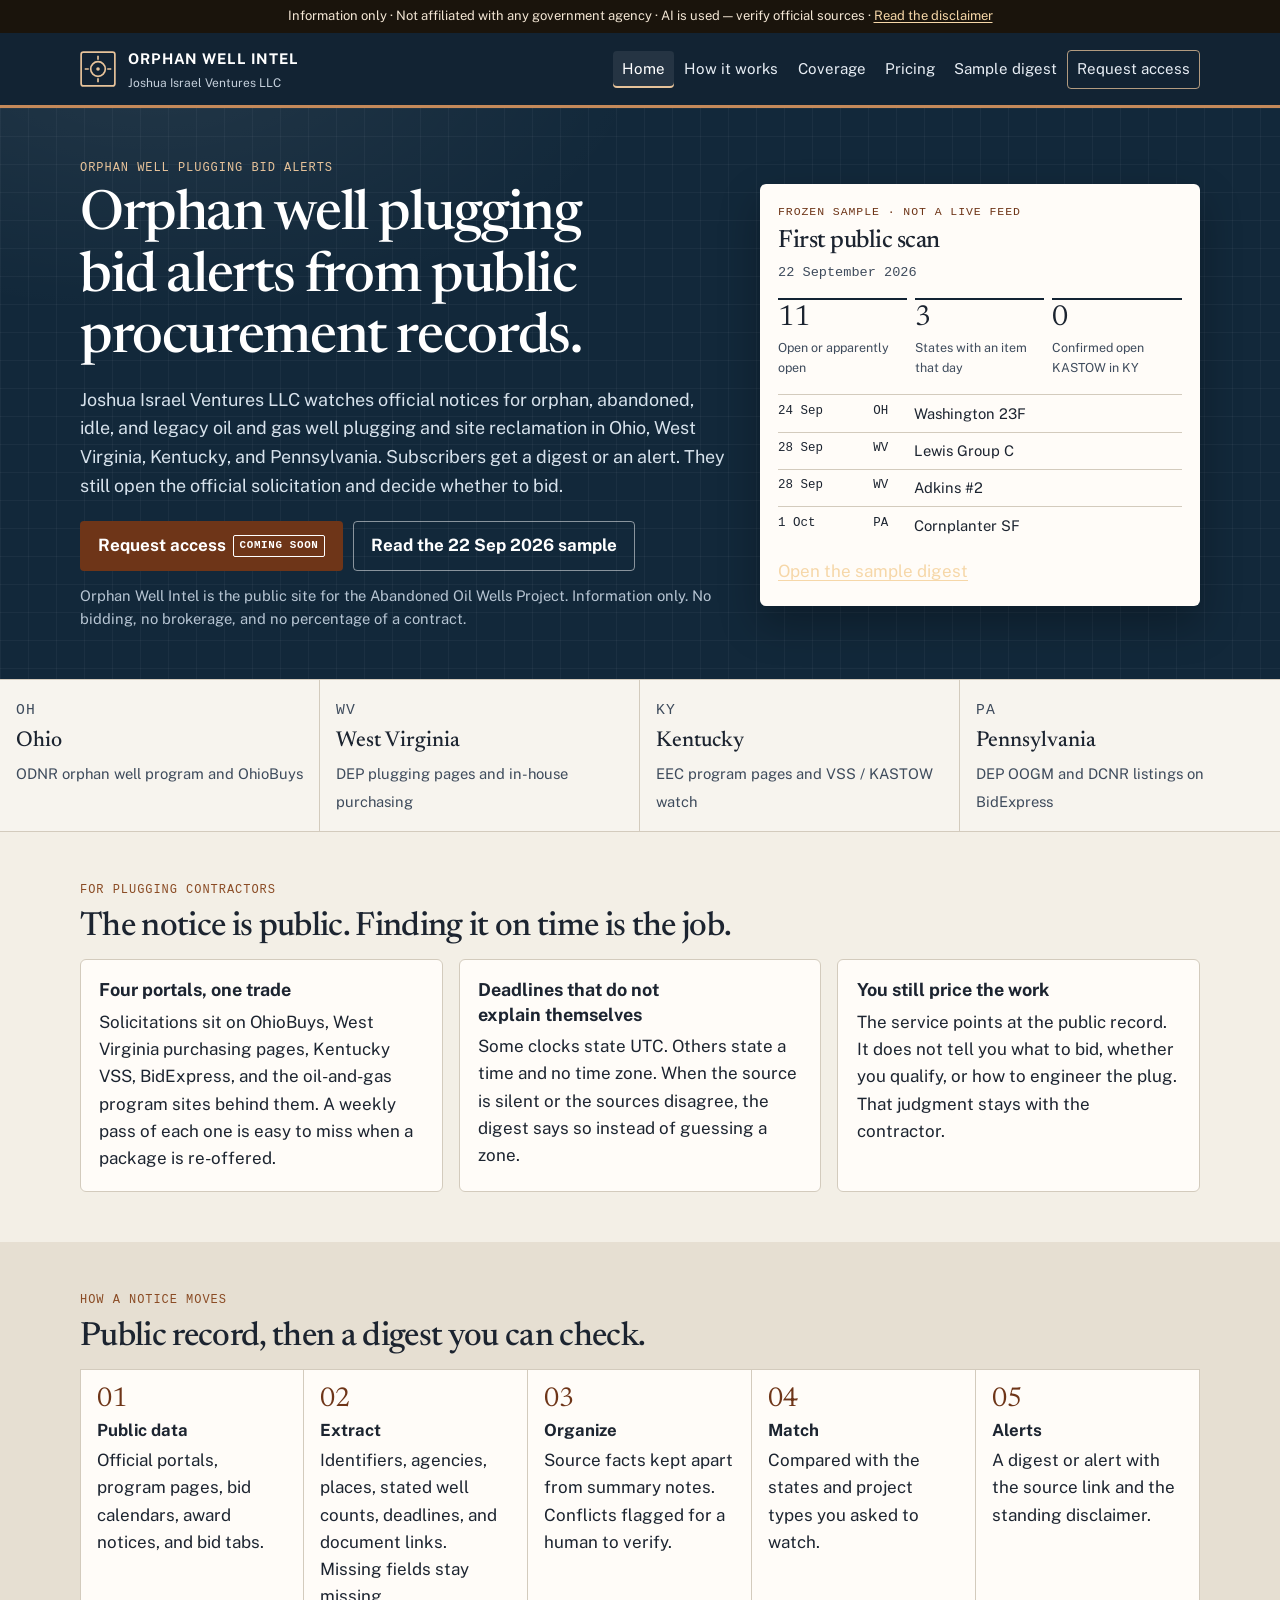
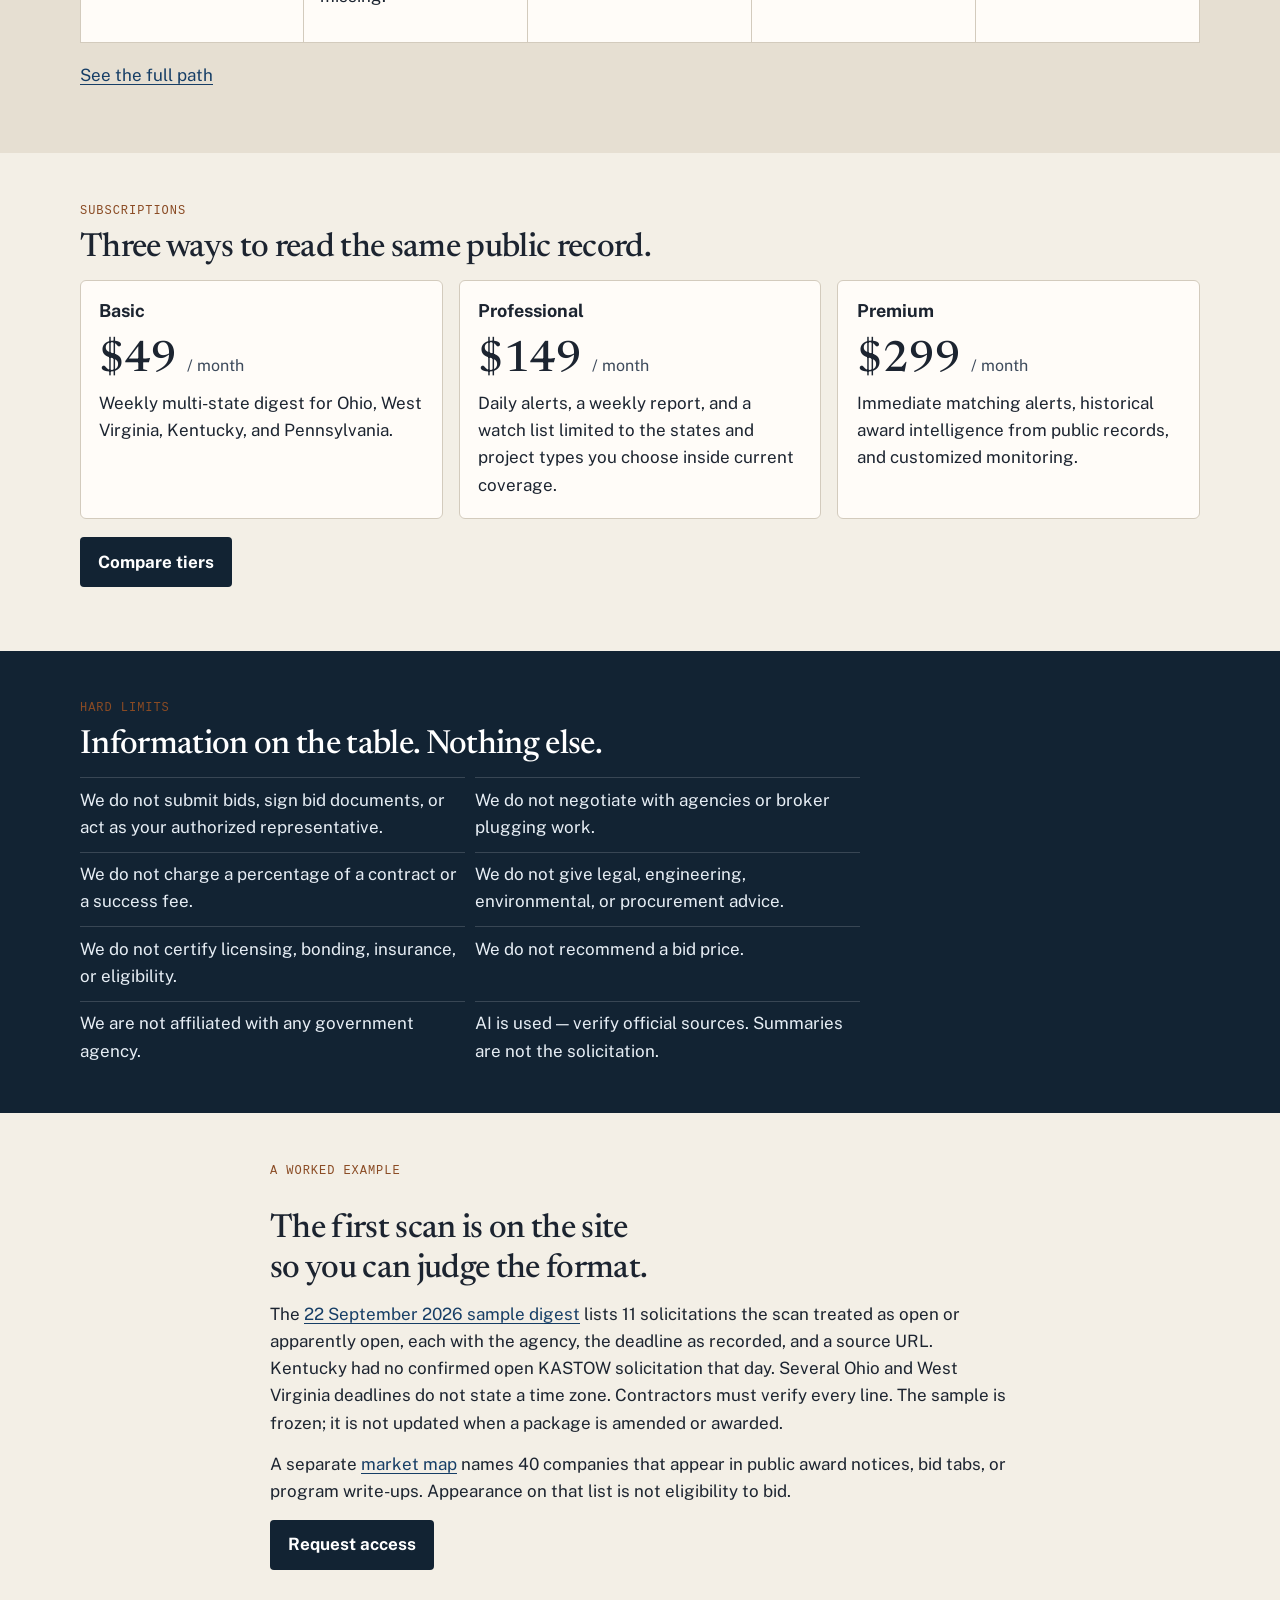
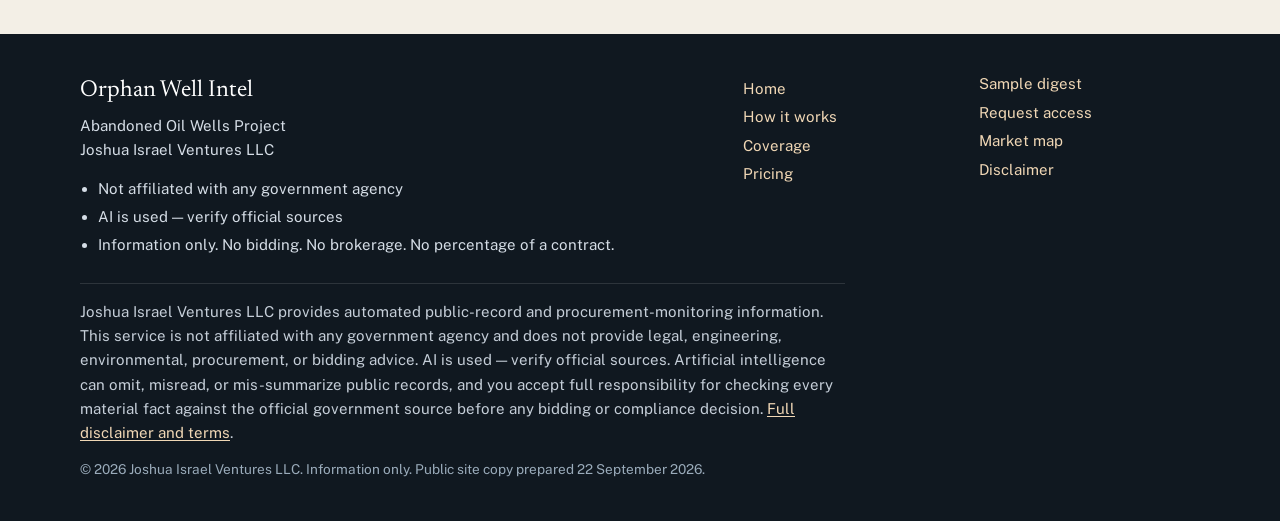
<file: index.html>
<!DOCTYPE html>
<html lang="en">
<head>
  <meta charset="utf-8">
  <meta name="viewport" content="width=device-width, initial-scale=1">
  <title>Orphan Well Plugging Bid Alerts for OH, WV, KY, and PA | Joshua Israel Ventures LLC</title>
  <meta name="description" content="Public digests and alerts for orphan, abandoned, idle, and legacy well plugging and site reclamation in Ohio, West Virginia, Kentucky, and Pennsylvania. Information only. Not a government agency.">
  <link rel="canonical" href="https://joshuaofisrael.github.io/orphan-well-intel/">
  <meta name="robots" content="index, follow">
  <meta name="author" content="Joshua Israel Ventures LLC">
  <meta name="theme-color" content="#122333">
  <meta property="og:title" content="Orphan Well Plugging Bid Alerts for OH, WV, KY, and PA | Joshua Israel Ventures LLC">
  <meta property="og:description" content="Public digests and alerts for orphan, abandoned, idle, and legacy well plugging and site reclamation in Ohio, West Virginia, Kentucky, and Pennsylvania. Information only. Not a government agency.">
  <meta property="og:type" content="website">
  <meta property="og:url" content="https://joshuaofisrael.github.io/orphan-well-intel/">
  <meta property="og:locale" content="en_US">
  <meta property="og:site_name" content="Orphan Well Intel">
  <meta name="twitter:card" content="summary">
  <link rel="icon" href="favicon.svg" type="image/svg+xml">
  <link rel="stylesheet" href="css/styles.css">
  <link rel="preconnect" href="https://fonts.googleapis.com">
  <link rel="preconnect" href="https://fonts.gstatic.com" crossorigin>
  <link href="https://fonts.googleapis.com/css2?family=Newsreader:opsz,wght@6..72,500;6..72,600&amp;family=Public+Sans:wght@400;600;700&amp;display=swap" rel="stylesheet">
  <script type="application/ld+json">{"@context": "https://schema.org", "@type": "WebSite", "name": "Orphan Well Intel", "url": "https://joshuaofisrael.github.io/orphan-well-intel/", "description": "Public-record procurement intelligence for orphan and abandoned well plugging.", "publisher": {"@type": "Organization", "name": "Joshua Israel Ventures LLC", "url": "https://joshuaofisrael.github.io/orphan-well-intel/"}}</script>
</head>
<body>
  <a class="skip" href="#main">Skip to content</a>
  <div class="trust-bar">Information only · Not affiliated with any government agency · AI is used — verify official sources · <a href="disclaimer.html">Read the disclaimer</a></div>
  <header class="site-header">
    <div class="wrap header-row">
      <a class="brand" href="index.html">
        <svg class="brand-mark" viewBox="0 0 32 32" aria-hidden="true">
          <rect x="1" y="1" width="30" height="30" rx="2" fill="none" stroke="currentColor" stroke-width="1.5"/>
          <circle cx="16" cy="16" r="6.5" fill="none" stroke="currentColor" stroke-width="1.5"/>
          <circle cx="16" cy="16" r="1.6" fill="currentColor"/>
          <path d="M16 4.2v3.6M16 24.2V27.8M4.2 16h3.6M24.2 16H27.8" stroke="currentColor" stroke-width="1.5"/>
        </svg>
        <span class="brand-text">
          <span class="brand-name">Orphan Well Intel</span>
          <span class="brand-sub">Joshua Israel Ventures LLC</span>
        </span>
      </a>
      <input id="nav-toggle" class="nav-toggle-input" type="checkbox">
      <label for="nav-toggle" class="nav-toggle"><span class="nav-open-label">Menu</span><span class="nav-close-label">Close</span></label>
      <nav id="site-nav" class="site-nav" aria-label="Primary">
        <ul>
          <li><a href="index.html" aria-current="page">Home</a></li>
<li><a href="how-it-works.html">How it works</a></li>
<li><a href="coverage.html">Coverage</a></li>
<li><a href="pricing.html">Pricing</a></li>
<li><a href="sample-digest.html">Sample digest</a></li>
<li><a href="contact.html" class="nav-cta">Request access</a></li>
        </ul>
      </nav>
    </div>
  </header>
  <main id="main">
    
    <section class="hero">
      <div class="wrap hero-grid">
        <div>
          <p class="kicker">Orphan well plugging bid alerts</p>
          <h1>Orphan well plugging bid alerts from public procurement records.</h1>
          <p class="hero-lead">Joshua Israel Ventures LLC watches official notices for orphan, abandoned, idle, and legacy oil and gas well plugging and site reclamation in Ohio, West Virginia, Kentucky, and Pennsylvania. Subscribers get a digest or an alert. They still open the official solicitation and decide whether to bid.</p>
          <div class="actions">
            <a class="btn" href="contact.html#request-access">Request access <span class="soon">Coming soon</span></a>
            <a class="btn btn-secondary" href="sample-digest.html">Read the 22 Sep 2026 sample</a>
          </div>
          <p class="fine">Orphan Well Intel is the public site for the Abandoned Oil Wells Project. Information only. No bidding, no brokerage, and no percentage of a contract.</p>
        </div>
        <aside class="bulletin" aria-label="Sample scan snapshot">
          <p class="bulletin-kicker">Frozen sample · not a live feed</p>
          <h2>First public scan</h2>
          <p class="bulletin-date">22 September 2026</p>
          <div class="stat-row cols-3">
            <div class="stat"><span class="stat-num">11</span><span class="stat-label">Open or apparently open</span></div>
            <div class="stat"><span class="stat-num">3</span><span class="stat-label">States with an item that day</span></div>
            <div class="stat"><span class="stat-num">0</span><span class="stat-label">Confirmed open KASTOW in KY</span></div>
          </div>
          <ol class="mini-list">
            <li><time datetime="2026-09-24">24 Sep</time><span class="st">OH</span><span>Washington 23F</span></li>
            <li><time datetime="2026-09-28">28 Sep</time><span class="st">WV</span><span>Lewis Group C</span></li>
            <li><time datetime="2026-09-28">28 Sep</time><span class="st">WV</span><span>Adkins #2</span></li>
            <li><time datetime="2026-10-01">1 Oct</time><span class="st">PA</span><span>Cornplanter SF</span></li>
          </ol>
          <p><a href="sample-digest.html">Open the sample digest</a></p>
        </aside>
      </div>
    </section>
    <nav class="state-index" aria-label="Launch states">
      <a href="coverage.html#ohio"><span class="state-code">OH</span><strong>Ohio</strong><span>ODNR orphan well program and OhioBuys</span></a>
      <a href="coverage.html#west-virginia"><span class="state-code">WV</span><strong>West Virginia</strong><span>DEP plugging pages and in-house purchasing</span></a>
      <a href="coverage.html#kentucky"><span class="state-code">KY</span><strong>Kentucky</strong><span>EEC program pages and VSS / KASTOW watch</span></a>
      <a href="coverage.html#pennsylvania"><span class="state-code">PA</span><strong>Pennsylvania</strong><span>DEP OOGM and DCNR listings on BidExpress</span></a>
    </nav>
    <section class="section">
      <div class="wrap">
        <p class="kicker">For plugging contractors</p>
        <h2>The notice is public. Finding it on time is the job.</h2>
        <div class="grid-3">
          <article class="card">
            <h3>Four portals, one trade</h3>
            <p>Solicitations sit on OhioBuys, West Virginia purchasing pages, Kentucky VSS, BidExpress, and the oil-and-gas program sites behind them. A weekly pass of each one is easy to miss when a package is re-offered.</p>
          </article>
          <article class="card">
            <h3>Deadlines that do not explain themselves</h3>
            <p>Some clocks state UTC. Others state a time and no time zone. When the source is silent or the sources disagree, the digest says so instead of guessing a zone.</p>
          </article>
          <article class="card">
            <h3>You still price the work</h3>
            <p>The service points at the public record. It does not tell you what to bid, whether you qualify, or how to engineer the plug. That judgment stays with the contractor.</p>
          </article>
        </div>
      </div>
    </section>
    <section class="section section-alt">
      <div class="wrap">
        <p class="kicker">How a notice moves</p>
        <h2>Public record, then a digest you can check.</h2>
        <ol class="steps">
          <li><span class="step-num">01</span><h3>Public data</h3><p>Official portals, program pages, bid calendars, award notices, and bid tabs.</p></li>
          <li><span class="step-num">02</span><h3>Extract</h3><p>Identifiers, agencies, places, stated well counts, deadlines, and document links. Missing fields stay missing.</p></li>
          <li><span class="step-num">03</span><h3>Organize</h3><p>Source facts kept apart from summary notes. Conflicts flagged for a human to verify.</p></li>
          <li><span class="step-num">04</span><h3>Match</h3><p>Compared with the states and project types you asked to watch.</p></li>
          <li><span class="step-num">05</span><h3>Alerts</h3><p>A digest or alert with the source link and the standing disclaimer.</p></li>
        </ol>
        <p class="section-follow"><a href="how-it-works.html">See the full path</a></p>
      </div>
    </section>
    <section class="section">
      <div class="wrap">
        <p class="kicker">Subscriptions</p>
        <h2>Three ways to read the same public record.</h2>
        <div class="grid-3">
          <article class="tier">
            <h3>Basic</h3>
            <p class="price">$49 <span>/ month</span></p>
            <p>Weekly multi-state digest for Ohio, West Virginia, Kentucky, and Pennsylvania.</p>
          </article>
          <article class="tier">
            <h3>Professional</h3>
            <p class="price">$149 <span>/ month</span></p>
            <p>Daily alerts, a weekly report, and a watch list limited to the states and project types you choose inside current coverage.</p>
          </article>
          <article class="tier">
            <h3>Premium</h3>
            <p class="price">$299 <span>/ month</span></p>
            <p>Immediate matching alerts, historical award intelligence from public records, and customized monitoring.</p>
          </article>
        </div>
        <p class="section-follow"><a class="btn btn-dark" href="pricing.html">Compare tiers</a></p>
      </div>
    </section>
    <section class="band">
      <div class="wrap">
        <p class="kicker">Hard limits</p>
        <h2>Information on the table. Nothing else.</h2>
        <ul class="limit-list">
          <li>We do not submit bids, sign bid documents, or act as your authorized representative.</li>
          <li>We do not negotiate with agencies or broker plugging work.</li>
          <li>We do not charge a percentage of a contract or a success fee.</li>
          <li>We do not give legal, engineering, environmental, or procurement advice.</li>
          <li>We do not certify licensing, bonding, insurance, or eligibility.</li>
          <li>We do not recommend a bid price.</li>
          <li>We are not affiliated with any government agency.</li>
          <li>AI is used — verify official sources. Summaries are not the solicitation.</li>
        </ul>
      </div>
    </section>
    <section class="section">
      <div class="wrap prose">
        <p class="kicker">A worked example</p>
        <h2>The first scan is on the site so you can judge the format.</h2>
        <p>The <a href="sample-digest.html">22 September 2026 sample digest</a> lists 11 solicitations the scan treated as open or apparently open, each with the agency, the deadline as recorded, and a source URL. Kentucky had no confirmed open KASTOW solicitation that day. Several Ohio and West Virginia deadlines do not state a time zone. Contractors must verify every line. The sample is frozen; it is not updated when a package is amended or awarded.</p>
        <p>A separate <a href="market-map.html">market map</a> names 40 companies that appear in public award notices, bid tabs, or program write-ups. Appearance on that list is not eligibility to bid.</p>
        <p><a class="btn btn-dark" href="contact.html#request-access">Request access</a></p>
      </div>
    </section>
    
  </main>
  <footer class="site-footer">
    <div class="wrap footer-grid">
      <div>
        <p class="footer-brand">Orphan Well Intel</p>
        <p>Abandoned Oil Wells Project<br>Joshua Israel Ventures LLC</p>
        <ul class="footer-trust">
          <li>Not affiliated with any government agency</li>
          <li>AI is used — verify official sources</li>
          <li>Information only. No bidding. No brokerage. No percentage of a contract.</li>
        </ul>
      </div>
      <nav aria-label="Footer">
        <ul class="footer-links">
          <li><a href="index.html">Home</a></li>
<li><a href="how-it-works.html">How it works</a></li>
<li><a href="coverage.html">Coverage</a></li>
<li><a href="pricing.html">Pricing</a></li>
<li><a href="sample-digest.html">Sample digest</a></li>
<li><a href="contact.html">Request access</a></li>
<li><a href="market-map.html">Market map</a></li>
<li><a href="disclaimer.html">Disclaimer</a></li>
        </ul>
      </nav>
    </div>
    <div class="wrap">
      <p class="footer-disclaimer">Joshua Israel Ventures LLC provides automated public-record and procurement-monitoring information. This service is not affiliated with any government agency and does not provide legal, engineering, environmental, procurement, or bidding advice. AI is used — verify official sources. Artificial intelligence can omit, misread, or mis-summarize public records, and you accept full responsibility for checking every material fact against the official government source before any bidding or compliance decision. <a href="disclaimer.html">Full disclaimer and terms</a>.</p>
      <p class="footer-meta">© 2026 Joshua Israel Ventures LLC. Information only. Public site copy prepared 22 September 2026.</p>
    </div>
  </footer>
  <script src="js/main.js"></script>
</body>
</html>
</file>
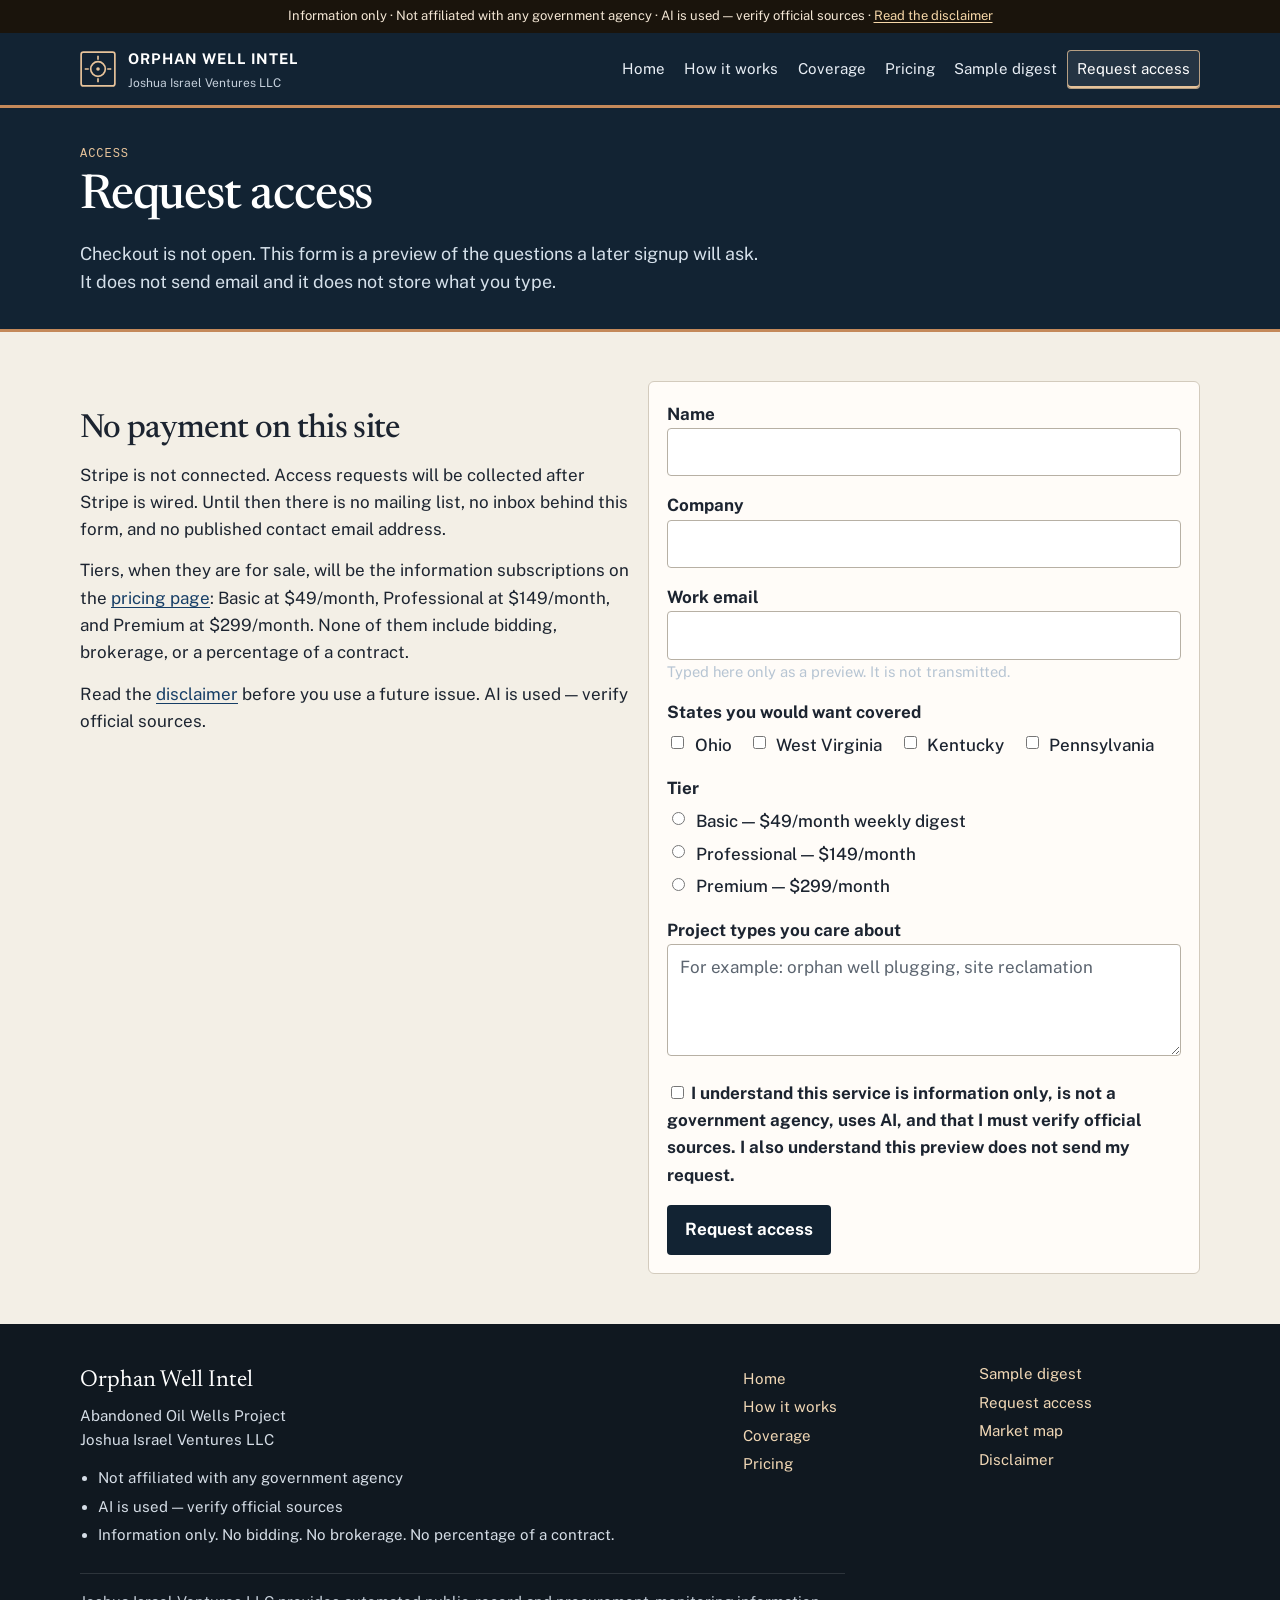
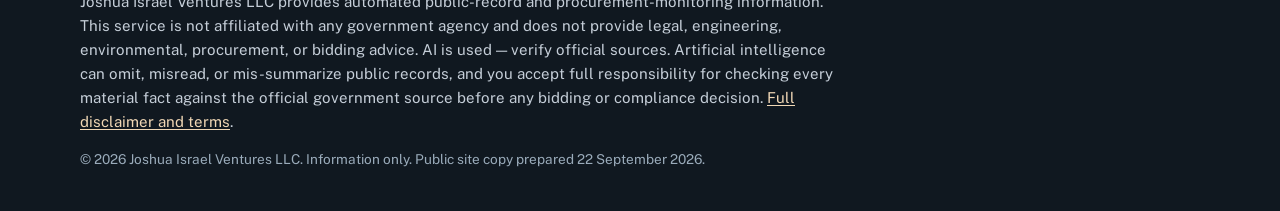
<file: contact.html>
<!DOCTYPE html>
<html lang="en">
<head>
  <meta charset="utf-8">
  <meta name="viewport" content="width=device-width, initial-scale=1">
  <title>Request access | Orphan Well Intel</title>
  <meta name="description" content="Request access to orphan well procurement digests. The form is a stub: Stripe is not connected, and no message is sent or stored.">
  <link rel="canonical" href="https://joshuaofisrael.github.io/orphan-well-intel/contact.html">
  <meta name="robots" content="index, follow">
  <meta name="author" content="Joshua Israel Ventures LLC">
  <meta name="theme-color" content="#122333">
  <meta property="og:title" content="Request access | Orphan Well Intel">
  <meta property="og:description" content="Request access to orphan well procurement digests. The form is a stub: Stripe is not connected, and no message is sent or stored.">
  <meta property="og:type" content="website">
  <meta property="og:url" content="https://joshuaofisrael.github.io/orphan-well-intel/contact.html">
  <meta property="og:locale" content="en_US">
  <meta property="og:site_name" content="Orphan Well Intel">
  <meta name="twitter:card" content="summary">
  <link rel="icon" href="favicon.svg" type="image/svg+xml">
  <link rel="stylesheet" href="css/styles.css">
  <link rel="preconnect" href="https://fonts.googleapis.com">
  <link rel="preconnect" href="https://fonts.gstatic.com" crossorigin>
  <link href="https://fonts.googleapis.com/css2?family=Newsreader:opsz,wght@6..72,500;6..72,600&amp;family=Public+Sans:wght@400;600;700&amp;display=swap" rel="stylesheet">
  
</head>
<body>
  <a class="skip" href="#main">Skip to content</a>
  <div class="trust-bar">Information only · Not affiliated with any government agency · AI is used — verify official sources · <a href="disclaimer.html">Read the disclaimer</a></div>
  <header class="site-header">
    <div class="wrap header-row">
      <a class="brand" href="index.html">
        <svg class="brand-mark" viewBox="0 0 32 32" aria-hidden="true">
          <rect x="1" y="1" width="30" height="30" rx="2" fill="none" stroke="currentColor" stroke-width="1.5"/>
          <circle cx="16" cy="16" r="6.5" fill="none" stroke="currentColor" stroke-width="1.5"/>
          <circle cx="16" cy="16" r="1.6" fill="currentColor"/>
          <path d="M16 4.2v3.6M16 24.2V27.8M4.2 16h3.6M24.2 16H27.8" stroke="currentColor" stroke-width="1.5"/>
        </svg>
        <span class="brand-text">
          <span class="brand-name">Orphan Well Intel</span>
          <span class="brand-sub">Joshua Israel Ventures LLC</span>
        </span>
      </a>
      <input id="nav-toggle" class="nav-toggle-input" type="checkbox">
      <label for="nav-toggle" class="nav-toggle"><span class="nav-open-label">Menu</span><span class="nav-close-label">Close</span></label>
      <nav id="site-nav" class="site-nav" aria-label="Primary">
        <ul>
          <li><a href="index.html">Home</a></li>
<li><a href="how-it-works.html">How it works</a></li>
<li><a href="coverage.html">Coverage</a></li>
<li><a href="pricing.html">Pricing</a></li>
<li><a href="sample-digest.html">Sample digest</a></li>
<li><a href="contact.html" class="nav-cta" aria-current="page">Request access</a></li>
        </ul>
      </nav>
    </div>
  </header>
  <main id="main">
    
    <header class="page-hero">
      <div class="wrap">
        <p class="kicker">Access</p>
        <h1>Request access</h1>
        <p class="lede">Checkout is not open. This form is a preview of the questions a later signup will ask. It does not send email and it does not store what you type.</p>
      </div>
    </header>
    
    <section class="section">
      <div class="wrap">
        <div class="grid-2">
          <div class="prose">
            <h2>No payment on this site</h2>
            <p>Stripe is not connected. Access requests will be collected after Stripe is wired. Until then there is no mailing list, no inbox behind this form, and no published contact email address.</p>
            <p>Tiers, when they are for sale, will be the information subscriptions on the <a href="pricing.html">pricing page</a>: Basic at $49/month, Professional at $149/month, and Premium at $299/month. None of them include bidding, brokerage, or a percentage of a contract.</p>
            <p>Read the <a href="disclaimer.html">disclaimer</a> before you use a future issue. AI is used — verify official sources.</p>
          </div>
          <form id="access-form" class="form-card" action="contact.html" method="post" autocomplete="off" onsubmit="return false;">
            <div id="request-access" class="form-row">
              <label for="person-name">Name</label>
              <input id="person-name" type="text" autocomplete="off">
            </div>
            <div class="form-row">
              <label for="company">Company</label>
              <input id="company" type="text" autocomplete="off">
            </div>
            <div class="form-row">
              <label for="work-email">Work email</label>
              <input id="work-email" type="text" inputmode="email" autocomplete="off" aria-describedby="email-note">
              <p id="email-note" class="fine">Typed here only as a preview. It is not transmitted.</p>
            </div>
            <fieldset class="form-row">
              <legend>States you would want covered</legend>
              <div class="checks">
                <label><input type="checkbox" value="OH"> Ohio</label>
                <label><input type="checkbox" value="WV"> West Virginia</label>
                <label><input type="checkbox" value="KY"> Kentucky</label>
                <label><input type="checkbox" value="PA"> Pennsylvania</label>
              </div>
            </fieldset>
            <fieldset class="form-row">
              <legend>Tier</legend>
              <div class="radios">
                <label><input type="radio" name="tier-preview" value="basic"> Basic — $49/month weekly digest</label>
                <label><input type="radio" name="tier-preview" value="professional"> Professional — $149/month</label>
                <label><input type="radio" name="tier-preview" value="premium"> Premium — $299/month</label>
              </div>
            </fieldset>
            <div class="form-row">
              <label for="types">Project types you care about</label>
              <textarea id="types" placeholder="For example: orphan well plugging, site reclamation"></textarea>
            </div>
            <div class="form-row ack">
              <label for="ack"><input id="ack" type="checkbox"> I understand this service is information only, is not a government agency, uses AI, and that I must verify official sources. I also understand this preview does not send my request.</label>
            </div>
            <button type="button" class="btn btn-dark" id="access-submit">Request access</button>
            <p id="form-result" class="form-result" role="status" hidden></p>
            <noscript>
              <p>JavaScript is off, so this preview button cannot run. There is still no email address on this site. Access requests will be collected after Stripe is connected.</p>
            </noscript>
          </form>
        </div>
      </div>
    </section>
    
  </main>
  <footer class="site-footer">
    <div class="wrap footer-grid">
      <div>
        <p class="footer-brand">Orphan Well Intel</p>
        <p>Abandoned Oil Wells Project<br>Joshua Israel Ventures LLC</p>
        <ul class="footer-trust">
          <li>Not affiliated with any government agency</li>
          <li>AI is used — verify official sources</li>
          <li>Information only. No bidding. No brokerage. No percentage of a contract.</li>
        </ul>
      </div>
      <nav aria-label="Footer">
        <ul class="footer-links">
          <li><a href="index.html">Home</a></li>
<li><a href="how-it-works.html">How it works</a></li>
<li><a href="coverage.html">Coverage</a></li>
<li><a href="pricing.html">Pricing</a></li>
<li><a href="sample-digest.html">Sample digest</a></li>
<li><a href="contact.html">Request access</a></li>
<li><a href="market-map.html">Market map</a></li>
<li><a href="disclaimer.html">Disclaimer</a></li>
        </ul>
      </nav>
    </div>
    <div class="wrap">
      <p class="footer-disclaimer">Joshua Israel Ventures LLC provides automated public-record and procurement-monitoring information. This service is not affiliated with any government agency and does not provide legal, engineering, environmental, procurement, or bidding advice. AI is used — verify official sources. Artificial intelligence can omit, misread, or mis-summarize public records, and you accept full responsibility for checking every material fact against the official government source before any bidding or compliance decision. <a href="disclaimer.html">Full disclaimer and terms</a>.</p>
      <p class="footer-meta">© 2026 Joshua Israel Ventures LLC. Information only. Public site copy prepared 22 September 2026.</p>
    </div>
  </footer>
  <script src="js/main.js"></script>
</body>
</html>
</file>
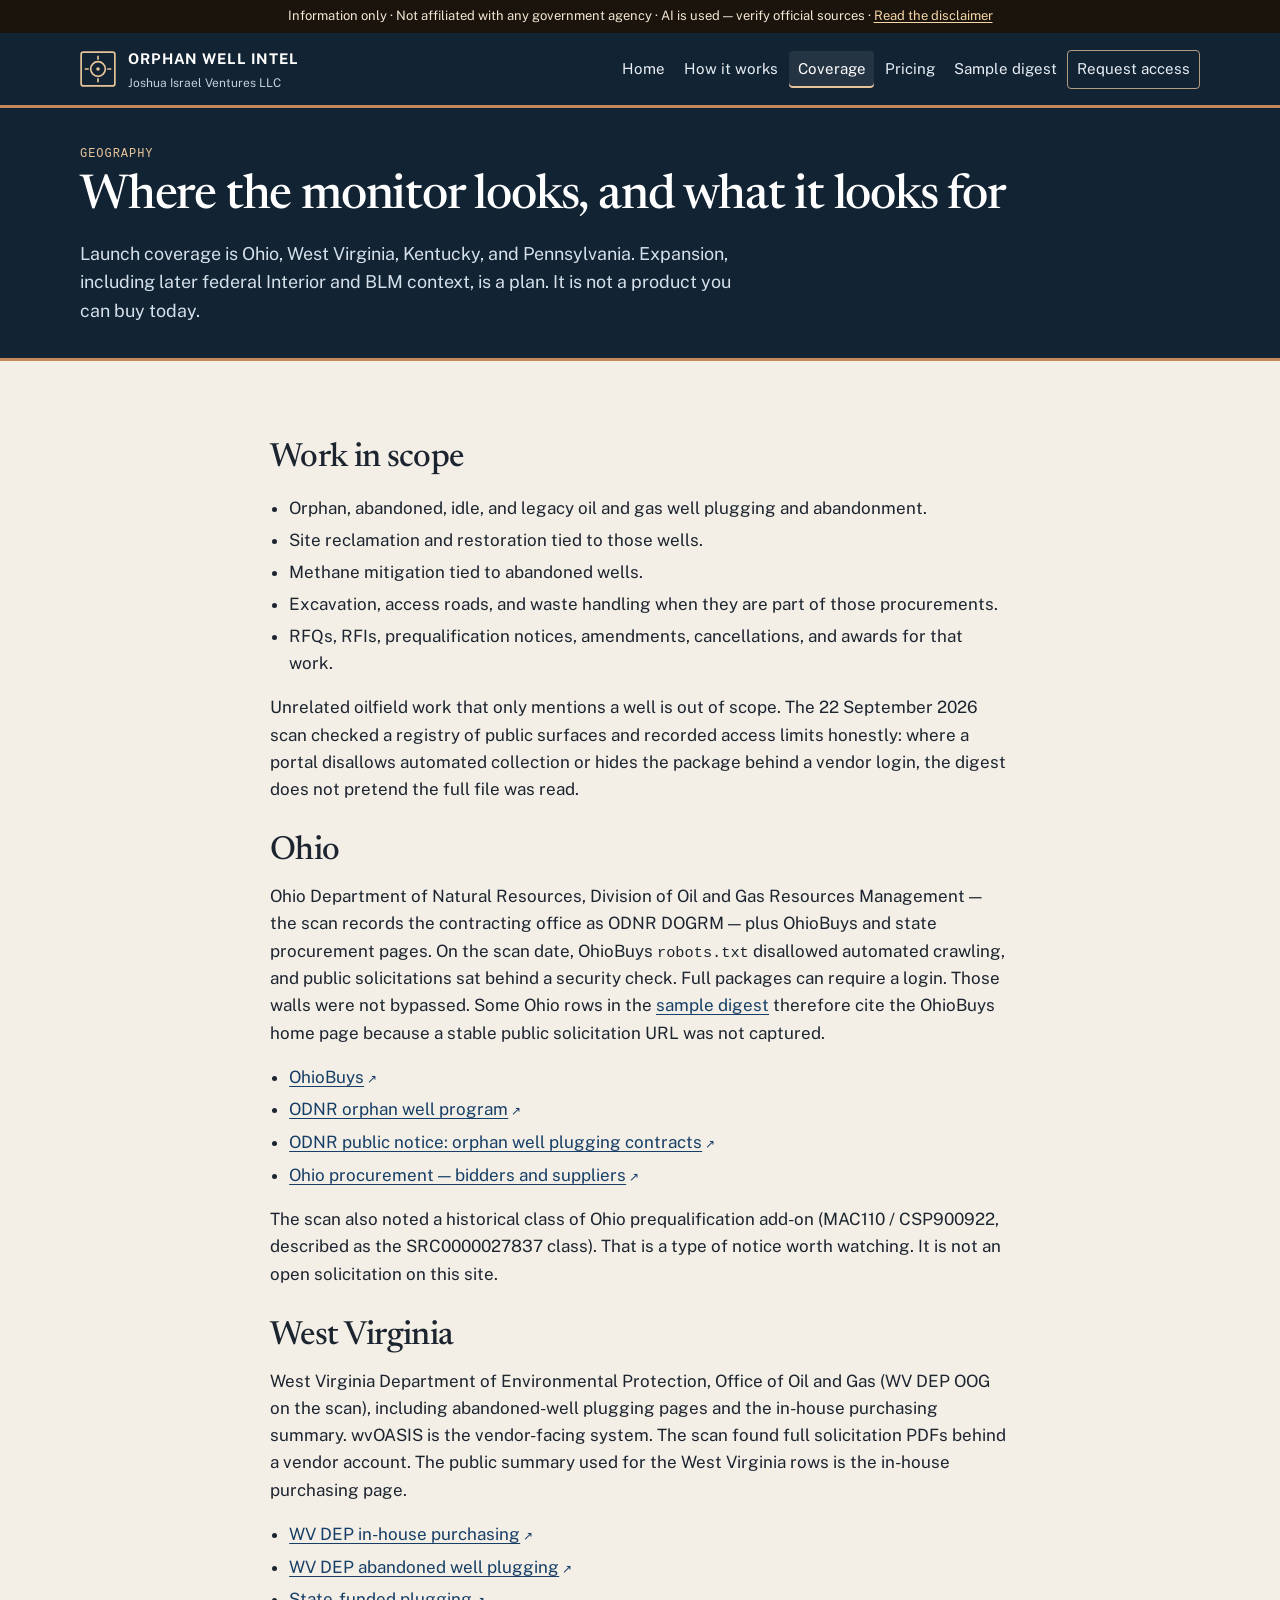
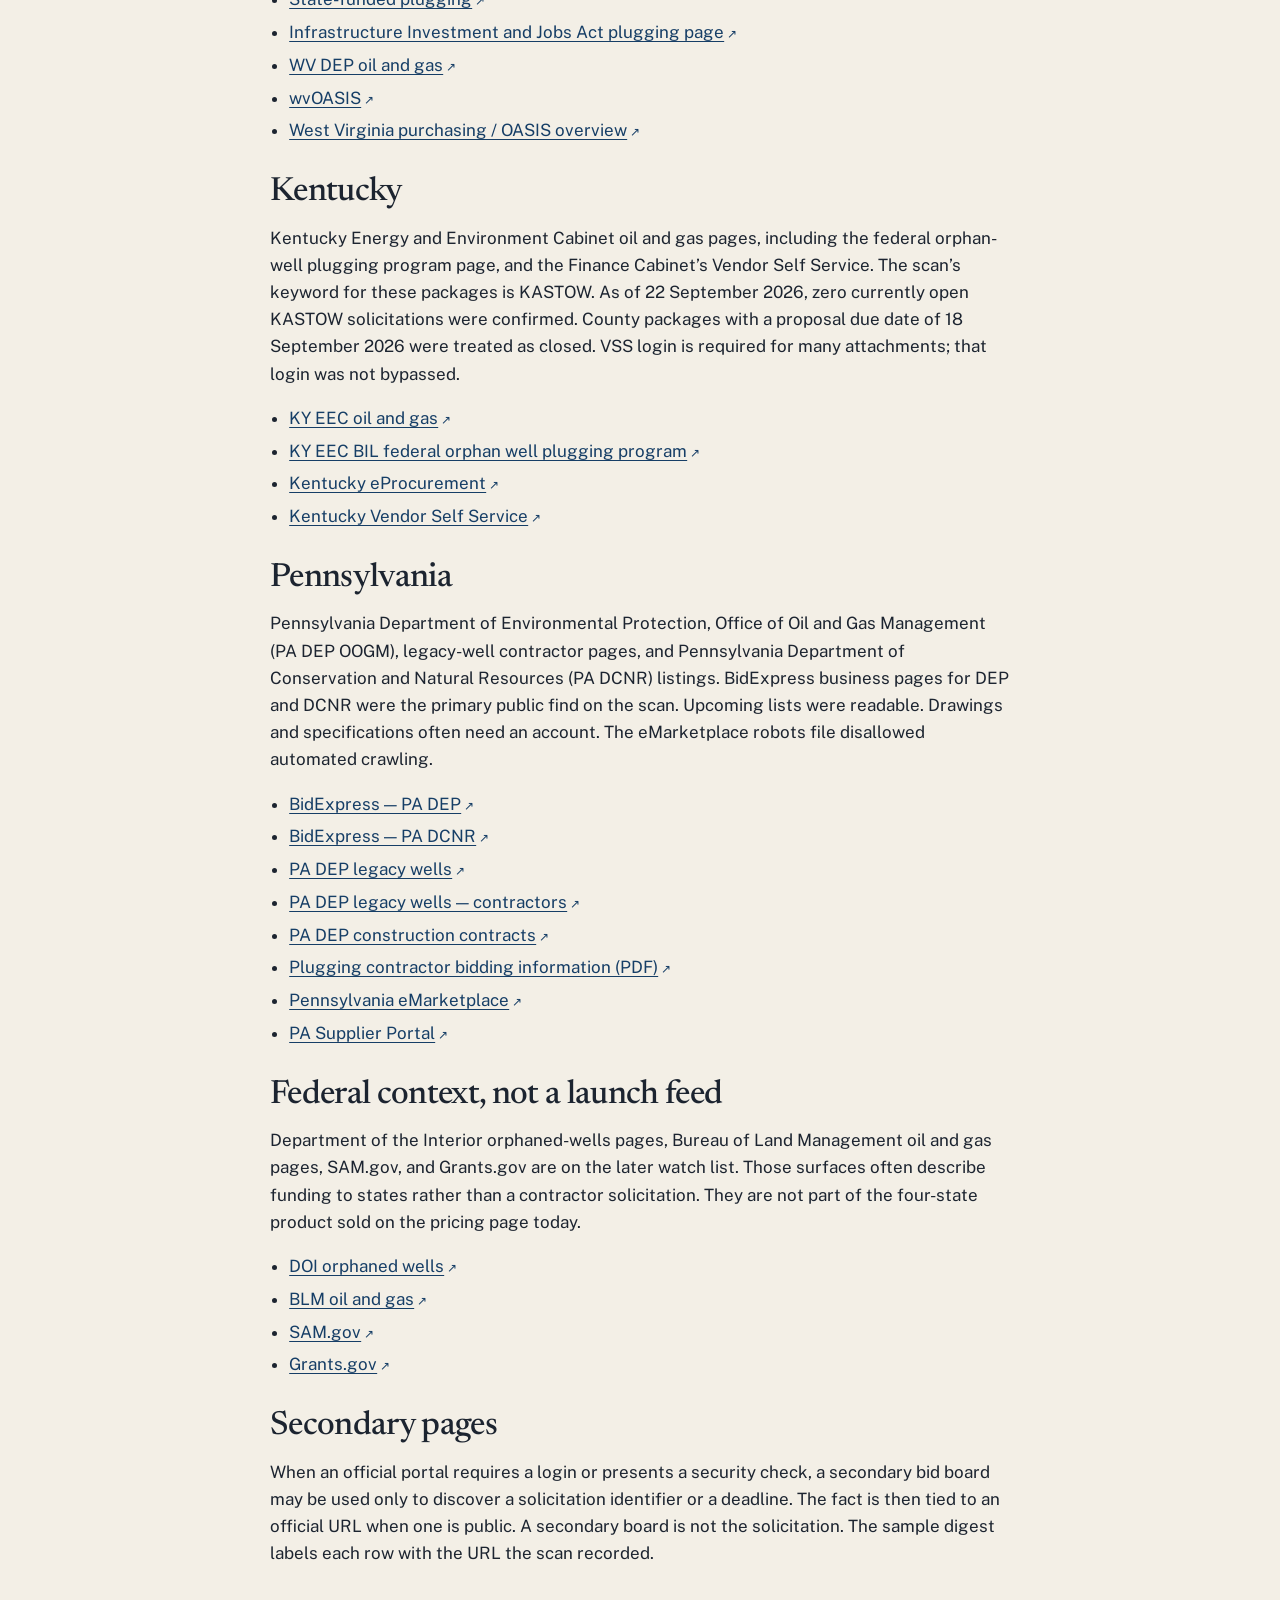
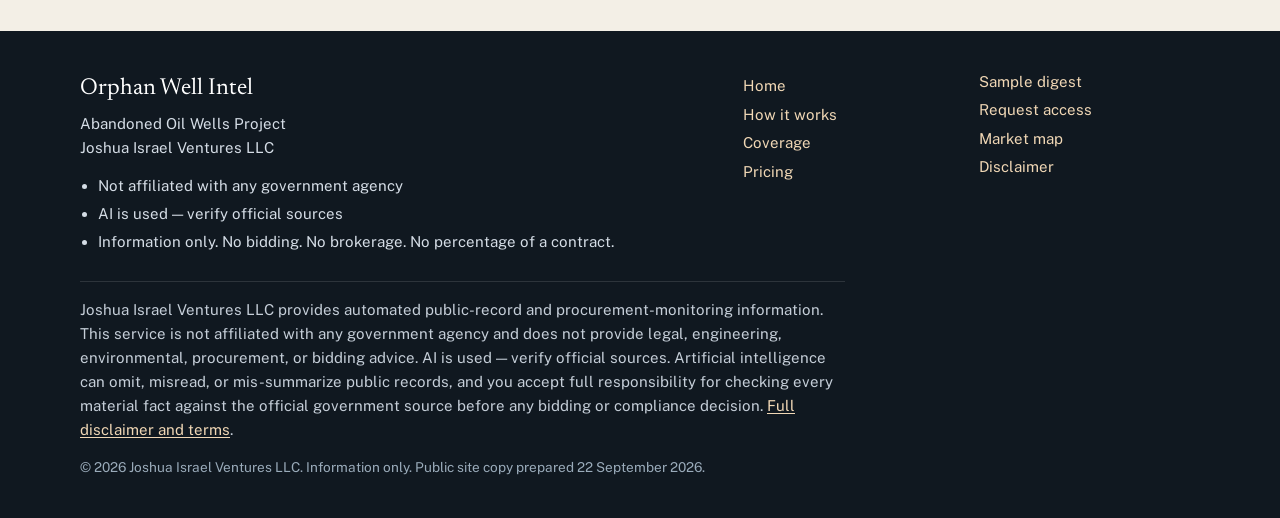
<file: coverage.html>
<!DOCTYPE html>
<html lang="en">
<head>
  <meta charset="utf-8">
  <meta name="viewport" content="width=device-width, initial-scale=1">
  <title>Coverage: Ohio, West Virginia, Kentucky, and Pennsylvania | Orphan Well Intel</title>
  <meta name="description" content="What the orphan-well procurement monitor checks in OH, WV, KY, and PA: plugging, reclamation, amendments, and awards from public agency sources.">
  <link rel="canonical" href="https://joshuaofisrael.github.io/orphan-well-intel/coverage.html">
  <meta name="robots" content="index, follow">
  <meta name="author" content="Joshua Israel Ventures LLC">
  <meta name="theme-color" content="#122333">
  <meta property="og:title" content="Coverage: Ohio, West Virginia, Kentucky, and Pennsylvania | Orphan Well Intel">
  <meta property="og:description" content="What the orphan-well procurement monitor checks in OH, WV, KY, and PA: plugging, reclamation, amendments, and awards from public agency sources.">
  <meta property="og:type" content="website">
  <meta property="og:url" content="https://joshuaofisrael.github.io/orphan-well-intel/coverage.html">
  <meta property="og:locale" content="en_US">
  <meta property="og:site_name" content="Orphan Well Intel">
  <meta name="twitter:card" content="summary">
  <link rel="icon" href="favicon.svg" type="image/svg+xml">
  <link rel="stylesheet" href="css/styles.css">
  <link rel="preconnect" href="https://fonts.googleapis.com">
  <link rel="preconnect" href="https://fonts.gstatic.com" crossorigin>
  <link href="https://fonts.googleapis.com/css2?family=Newsreader:opsz,wght@6..72,500;6..72,600&amp;family=Public+Sans:wght@400;600;700&amp;display=swap" rel="stylesheet">
  
</head>
<body>
  <a class="skip" href="#main">Skip to content</a>
  <div class="trust-bar">Information only · Not affiliated with any government agency · AI is used — verify official sources · <a href="disclaimer.html">Read the disclaimer</a></div>
  <header class="site-header">
    <div class="wrap header-row">
      <a class="brand" href="index.html">
        <svg class="brand-mark" viewBox="0 0 32 32" aria-hidden="true">
          <rect x="1" y="1" width="30" height="30" rx="2" fill="none" stroke="currentColor" stroke-width="1.5"/>
          <circle cx="16" cy="16" r="6.5" fill="none" stroke="currentColor" stroke-width="1.5"/>
          <circle cx="16" cy="16" r="1.6" fill="currentColor"/>
          <path d="M16 4.2v3.6M16 24.2V27.8M4.2 16h3.6M24.2 16H27.8" stroke="currentColor" stroke-width="1.5"/>
        </svg>
        <span class="brand-text">
          <span class="brand-name">Orphan Well Intel</span>
          <span class="brand-sub">Joshua Israel Ventures LLC</span>
        </span>
      </a>
      <input id="nav-toggle" class="nav-toggle-input" type="checkbox">
      <label for="nav-toggle" class="nav-toggle"><span class="nav-open-label">Menu</span><span class="nav-close-label">Close</span></label>
      <nav id="site-nav" class="site-nav" aria-label="Primary">
        <ul>
          <li><a href="index.html">Home</a></li>
<li><a href="how-it-works.html">How it works</a></li>
<li><a href="coverage.html" aria-current="page">Coverage</a></li>
<li><a href="pricing.html">Pricing</a></li>
<li><a href="sample-digest.html">Sample digest</a></li>
<li><a href="contact.html" class="nav-cta">Request access</a></li>
        </ul>
      </nav>
    </div>
  </header>
  <main id="main">
    
    <header class="page-hero">
      <div class="wrap">
        <p class="kicker">Geography</p>
        <h1>Where the monitor looks, and what it looks for</h1>
        <p class="lede">Launch coverage is Ohio, West Virginia, Kentucky, and Pennsylvania. Expansion, including later federal Interior and BLM context, is a plan. It is not a product you can buy today.</p>
      </div>
    </header>
    
    <section class="section">
      <div class="wrap prose">
        <h2 id="what-we-monitor">Work in scope</h2>
        <ul>
          <li>Orphan, abandoned, idle, and legacy oil and gas well plugging and abandonment.</li>
          <li>Site reclamation and restoration tied to those wells.</li>
          <li>Methane mitigation tied to abandoned wells.</li>
          <li>Excavation, access roads, and waste handling when they are part of those procurements.</li>
          <li>RFQs, RFIs, prequalification notices, amendments, cancellations, and awards for that work.</li>
        </ul>
        <p>Unrelated oilfield work that only mentions a well is out of scope. The 22 September 2026 scan checked a registry of public surfaces and recorded access limits honestly: where a portal disallows automated collection or hides the package behind a vendor login, the digest does not pretend the full file was read.</p>
        <h2 id="ohio">Ohio</h2>
        <p>Ohio Department of Natural Resources, Division of Oil and Gas Resources Management — the scan records the contracting office as ODNR DOGRM — plus OhioBuys and state procurement pages. On the scan date, OhioBuys <code>robots.txt</code> disallowed automated crawling, and public solicitations sat behind a security check. Full packages can require a login. Those walls were not bypassed. Some Ohio rows in the <a href="sample-digest.html">sample digest</a> therefore cite the OhioBuys home page because a stable public solicitation URL was not captured.</p>
        <ul class="source-list">
          <li><a href="https://ohiobuys.ohio.gov/" target="_blank" rel="noopener noreferrer">OhioBuys<span class="sr-only"> (opens in a new tab)</span></a></li>
          <li><a href="https://ohiodnr.gov/business-and-industry/energy-resources/oil-and-gas-wells/orphan-well-program" target="_blank" rel="noopener noreferrer">ODNR orphan well program<span class="sr-only"> (opens in a new tab)</span></a></li>
          <li><a href="https://ohiodnr.gov/business-and-industry/business-opportunities/public-notice-orphan-well-plugging-contracts" target="_blank" rel="noopener noreferrer">ODNR public notice: orphan well plugging contracts<span class="sr-only"> (opens in a new tab)</span></a></li>
          <li><a href="https://procure.ohio.gov/bidders-and-suppliers" target="_blank" rel="noopener noreferrer">Ohio procurement — bidders and suppliers<span class="sr-only"> (opens in a new tab)</span></a></li>
        </ul>
        <p>The scan also noted a historical class of Ohio prequalification add-on (MAC110 / CSP900922, described as the SRC0000027837 class). That is a type of notice worth watching. It is not an open solicitation on this site.</p>
        <h2 id="west-virginia">West Virginia</h2>
        <p>West Virginia Department of Environmental Protection, Office of Oil and Gas (WV DEP OOG on the scan), including abandoned-well plugging pages and the in-house purchasing summary. wvOASIS is the vendor-facing system. The scan found full solicitation PDFs behind a vendor account. The public summary used for the West Virginia rows is the in-house purchasing page.</p>
        <ul class="source-list">
          <li><a href="https://dep.wv.gov/bto/IHP/Pages/default.aspx" target="_blank" rel="noopener noreferrer">WV DEP in-house purchasing<span class="sr-only"> (opens in a new tab)</span></a></li>
          <li><a href="https://dep.wv.gov/oil-and-gas/abandoned-well-plugging/Pages/default.aspx" target="_blank" rel="noopener noreferrer">WV DEP abandoned well plugging<span class="sr-only"> (opens in a new tab)</span></a></li>
          <li><a href="https://dep.wv.gov/oil-and-gas/abandoned-well-plugging/state-funded-plugging/Pages/default.aspx" target="_blank" rel="noopener noreferrer">State-funded plugging<span class="sr-only"> (opens in a new tab)</span></a></li>
          <li><a href="https://dep.wv.gov/oil-and-gas/abandoned-well-plugging/infrastructure-investment-jobs-act/Pages/default.aspx" target="_blank" rel="noopener noreferrer">Infrastructure Investment and Jobs Act plugging page<span class="sr-only"> (opens in a new tab)</span></a></li>
          <li><a href="https://dep.wv.gov/oil-and-gas/Pages/default.aspx" target="_blank" rel="noopener noreferrer">WV DEP oil and gas<span class="sr-only"> (opens in a new tab)</span></a></li>
          <li><a href="https://www.wvoasis.gov/" target="_blank" rel="noopener noreferrer">wvOASIS<span class="sr-only"> (opens in a new tab)</span></a></li>
          <li><a href="https://www.state.wv.us/admin/purchase/oasis.html" target="_blank" rel="noopener noreferrer">West Virginia purchasing / OASIS overview<span class="sr-only"> (opens in a new tab)</span></a></li>
        </ul>
        <h2 id="kentucky">Kentucky</h2>
        <p>Kentucky Energy and Environment Cabinet oil and gas pages, including the federal orphan-well plugging program page, and the Finance Cabinet’s Vendor Self Service. The scan’s keyword for these packages is KASTOW. As of 22 September 2026, zero currently open KASTOW solicitations were confirmed. County packages with a proposal due date of 18 September 2026 were treated as closed. VSS login is required for many attachments; that login was not bypassed.</p>
        <ul class="source-list">
          <li><a href="https://eec.ky.gov/Natural-Resources/Oil-and-Gas/Pages/default.aspx" target="_blank" rel="noopener noreferrer">KY EEC oil and gas<span class="sr-only"> (opens in a new tab)</span></a></li>
          <li><a href="https://eec.ky.gov/Natural-Resources/Oil-and-Gas/Pages/BIL-Federal-Orphan-Well-Plugging-Program.aspx" target="_blank" rel="noopener noreferrer">KY EEC BIL federal orphan well plugging program<span class="sr-only"> (opens in a new tab)</span></a></li>
          <li><a href="https://finance.ky.gov/eProcurement/Pages/default.aspx" target="_blank" rel="noopener noreferrer">Kentucky eProcurement<span class="sr-only"> (opens in a new tab)</span></a></li>
          <li><a href="https://vss.ky.gov/vssprod-ext/Advantage4" target="_blank" rel="noopener noreferrer">Kentucky Vendor Self Service<span class="sr-only"> (opens in a new tab)</span></a></li>
        </ul>
        <h2 id="pennsylvania">Pennsylvania</h2>
        <p>Pennsylvania Department of Environmental Protection, Office of Oil and Gas Management (PA DEP OOGM), legacy-well contractor pages, and Pennsylvania Department of Conservation and Natural Resources (PA DCNR) listings. BidExpress business pages for DEP and DCNR were the primary public find on the scan. Upcoming lists were readable. Drawings and specifications often need an account. The eMarketplace robots file disallowed automated crawling.</p>
        <ul class="source-list">
          <li><a href="https://www.bidexpress.com/businesses/15106/home" target="_blank" rel="noopener noreferrer">BidExpress — PA DEP<span class="sr-only"> (opens in a new tab)</span></a></li>
          <li><a href="https://www.bidexpress.com/businesses/65897/home?agency=true" target="_blank" rel="noopener noreferrer">BidExpress — PA DCNR<span class="sr-only"> (opens in a new tab)</span></a></li>
          <li><a href="https://www.pa.gov/agencies/dep/programs-and-services/oil-and-gas/legacy-wells" target="_blank" rel="noopener noreferrer">PA DEP legacy wells<span class="sr-only"> (opens in a new tab)</span></a></li>
          <li><a href="https://www.pa.gov/agencies/dep/programs-and-services/oil-and-gas/legacy-wells/contractors" target="_blank" rel="noopener noreferrer">PA DEP legacy wells — contractors<span class="sr-only"> (opens in a new tab)</span></a></li>
          <li><a href="https://www.pa.gov/agencies/dep/programs-and-services/contracts-procurement-and-bonding/construction-contracts" target="_blank" rel="noopener noreferrer">PA DEP construction contracts<span class="sr-only"> (opens in a new tab)</span></a></li>
          <li><a href="https://files.dep.state.pa.us/oilgas/BOGM/BOGMPortalFiles/AbandonedOrphanWells/Plugging_Contractor_Bidding_Information.pdf" target="_blank" rel="noopener noreferrer">Plugging contractor bidding information (PDF)<span class="sr-only"> (opens in a new tab)</span></a></li>
          <li><a href="https://www.emarketplace.state.pa.us/" target="_blank" rel="noopener noreferrer">Pennsylvania eMarketplace<span class="sr-only"> (opens in a new tab)</span></a></li>
          <li><a href="https://www.pasupplierportal.state.pa.us/" target="_blank" rel="noopener noreferrer">PA Supplier Portal<span class="sr-only"> (opens in a new tab)</span></a></li>
        </ul>
        <h2>Federal context, not a launch feed</h2>
        <p>Department of the Interior orphaned-wells pages, Bureau of Land Management oil and gas pages, SAM.gov, and Grants.gov are on the later watch list. Those surfaces often describe funding to states rather than a contractor solicitation. They are not part of the four-state product sold on the pricing page today.</p>
        <ul class="source-list">
          <li><a href="https://www.doi.gov/orphanedwells" target="_blank" rel="noopener noreferrer">DOI orphaned wells<span class="sr-only"> (opens in a new tab)</span></a></li>
          <li><a href="https://www.blm.gov/programs/energy-and-minerals/oil-and-gas" target="_blank" rel="noopener noreferrer">BLM oil and gas<span class="sr-only"> (opens in a new tab)</span></a></li>
          <li><a href="https://sam.gov/" target="_blank" rel="noopener noreferrer">SAM.gov<span class="sr-only"> (opens in a new tab)</span></a></li>
          <li><a href="https://www.grants.gov/" target="_blank" rel="noopener noreferrer">Grants.gov<span class="sr-only"> (opens in a new tab)</span></a></li>
        </ul>
        <h2>Secondary pages</h2>
        <p>When an official portal requires a login or presents a security check, a secondary bid board may be used only to discover a solicitation identifier or a deadline. The fact is then tied to an official URL when one is public. A secondary board is not the solicitation. The sample digest labels each row with the URL the scan recorded.</p>
      </div>
    </section>
    
  </main>
  <footer class="site-footer">
    <div class="wrap footer-grid">
      <div>
        <p class="footer-brand">Orphan Well Intel</p>
        <p>Abandoned Oil Wells Project<br>Joshua Israel Ventures LLC</p>
        <ul class="footer-trust">
          <li>Not affiliated with any government agency</li>
          <li>AI is used — verify official sources</li>
          <li>Information only. No bidding. No brokerage. No percentage of a contract.</li>
        </ul>
      </div>
      <nav aria-label="Footer">
        <ul class="footer-links">
          <li><a href="index.html">Home</a></li>
<li><a href="how-it-works.html">How it works</a></li>
<li><a href="coverage.html">Coverage</a></li>
<li><a href="pricing.html">Pricing</a></li>
<li><a href="sample-digest.html">Sample digest</a></li>
<li><a href="contact.html">Request access</a></li>
<li><a href="market-map.html">Market map</a></li>
<li><a href="disclaimer.html">Disclaimer</a></li>
        </ul>
      </nav>
    </div>
    <div class="wrap">
      <p class="footer-disclaimer">Joshua Israel Ventures LLC provides automated public-record and procurement-monitoring information. This service is not affiliated with any government agency and does not provide legal, engineering, environmental, procurement, or bidding advice. AI is used — verify official sources. Artificial intelligence can omit, misread, or mis-summarize public records, and you accept full responsibility for checking every material fact against the official government source before any bidding or compliance decision. <a href="disclaimer.html">Full disclaimer and terms</a>.</p>
      <p class="footer-meta">© 2026 Joshua Israel Ventures LLC. Information only. Public site copy prepared 22 September 2026.</p>
    </div>
  </footer>
  <script src="js/main.js"></script>
</body>
</html>
</file>
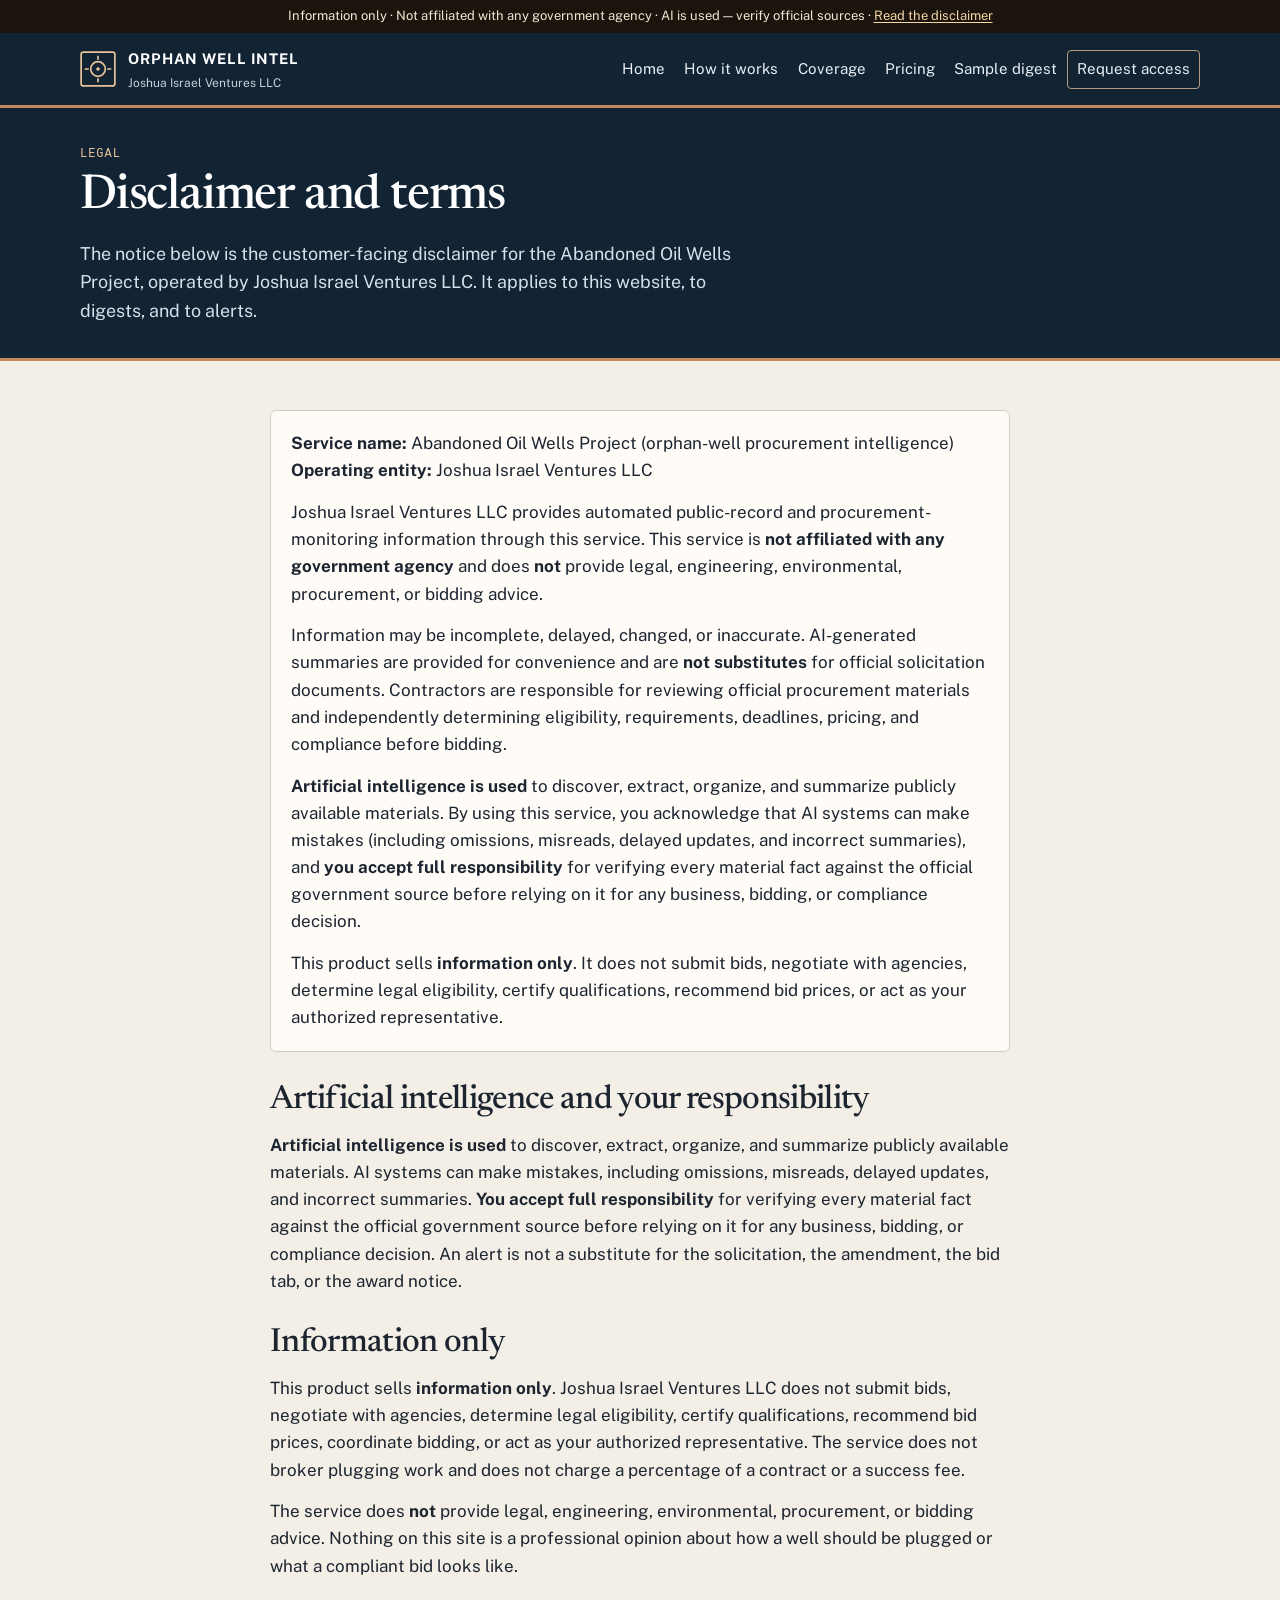
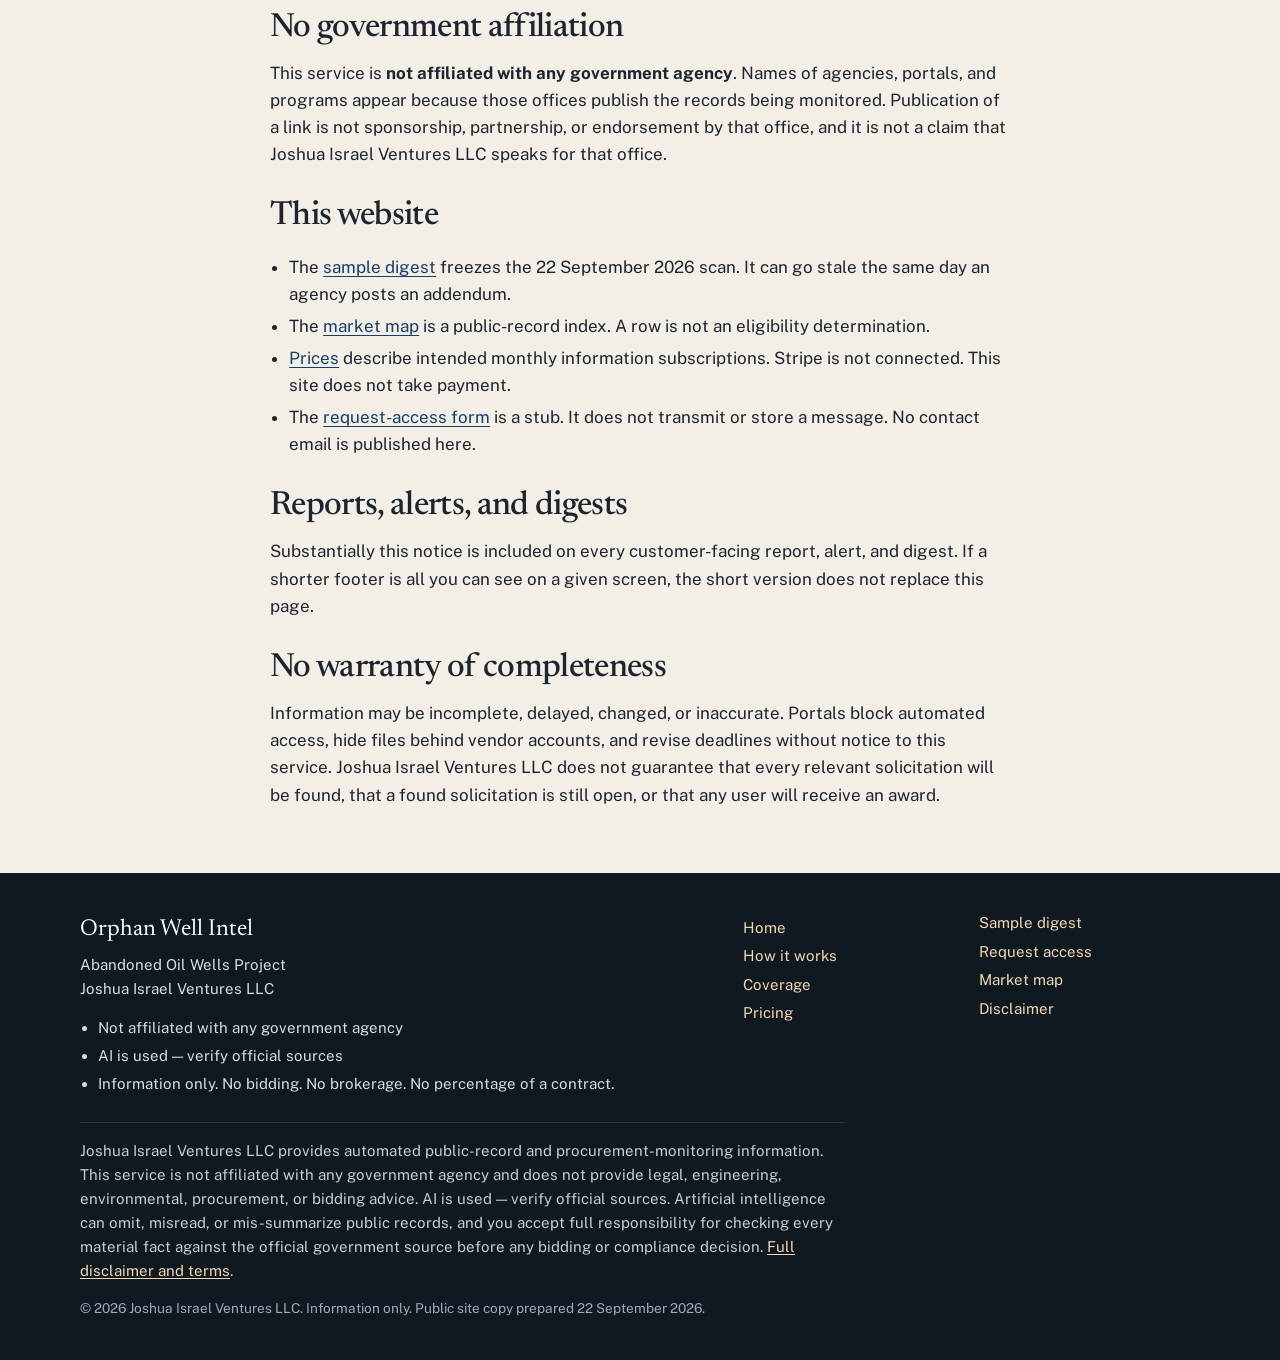
<file: disclaimer.html>
<!DOCTYPE html>
<html lang="en">
<head>
  <meta charset="utf-8">
  <meta name="viewport" content="width=device-width, initial-scale=1">
  <title>Disclaimer and terms | Joshua Israel Ventures LLC</title>
  <meta name="description" content="Joshua Israel Ventures LLC provides information only. Not a government agency. AI is used and can be wrong. Users accept full responsibility for verifying official procurement sources.">
  <link rel="canonical" href="https://joshuaofisrael.github.io/orphan-well-intel/disclaimer.html">
  <meta name="robots" content="index, follow">
  <meta name="author" content="Joshua Israel Ventures LLC">
  <meta name="theme-color" content="#122333">
  <meta property="og:title" content="Disclaimer and terms | Joshua Israel Ventures LLC">
  <meta property="og:description" content="Joshua Israel Ventures LLC provides information only. Not a government agency. AI is used and can be wrong. Users accept full responsibility for verifying official procurement sources.">
  <meta property="og:type" content="website">
  <meta property="og:url" content="https://joshuaofisrael.github.io/orphan-well-intel/disclaimer.html">
  <meta property="og:locale" content="en_US">
  <meta property="og:site_name" content="Orphan Well Intel">
  <meta name="twitter:card" content="summary">
  <link rel="icon" href="favicon.svg" type="image/svg+xml">
  <link rel="stylesheet" href="css/styles.css">
  <link rel="preconnect" href="https://fonts.googleapis.com">
  <link rel="preconnect" href="https://fonts.gstatic.com" crossorigin>
  <link href="https://fonts.googleapis.com/css2?family=Newsreader:opsz,wght@6..72,500;6..72,600&amp;family=Public+Sans:wght@400;600;700&amp;display=swap" rel="stylesheet">
  
</head>
<body>
  <a class="skip" href="#main">Skip to content</a>
  <div class="trust-bar">Information only · Not affiliated with any government agency · AI is used — verify official sources · <a href="disclaimer.html">Read the disclaimer</a></div>
  <header class="site-header">
    <div class="wrap header-row">
      <a class="brand" href="index.html">
        <svg class="brand-mark" viewBox="0 0 32 32" aria-hidden="true">
          <rect x="1" y="1" width="30" height="30" rx="2" fill="none" stroke="currentColor" stroke-width="1.5"/>
          <circle cx="16" cy="16" r="6.5" fill="none" stroke="currentColor" stroke-width="1.5"/>
          <circle cx="16" cy="16" r="1.6" fill="currentColor"/>
          <path d="M16 4.2v3.6M16 24.2V27.8M4.2 16h3.6M24.2 16H27.8" stroke="currentColor" stroke-width="1.5"/>
        </svg>
        <span class="brand-text">
          <span class="brand-name">Orphan Well Intel</span>
          <span class="brand-sub">Joshua Israel Ventures LLC</span>
        </span>
      </a>
      <input id="nav-toggle" class="nav-toggle-input" type="checkbox">
      <label for="nav-toggle" class="nav-toggle"><span class="nav-open-label">Menu</span><span class="nav-close-label">Close</span></label>
      <nav id="site-nav" class="site-nav" aria-label="Primary">
        <ul>
          <li><a href="index.html">Home</a></li>
<li><a href="how-it-works.html">How it works</a></li>
<li><a href="coverage.html">Coverage</a></li>
<li><a href="pricing.html">Pricing</a></li>
<li><a href="sample-digest.html">Sample digest</a></li>
<li><a href="contact.html" class="nav-cta">Request access</a></li>
        </ul>
      </nav>
    </div>
  </header>
  <main id="main">
    
    <header class="page-hero">
      <div class="wrap">
        <p class="kicker">Legal</p>
        <h1>Disclaimer and terms</h1>
        <p class="lede">The notice below is the customer-facing disclaimer for the Abandoned Oil Wells Project, operated by Joshua Israel Ventures LLC. It applies to this website, to digests, and to alerts.</p>
      </div>
    </header>
    
    <section class="section">
      <div class="wrap prose">
        <div class="disclaimer-text">
  <p><strong>Service name:</strong> Abandoned Oil Wells Project (orphan-well procurement intelligence)<br>
  <strong>Operating entity:</strong> Joshua Israel Ventures LLC</p>
  <p>Joshua Israel Ventures LLC provides automated public-record and procurement-monitoring information through this service. This service is <strong>not affiliated with any government agency</strong> and does <strong>not</strong> provide legal, engineering, environmental, procurement, or bidding advice.</p>
  <p>Information may be incomplete, delayed, changed, or inaccurate. AI-generated summaries are provided for convenience and are <strong>not substitutes</strong> for official solicitation documents. Contractors are responsible for reviewing official procurement materials and independently determining eligibility, requirements, deadlines, pricing, and compliance before bidding.</p>
  <p><strong>Artificial intelligence is used</strong> to discover, extract, organize, and summarize publicly available materials. By using this service, you acknowledge that AI systems can make mistakes (including omissions, misreads, delayed updates, and incorrect summaries), and <strong>you accept full responsibility</strong> for verifying every material fact against the official government source before relying on it for any business, bidding, or compliance decision.</p>
  <p>This product sells <strong>information only</strong>. It does not submit bids, negotiate with agencies, determine legal eligibility, certify qualifications, recommend bid prices, or act as your authorized representative.</p>
</div>
        <h2>Artificial intelligence and your responsibility</h2>
        <p><strong>Artificial intelligence is used</strong> to discover, extract, organize, and summarize publicly available materials. AI systems can make mistakes, including omissions, misreads, delayed updates, and incorrect summaries. <strong>You accept full responsibility</strong> for verifying every material fact against the official government source before relying on it for any business, bidding, or compliance decision. An alert is not a substitute for the solicitation, the amendment, the bid tab, or the award notice.</p>
        <h2>Information only</h2>
        <p>This product sells <strong>information only</strong>. Joshua Israel Ventures LLC does not submit bids, negotiate with agencies, determine legal eligibility, certify qualifications, recommend bid prices, coordinate bidding, or act as your authorized representative. The service does not broker plugging work and does not charge a percentage of a contract or a success fee.</p>
        <p>The service does <strong>not</strong> provide legal, engineering, environmental, procurement, or bidding advice. Nothing on this site is a professional opinion about how a well should be plugged or what a compliant bid looks like.</p>
        <h2>No government affiliation</h2>
        <p>This service is <strong>not affiliated with any government agency</strong>. Names of agencies, portals, and programs appear because those offices publish the records being monitored. Publication of a link is not sponsorship, partnership, or endorsement by that office, and it is not a claim that Joshua Israel Ventures LLC speaks for that office.</p>
        <h2>This website</h2>
        <ul>
          <li>The <a href="sample-digest.html">sample digest</a> freezes the 22 September 2026 scan. It can go stale the same day an agency posts an addendum.</li>
          <li>The <a href="market-map.html">market map</a> is a public-record index. A row is not an eligibility determination.</li>
          <li><a href="pricing.html">Prices</a> describe intended monthly information subscriptions. Stripe is not connected. This site does not take payment.</li>
          <li>The <a href="contact.html">request-access form</a> is a stub. It does not transmit or store a message. No contact email is published here.</li>
        </ul>
        <h2>Reports, alerts, and digests</h2>
        <p>Substantially this notice is included on every customer-facing report, alert, and digest. If a shorter footer is all you can see on a given screen, the short version does not replace this page.</p>
        <h2>No warranty of completeness</h2>
        <p>Information may be incomplete, delayed, changed, or inaccurate. Portals block automated access, hide files behind vendor accounts, and revise deadlines without notice to this service. Joshua Israel Ventures LLC does not guarantee that every relevant solicitation will be found, that a found solicitation is still open, or that any user will receive an award.</p>
      </div>
    </section>
    
  </main>
  <footer class="site-footer">
    <div class="wrap footer-grid">
      <div>
        <p class="footer-brand">Orphan Well Intel</p>
        <p>Abandoned Oil Wells Project<br>Joshua Israel Ventures LLC</p>
        <ul class="footer-trust">
          <li>Not affiliated with any government agency</li>
          <li>AI is used — verify official sources</li>
          <li>Information only. No bidding. No brokerage. No percentage of a contract.</li>
        </ul>
      </div>
      <nav aria-label="Footer">
        <ul class="footer-links">
          <li><a href="index.html">Home</a></li>
<li><a href="how-it-works.html">How it works</a></li>
<li><a href="coverage.html">Coverage</a></li>
<li><a href="pricing.html">Pricing</a></li>
<li><a href="sample-digest.html">Sample digest</a></li>
<li><a href="contact.html">Request access</a></li>
<li><a href="market-map.html">Market map</a></li>
<li><a href="disclaimer.html">Disclaimer</a></li>
        </ul>
      </nav>
    </div>
    <div class="wrap">
      <p class="footer-disclaimer">Joshua Israel Ventures LLC provides automated public-record and procurement-monitoring information. This service is not affiliated with any government agency and does not provide legal, engineering, environmental, procurement, or bidding advice. AI is used — verify official sources. Artificial intelligence can omit, misread, or mis-summarize public records, and you accept full responsibility for checking every material fact against the official government source before any bidding or compliance decision. <a href="disclaimer.html">Full disclaimer and terms</a>.</p>
      <p class="footer-meta">© 2026 Joshua Israel Ventures LLC. Information only. Public site copy prepared 22 September 2026.</p>
    </div>
  </footer>
  <script src="js/main.js"></script>
</body>
</html>
</file>
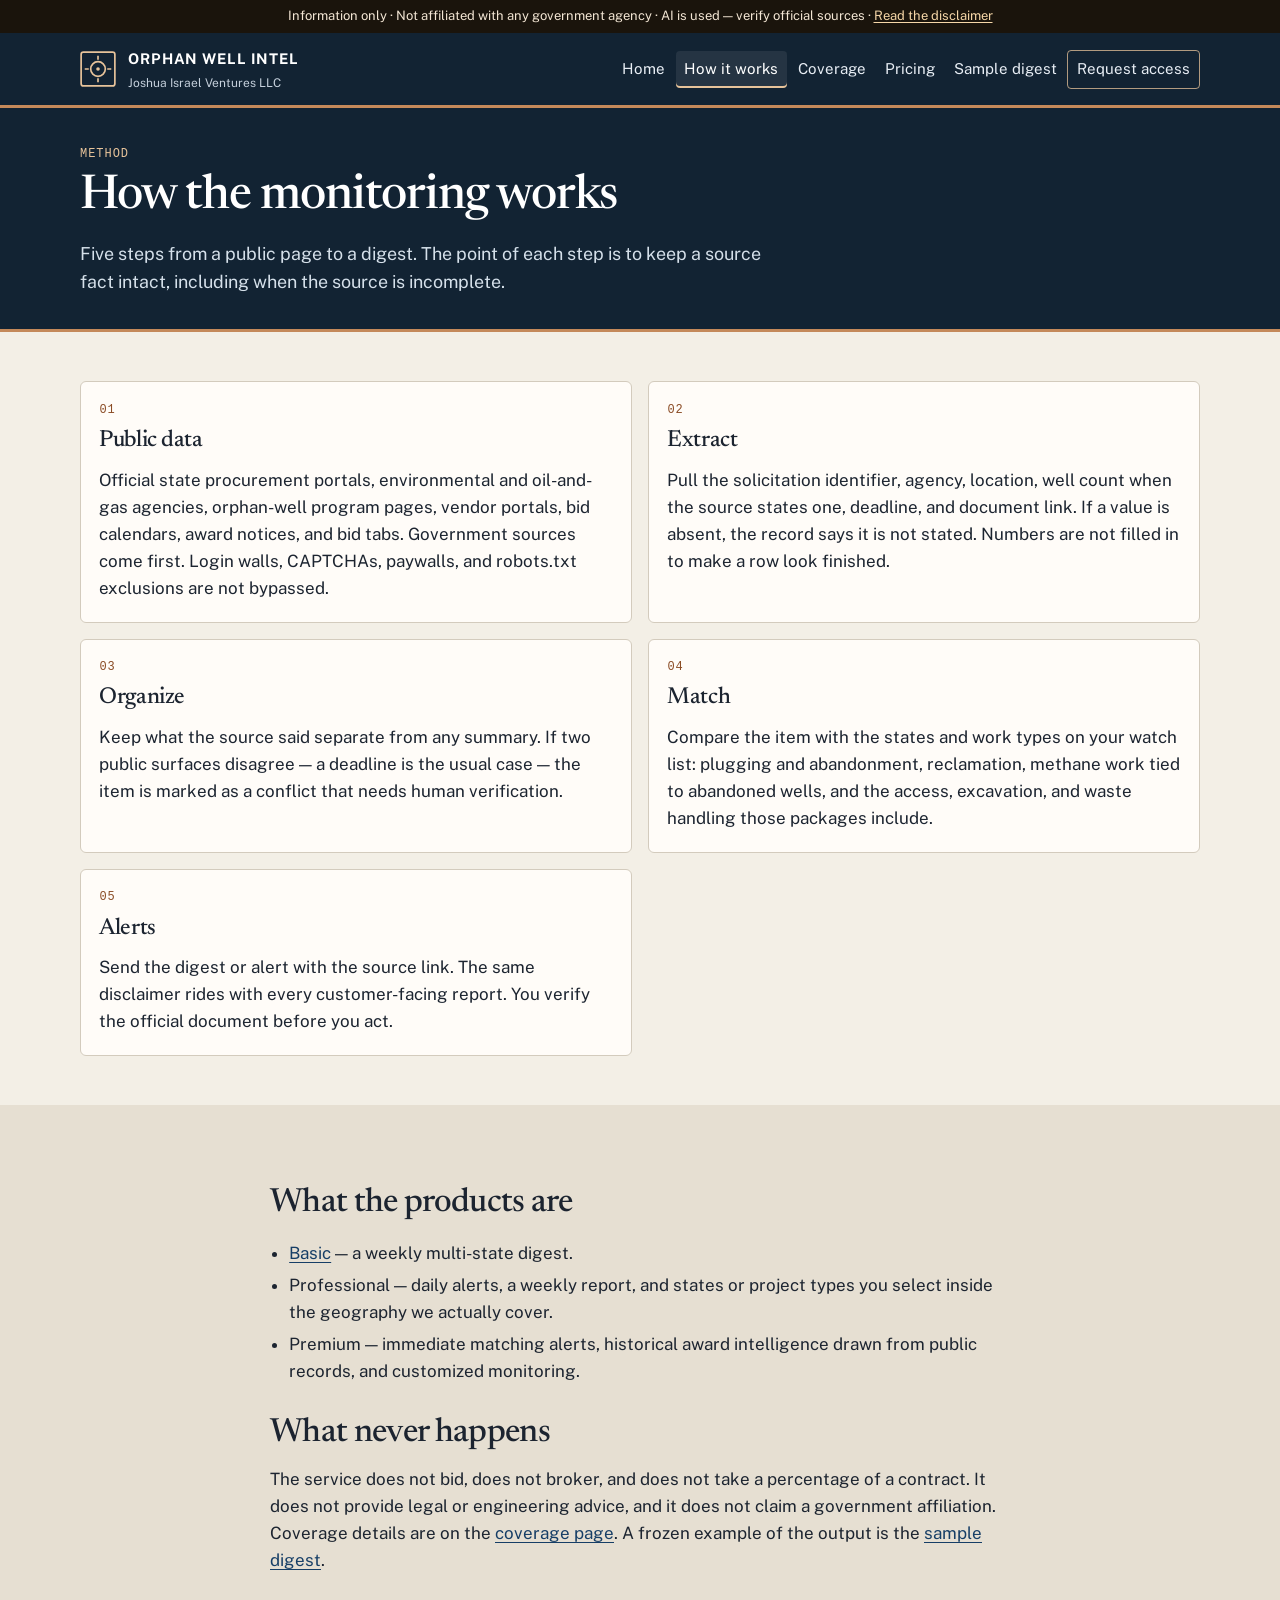
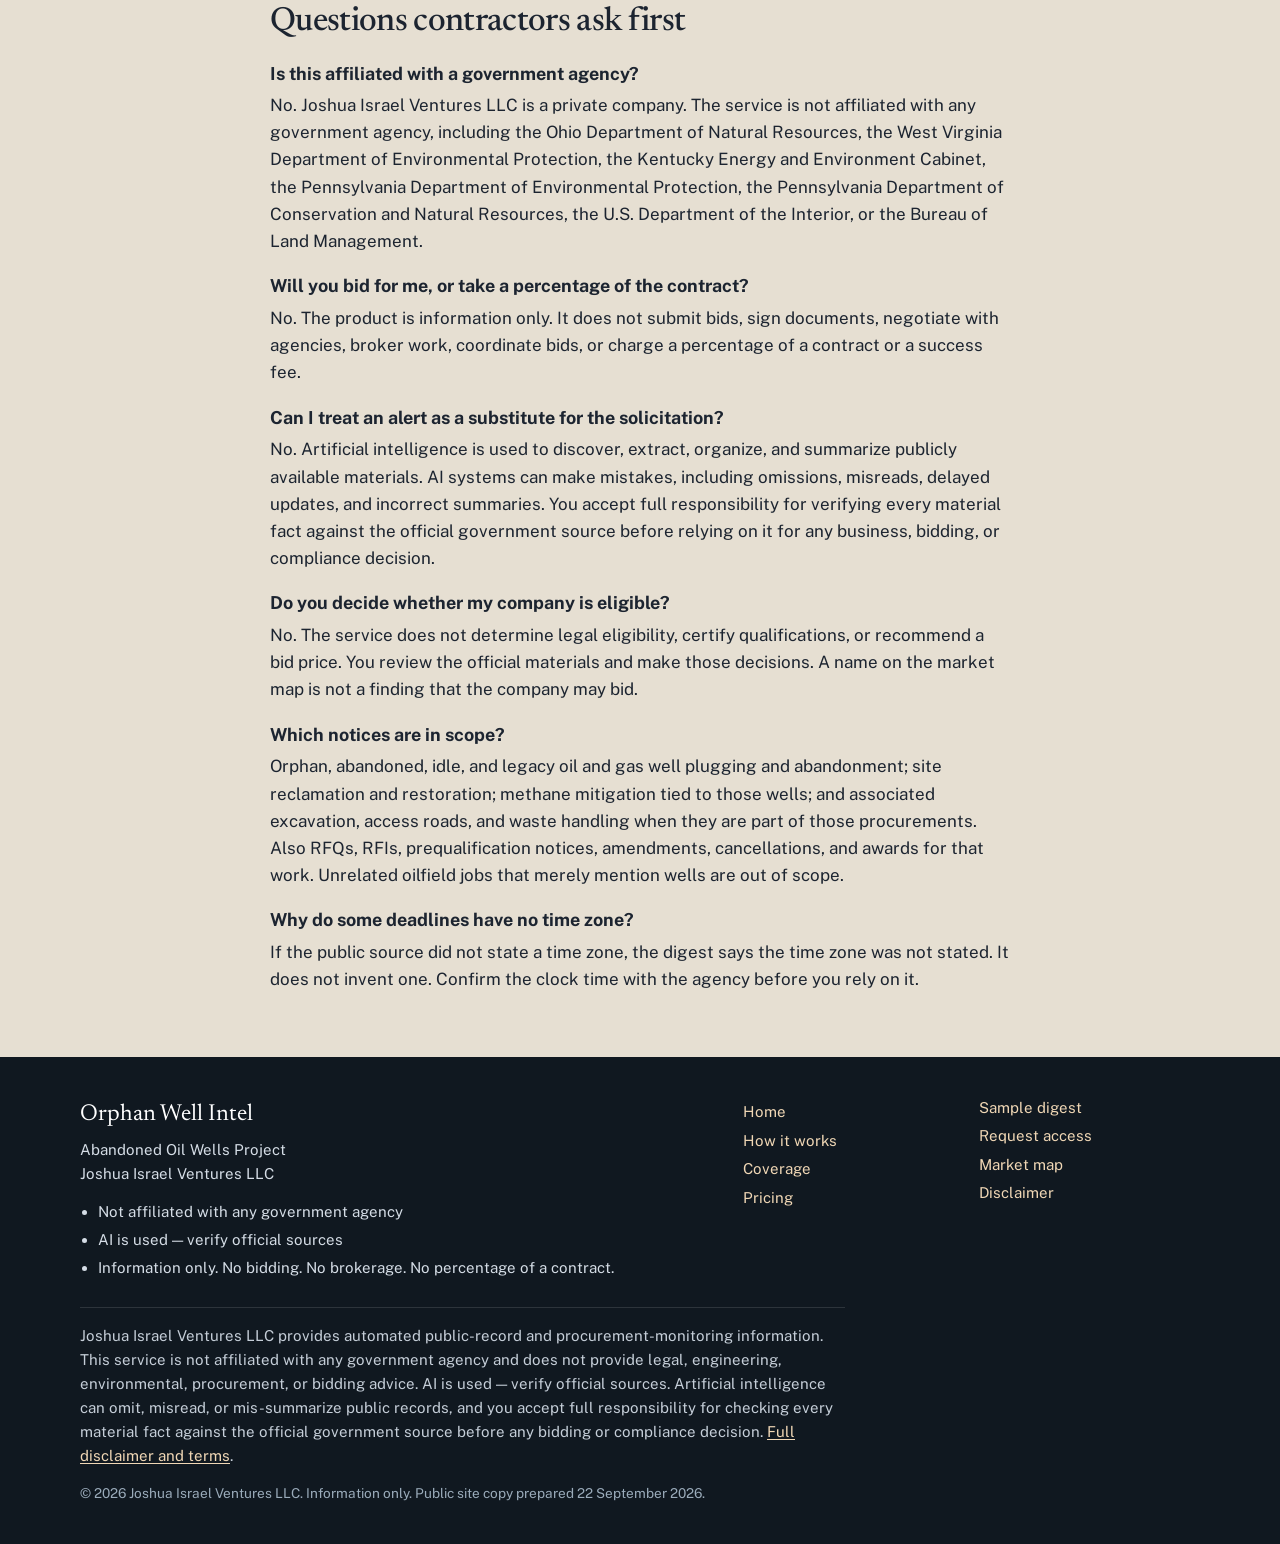
<file: how-it-works.html>
<!DOCTYPE html>
<html lang="en">
<head>
  <meta charset="utf-8">
  <meta name="viewport" content="width=device-width, initial-scale=1">
  <title>How orphan well bid monitoring works | Joshua Israel Ventures LLC</title>
  <meta name="description" content="Public procurement records are extracted, organized, matched to states and project types, and sent as digests or alerts. Information only. AI summaries must be verified.">
  <link rel="canonical" href="https://joshuaofisrael.github.io/orphan-well-intel/how-it-works.html">
  <meta name="robots" content="index, follow">
  <meta name="author" content="Joshua Israel Ventures LLC">
  <meta name="theme-color" content="#122333">
  <meta property="og:title" content="How orphan well bid monitoring works | Joshua Israel Ventures LLC">
  <meta property="og:description" content="Public procurement records are extracted, organized, matched to states and project types, and sent as digests or alerts. Information only. AI summaries must be verified.">
  <meta property="og:type" content="website">
  <meta property="og:url" content="https://joshuaofisrael.github.io/orphan-well-intel/how-it-works.html">
  <meta property="og:locale" content="en_US">
  <meta property="og:site_name" content="Orphan Well Intel">
  <meta name="twitter:card" content="summary">
  <link rel="icon" href="favicon.svg" type="image/svg+xml">
  <link rel="stylesheet" href="css/styles.css">
  <link rel="preconnect" href="https://fonts.googleapis.com">
  <link rel="preconnect" href="https://fonts.gstatic.com" crossorigin>
  <link href="https://fonts.googleapis.com/css2?family=Newsreader:opsz,wght@6..72,500;6..72,600&amp;family=Public+Sans:wght@400;600;700&amp;display=swap" rel="stylesheet">
  <script type="application/ld+json">{"@context": "https://schema.org", "@type": "FAQPage", "mainEntity": [{"@type": "Question", "name": "Is this affiliated with a government agency?", "acceptedAnswer": {"@type": "Answer", "text": "No. Joshua Israel Ventures LLC is a private company. The service is not affiliated with any government agency, including the Ohio Department of Natural Resources, the West Virginia Department of Environmental Protection, the Kentucky Energy and Environment Cabinet, the Pennsylvania Department of Environmental Protection, the Pennsylvania Department of Conservation and Natural Resources, the U.S. Department of the Interior, or the Bureau of Land Management."}}, {"@type": "Question", "name": "Will you bid for me, or take a percentage of the contract?", "acceptedAnswer": {"@type": "Answer", "text": "No. The product is information only. It does not submit bids, sign documents, negotiate with agencies, broker work, coordinate bids, or charge a percentage of a contract or a success fee."}}, {"@type": "Question", "name": "Can I treat an alert as a substitute for the solicitation?", "acceptedAnswer": {"@type": "Answer", "text": "No. Artificial intelligence is used to discover, extract, organize, and summarize publicly available materials. AI systems can make mistakes, including omissions, misreads, delayed updates, and incorrect summaries. You accept full responsibility for verifying every material fact against the official government source before relying on it for any business, bidding, or compliance decision."}}, {"@type": "Question", "name": "Do you decide whether my company is eligible?", "acceptedAnswer": {"@type": "Answer", "text": "No. The service does not determine legal eligibility, certify qualifications, or recommend a bid price. You review the official materials and make those decisions. A name on the market map is not a finding that the company may bid."}}, {"@type": "Question", "name": "Which notices are in scope?", "acceptedAnswer": {"@type": "Answer", "text": "Orphan, abandoned, idle, and legacy oil and gas well plugging and abandonment; site reclamation and restoration; methane mitigation tied to those wells; and associated excavation, access roads, and waste handling when they are part of those procurements. Also RFQs, RFIs, prequalification notices, amendments, cancellations, and awards for that work. Unrelated oilfield jobs that merely mention wells are out of scope."}}, {"@type": "Question", "name": "Why do some deadlines have no time zone?", "acceptedAnswer": {"@type": "Answer", "text": "If the public source did not state a time zone, the digest says the time zone was not stated. It does not invent one. Confirm the clock time with the agency before you rely on it."}}]}</script>
</head>
<body>
  <a class="skip" href="#main">Skip to content</a>
  <div class="trust-bar">Information only · Not affiliated with any government agency · AI is used — verify official sources · <a href="disclaimer.html">Read the disclaimer</a></div>
  <header class="site-header">
    <div class="wrap header-row">
      <a class="brand" href="index.html">
        <svg class="brand-mark" viewBox="0 0 32 32" aria-hidden="true">
          <rect x="1" y="1" width="30" height="30" rx="2" fill="none" stroke="currentColor" stroke-width="1.5"/>
          <circle cx="16" cy="16" r="6.5" fill="none" stroke="currentColor" stroke-width="1.5"/>
          <circle cx="16" cy="16" r="1.6" fill="currentColor"/>
          <path d="M16 4.2v3.6M16 24.2V27.8M4.2 16h3.6M24.2 16H27.8" stroke="currentColor" stroke-width="1.5"/>
        </svg>
        <span class="brand-text">
          <span class="brand-name">Orphan Well Intel</span>
          <span class="brand-sub">Joshua Israel Ventures LLC</span>
        </span>
      </a>
      <input id="nav-toggle" class="nav-toggle-input" type="checkbox">
      <label for="nav-toggle" class="nav-toggle"><span class="nav-open-label">Menu</span><span class="nav-close-label">Close</span></label>
      <nav id="site-nav" class="site-nav" aria-label="Primary">
        <ul>
          <li><a href="index.html">Home</a></li>
<li><a href="how-it-works.html" aria-current="page">How it works</a></li>
<li><a href="coverage.html">Coverage</a></li>
<li><a href="pricing.html">Pricing</a></li>
<li><a href="sample-digest.html">Sample digest</a></li>
<li><a href="contact.html" class="nav-cta">Request access</a></li>
        </ul>
      </nav>
    </div>
  </header>
  <main id="main">
    
    <header class="page-hero">
      <div class="wrap">
        <p class="kicker">Method</p>
        <h1>How the monitoring works</h1>
        <p class="lede">Five steps from a public page to a digest. The point of each step is to keep a source fact intact, including when the source is incomplete.</p>
      </div>
    </header>
    
    <section class="section">
      <div class="wrap">
        <div class="grid-2">
          <article class="card"><p class="kicker">01</p><h2>Public data</h2><p>Official state procurement portals, environmental and oil-and-gas agencies, orphan-well program pages, vendor portals, bid calendars, award notices, and bid tabs. Government sources come first. Login walls, CAPTCHAs, paywalls, and robots.txt exclusions are not bypassed.</p></article>
          <article class="card"><p class="kicker">02</p><h2>Extract</h2><p>Pull the solicitation identifier, agency, location, well count when the source states one, deadline, and document link. If a value is absent, the record says it is not stated. Numbers are not filled in to make a row look finished.</p></article>
          <article class="card"><p class="kicker">03</p><h2>Organize</h2><p>Keep what the source said separate from any summary. If two public surfaces disagree — a deadline is the usual case — the item is marked as a conflict that needs human verification.</p></article>
          <article class="card"><p class="kicker">04</p><h2>Match</h2><p>Compare the item with the states and work types on your watch list: plugging and abandonment, reclamation, methane work tied to abandoned wells, and the access, excavation, and waste handling those packages include.</p></article>
          <article class="card"><p class="kicker">05</p><h2>Alerts</h2><p>Send the digest or alert with the source link. The same disclaimer rides with every customer-facing report. You verify the official document before you act.</p></article>
        </div>
      </div>
    </section>
    <section class="section section-alt">
      <div class="wrap prose">
        <h2>What the products are</h2>
        <ul>
          <li><a href="pricing.html">Basic</a> — a weekly multi-state digest.</li>
          <li>Professional — daily alerts, a weekly report, and states or project types you select inside the geography we actually cover.</li>
          <li>Premium — immediate matching alerts, historical award intelligence drawn from public records, and customized monitoring.</li>
        </ul>
        <h2>What never happens</h2>
        <p>The service does not bid, does not broker, and does not take a percentage of a contract. It does not provide legal or engineering advice, and it does not claim a government affiliation. Coverage details are on the <a href="coverage.html">coverage page</a>. A frozen example of the output is the <a href="sample-digest.html">sample digest</a>.</p>
        <h2 id="faq">Questions contractors ask first</h2>
        <h3>Is this affiliated with a government agency?</h3><p>No. Joshua Israel Ventures LLC is a private company. The service is not affiliated with any government agency, including the Ohio Department of Natural Resources, the West Virginia Department of Environmental Protection, the Kentucky Energy and Environment Cabinet, the Pennsylvania Department of Environmental Protection, the Pennsylvania Department of Conservation and Natural Resources, the U.S. Department of the Interior, or the Bureau of Land Management.</p>
<h3>Will you bid for me, or take a percentage of the contract?</h3><p>No. The product is information only. It does not submit bids, sign documents, negotiate with agencies, broker work, coordinate bids, or charge a percentage of a contract or a success fee.</p>
<h3>Can I treat an alert as a substitute for the solicitation?</h3><p>No. Artificial intelligence is used to discover, extract, organize, and summarize publicly available materials. AI systems can make mistakes, including omissions, misreads, delayed updates, and incorrect summaries. You accept full responsibility for verifying every material fact against the official government source before relying on it for any business, bidding, or compliance decision.</p>
<h3>Do you decide whether my company is eligible?</h3><p>No. The service does not determine legal eligibility, certify qualifications, or recommend a bid price. You review the official materials and make those decisions. A name on the market map is not a finding that the company may bid.</p>
<h3>Which notices are in scope?</h3><p>Orphan, abandoned, idle, and legacy oil and gas well plugging and abandonment; site reclamation and restoration; methane mitigation tied to those wells; and associated excavation, access roads, and waste handling when they are part of those procurements. Also RFQs, RFIs, prequalification notices, amendments, cancellations, and awards for that work. Unrelated oilfield jobs that merely mention wells are out of scope.</p>
<h3>Why do some deadlines have no time zone?</h3><p>If the public source did not state a time zone, the digest says the time zone was not stated. It does not invent one. Confirm the clock time with the agency before you rely on it.</p>
      </div>
    </section>
    
  </main>
  <footer class="site-footer">
    <div class="wrap footer-grid">
      <div>
        <p class="footer-brand">Orphan Well Intel</p>
        <p>Abandoned Oil Wells Project<br>Joshua Israel Ventures LLC</p>
        <ul class="footer-trust">
          <li>Not affiliated with any government agency</li>
          <li>AI is used — verify official sources</li>
          <li>Information only. No bidding. No brokerage. No percentage of a contract.</li>
        </ul>
      </div>
      <nav aria-label="Footer">
        <ul class="footer-links">
          <li><a href="index.html">Home</a></li>
<li><a href="how-it-works.html">How it works</a></li>
<li><a href="coverage.html">Coverage</a></li>
<li><a href="pricing.html">Pricing</a></li>
<li><a href="sample-digest.html">Sample digest</a></li>
<li><a href="contact.html">Request access</a></li>
<li><a href="market-map.html">Market map</a></li>
<li><a href="disclaimer.html">Disclaimer</a></li>
        </ul>
      </nav>
    </div>
    <div class="wrap">
      <p class="footer-disclaimer">Joshua Israel Ventures LLC provides automated public-record and procurement-monitoring information. This service is not affiliated with any government agency and does not provide legal, engineering, environmental, procurement, or bidding advice. AI is used — verify official sources. Artificial intelligence can omit, misread, or mis-summarize public records, and you accept full responsibility for checking every material fact against the official government source before any bidding or compliance decision. <a href="disclaimer.html">Full disclaimer and terms</a>.</p>
      <p class="footer-meta">© 2026 Joshua Israel Ventures LLC. Information only. Public site copy prepared 22 September 2026.</p>
    </div>
  </footer>
  <script src="js/main.js"></script>
</body>
</html>
</file>
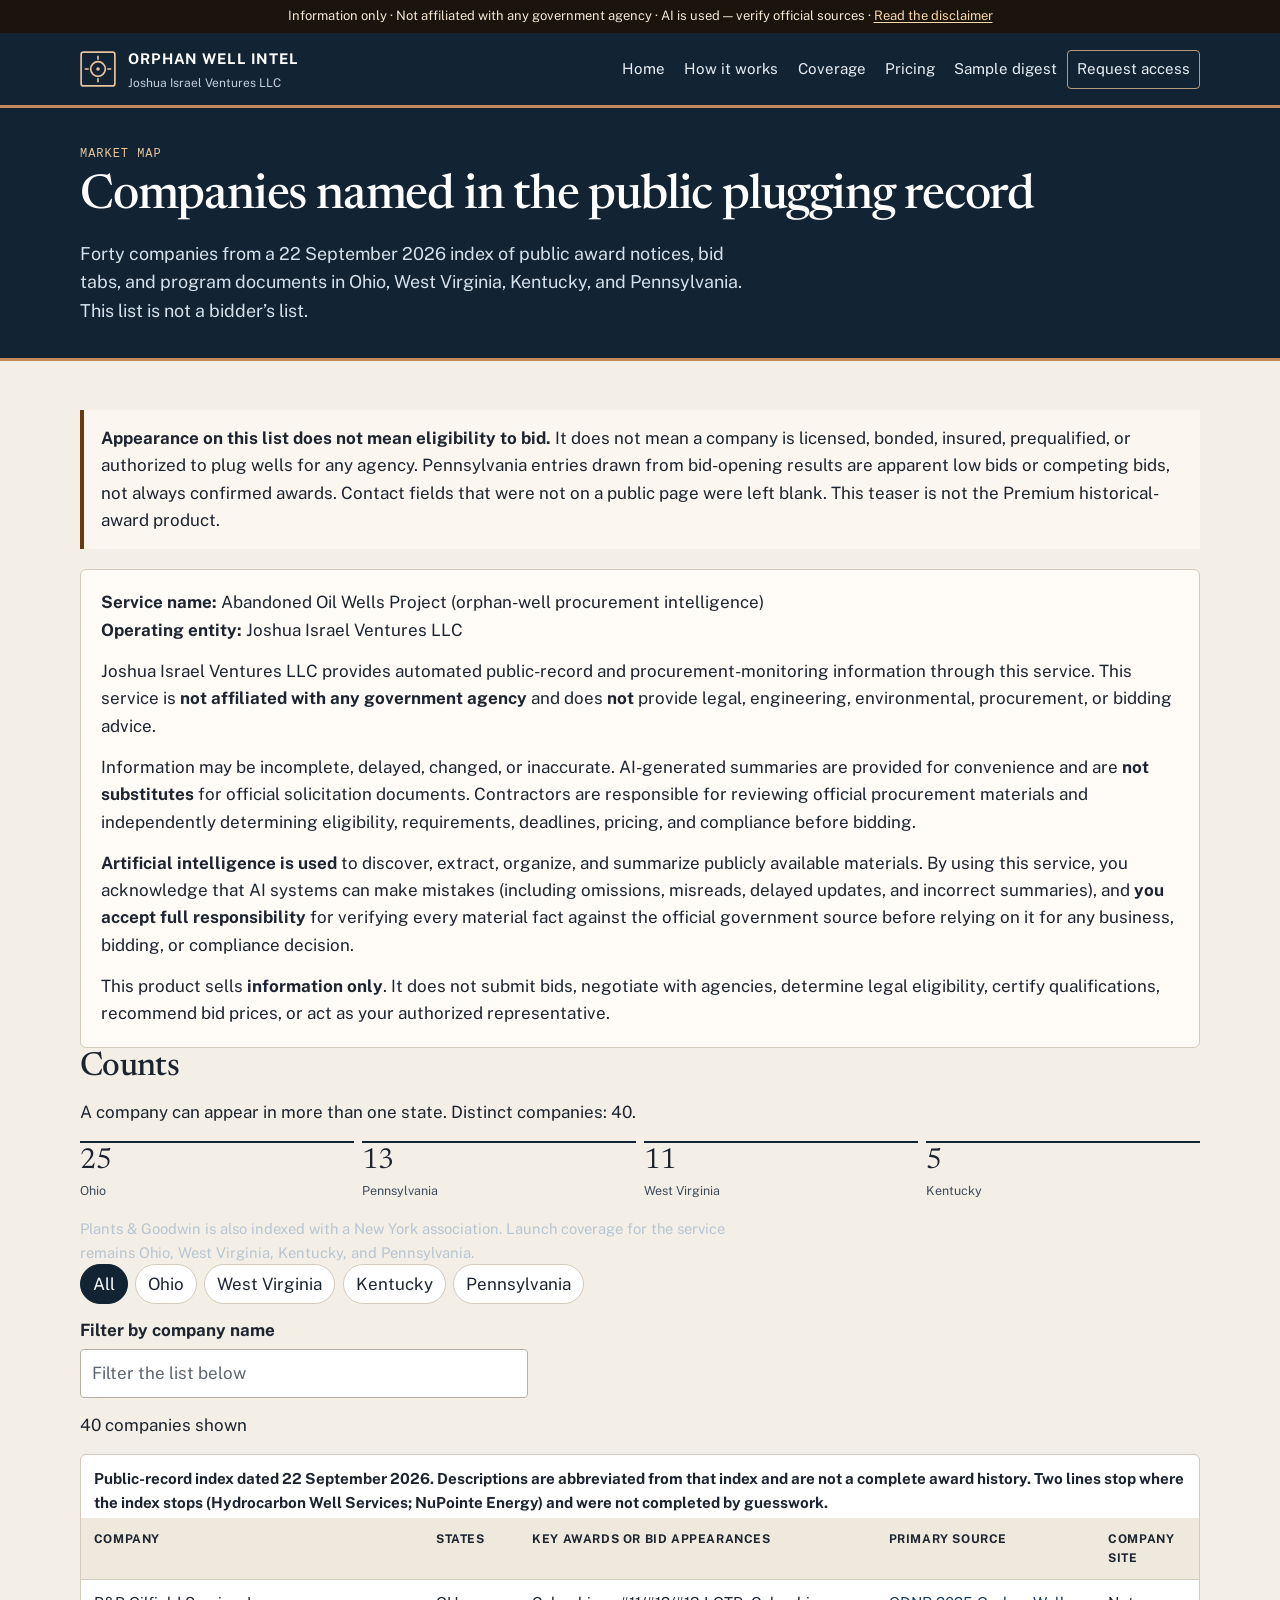
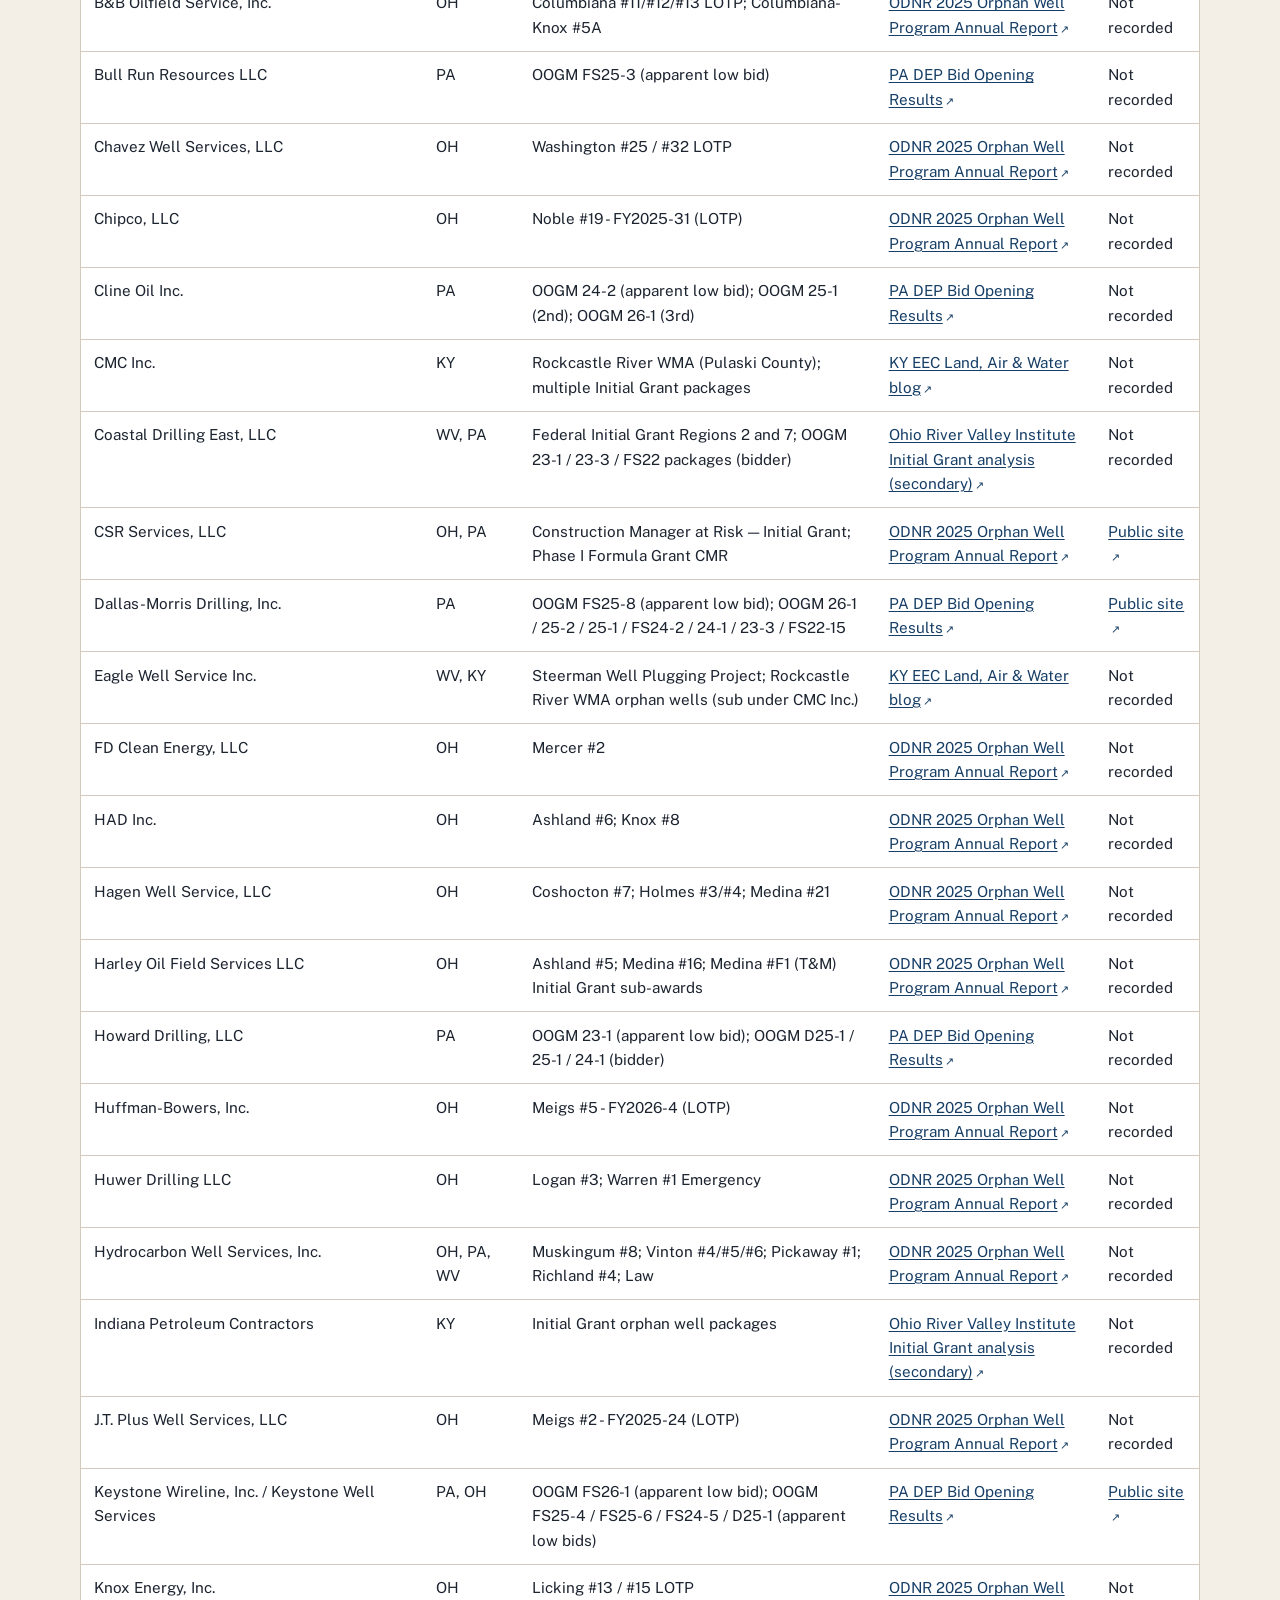
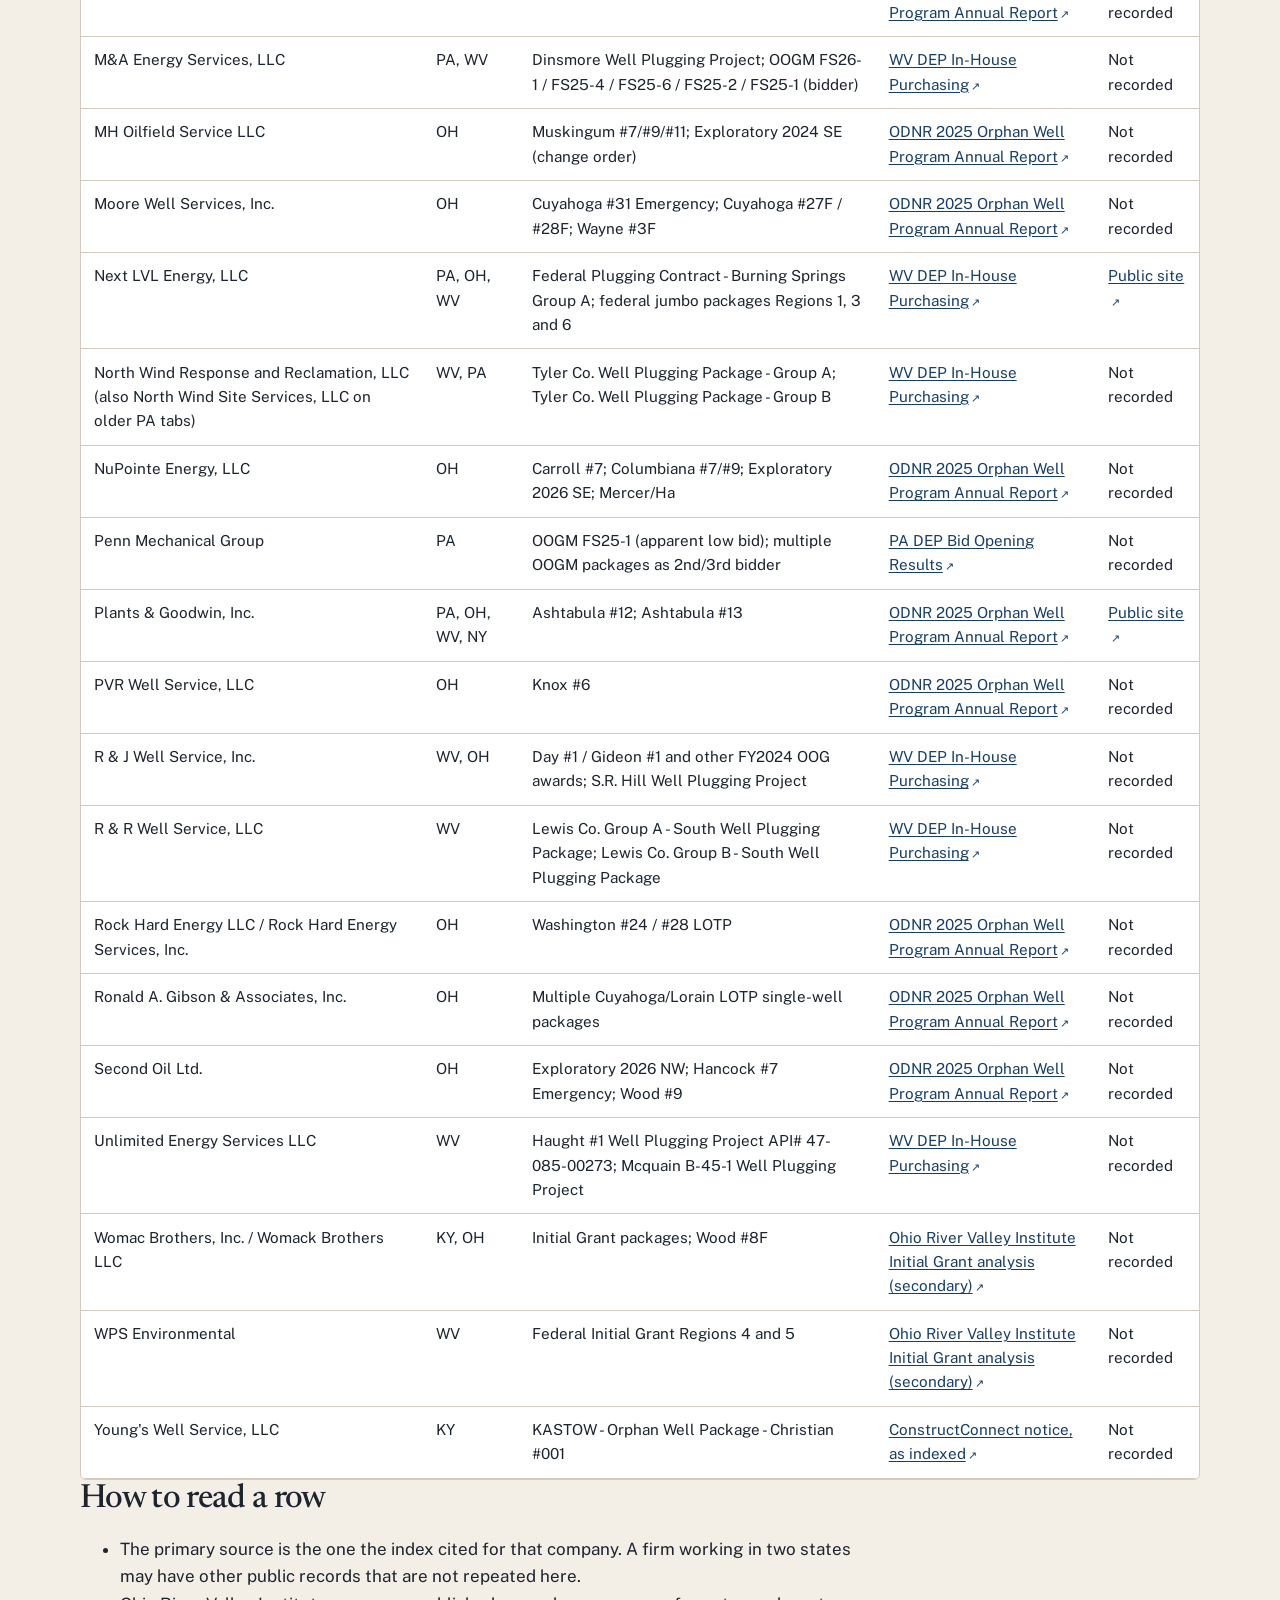
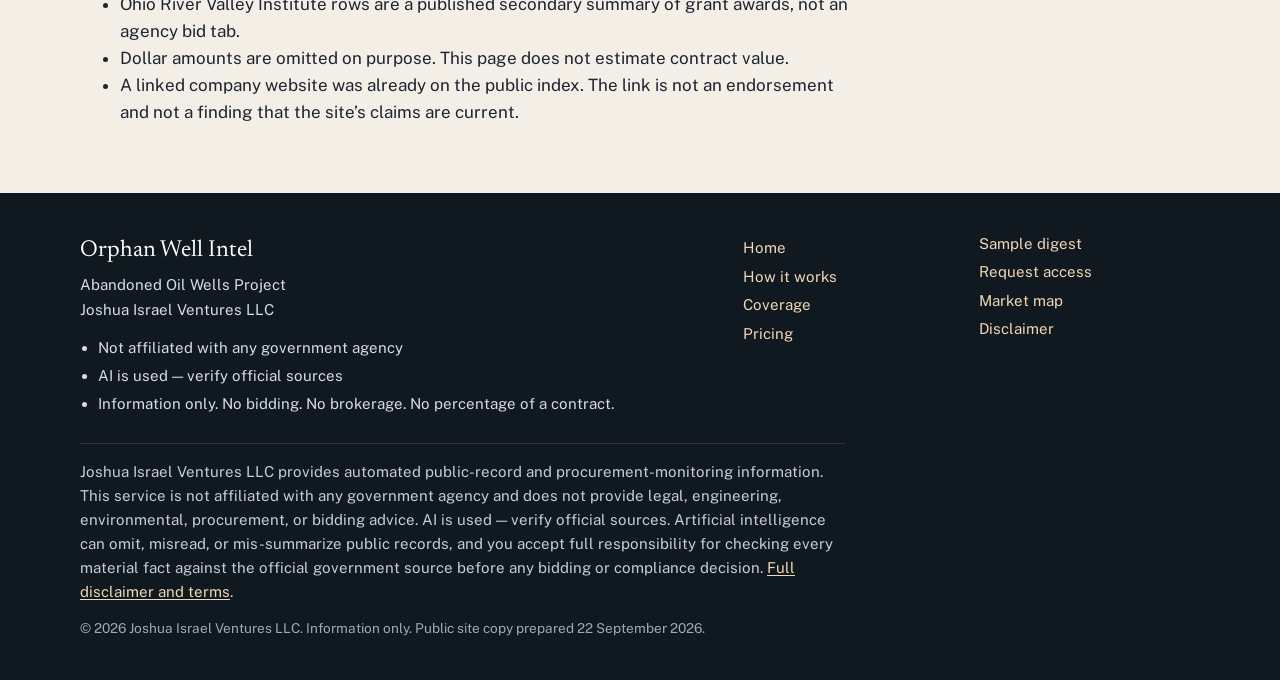
<file: market-map.html>
<!DOCTYPE html>
<html lang="en">
<head>
  <meta charset="utf-8">
  <meta name="viewport" content="width=device-width, initial-scale=1">
  <title>Public market map of plugging contractors | Orphan Well Intel</title>
  <meta name="description" content="Forty companies named in public orphan-well award notices and bid tabs for Ohio, West Virginia, Kentucky, and Pennsylvania. Listing is not eligibility, licensing, or prequalification.">
  <link rel="canonical" href="https://joshuaofisrael.github.io/orphan-well-intel/market-map.html">
  <meta name="robots" content="index, follow">
  <meta name="author" content="Joshua Israel Ventures LLC">
  <meta name="theme-color" content="#122333">
  <meta property="og:title" content="Public market map of plugging contractors | Orphan Well Intel">
  <meta property="og:description" content="Forty companies named in public orphan-well award notices and bid tabs for Ohio, West Virginia, Kentucky, and Pennsylvania. Listing is not eligibility, licensing, or prequalification.">
  <meta property="og:type" content="website">
  <meta property="og:url" content="https://joshuaofisrael.github.io/orphan-well-intel/market-map.html">
  <meta property="og:locale" content="en_US">
  <meta property="og:site_name" content="Orphan Well Intel">
  <meta name="twitter:card" content="summary">
  <link rel="icon" href="favicon.svg" type="image/svg+xml">
  <link rel="stylesheet" href="css/styles.css">
  <link rel="preconnect" href="https://fonts.googleapis.com">
  <link rel="preconnect" href="https://fonts.gstatic.com" crossorigin>
  <link href="https://fonts.googleapis.com/css2?family=Newsreader:opsz,wght@6..72,500;6..72,600&amp;family=Public+Sans:wght@400;600;700&amp;display=swap" rel="stylesheet">
  
</head>
<body>
  <a class="skip" href="#main">Skip to content</a>
  <div class="trust-bar">Information only · Not affiliated with any government agency · AI is used — verify official sources · <a href="disclaimer.html">Read the disclaimer</a></div>
  <header class="site-header">
    <div class="wrap header-row">
      <a class="brand" href="index.html">
        <svg class="brand-mark" viewBox="0 0 32 32" aria-hidden="true">
          <rect x="1" y="1" width="30" height="30" rx="2" fill="none" stroke="currentColor" stroke-width="1.5"/>
          <circle cx="16" cy="16" r="6.5" fill="none" stroke="currentColor" stroke-width="1.5"/>
          <circle cx="16" cy="16" r="1.6" fill="currentColor"/>
          <path d="M16 4.2v3.6M16 24.2V27.8M4.2 16h3.6M24.2 16H27.8" stroke="currentColor" stroke-width="1.5"/>
        </svg>
        <span class="brand-text">
          <span class="brand-name">Orphan Well Intel</span>
          <span class="brand-sub">Joshua Israel Ventures LLC</span>
        </span>
      </a>
      <input id="nav-toggle" class="nav-toggle-input" type="checkbox">
      <label for="nav-toggle" class="nav-toggle"><span class="nav-open-label">Menu</span><span class="nav-close-label">Close</span></label>
      <nav id="site-nav" class="site-nav" aria-label="Primary">
        <ul>
          <li><a href="index.html">Home</a></li>
<li><a href="how-it-works.html">How it works</a></li>
<li><a href="coverage.html">Coverage</a></li>
<li><a href="pricing.html">Pricing</a></li>
<li><a href="sample-digest.html">Sample digest</a></li>
<li><a href="contact.html" class="nav-cta">Request access</a></li>
        </ul>
      </nav>
    </div>
  </header>
  <main id="main">
    
    <header class="page-hero">
      <div class="wrap">
        <p class="kicker">Market map</p>
        <h1>Companies named in the public plugging record</h1>
        <p class="lede">Forty companies from a 22 September 2026 index of public award notices, bid tabs, and program documents in Ohio, West Virginia, Kentucky, and Pennsylvania. This list is not a bidder’s list.</p>
      </div>
    </header>
    
    <section class="section">
      <div class="wrap">
        <div class="callout callout-warn">
          <p><strong>Appearance on this list does not mean eligibility to bid.</strong> It does not mean a company is licensed, bonded, insured, prequalified, or authorized to plug wells for any agency. Pennsylvania entries drawn from bid-opening results are apparent low bids or competing bids, not always confirmed awards. Contact fields that were not on a public page were left blank. This teaser is not the Premium historical-award product.</p>
        </div>
        <div class="disclaimer-text">
  <p><strong>Service name:</strong> Abandoned Oil Wells Project (orphan-well procurement intelligence)<br>
  <strong>Operating entity:</strong> Joshua Israel Ventures LLC</p>
  <p>Joshua Israel Ventures LLC provides automated public-record and procurement-monitoring information through this service. This service is <strong>not affiliated with any government agency</strong> and does <strong>not</strong> provide legal, engineering, environmental, procurement, or bidding advice.</p>
  <p>Information may be incomplete, delayed, changed, or inaccurate. AI-generated summaries are provided for convenience and are <strong>not substitutes</strong> for official solicitation documents. Contractors are responsible for reviewing official procurement materials and independently determining eligibility, requirements, deadlines, pricing, and compliance before bidding.</p>
  <p><strong>Artificial intelligence is used</strong> to discover, extract, organize, and summarize publicly available materials. By using this service, you acknowledge that AI systems can make mistakes (including omissions, misreads, delayed updates, and incorrect summaries), and <strong>you accept full responsibility</strong> for verifying every material fact against the official government source before relying on it for any business, bidding, or compliance decision.</p>
  <p>This product sells <strong>information only</strong>. It does not submit bids, negotiate with agencies, determine legal eligibility, certify qualifications, recommend bid prices, or act as your authorized representative.</p>
</div>
        <h2>Counts</h2>
        <p>A company can appear in more than one state. Distinct companies: 40.</p>
        <div class="stat-row">
          <div class="stat"><span class="stat-num">25</span><span class="stat-label">Ohio</span></div>
          <div class="stat"><span class="stat-num">13</span><span class="stat-label">Pennsylvania</span></div>
          <div class="stat"><span class="stat-num">11</span><span class="stat-label">West Virginia</span></div>
          <div class="stat"><span class="stat-num">5</span><span class="stat-label">Kentucky</span></div>
        </div>
        <p class="fine">Plants &amp; Goodwin is also indexed with a New York association. Launch coverage for the service remains Ohio, West Virginia, Kentucky, and Pennsylvania.</p>
        <div class="filters" role="group" aria-label="Filter by state">
          <button type="button" class="filter-btn" data-filter="all" aria-pressed="true">All</button>
          <button type="button" class="filter-btn" data-filter="OH" aria-pressed="false">Ohio</button>
          <button type="button" class="filter-btn" data-filter="WV" aria-pressed="false">West Virginia</button>
          <button type="button" class="filter-btn" data-filter="KY" aria-pressed="false">Kentucky</button>
          <button type="button" class="filter-btn" data-filter="PA" aria-pressed="false">Pennsylvania</button>
        </div>
        <div class="search-row">
          <label for="company-search">Filter by company name</label>
          <input id="company-search" type="search" placeholder="Filter the list below" autocomplete="off">
        </div>
        <p id="filter-count" aria-live="polite">40 companies shown</p>
        <p id="filter-empty" hidden>No company in this index matches that filter.</p>
        <div class="table-wrap">
          <table class="market-table">
            <caption>Public-record index dated 22 September 2026. Descriptions are abbreviated from that index and are not a complete award history. Two lines stop where the index stops (Hydrocarbon Well Services; NuPointe Energy) and were not completed by guesswork.</caption>
            <thead>
              <tr>
                <th>Company</th>
                <th>States</th>
                <th>Key awards or bid appearances</th>
                <th>Primary source</th>
                <th>Company site</th>
              </tr>
            </thead>
            <tbody>
              <tr data-states="OH" data-name="B&amp;B Oilfield Service, Inc.">
              <td data-label="Company">B&amp;B Oilfield Service, Inc.</td>
              <td data-label="States">OH</td>
              <td data-label="Public appearance">Columbiana #11/#12/#13 LOTP; Columbiana-Knox #5A</td>
              <td data-label="Primary source"><a href="https://dam.assets.ohio.gov/image/upload/ohiodnr.gov/documents/oil-gas/orphanwell/Annual%20Reports/2025_OWP_Annual_Report.pdf" target="_blank" rel="noopener noreferrer">ODNR 2025 Orphan Well Program Annual Report<span class="sr-only"> (opens in a new tab)</span></a></td>
              <td data-label="Company site">Not recorded</td>
            </tr>
<tr data-states="PA" data-name="Bull Run Resources LLC">
              <td data-label="Company">Bull Run Resources LLC</td>
              <td data-label="States">PA</td>
              <td data-label="Public appearance">OOGM FS25-3 (apparent low bid)</td>
              <td data-label="Primary source"><a href="https://files.dep.state.pa.us/aboutdep/Office%20of%20Administration/ContractsPortalFiles/ConstructionContracts/BidResults.pdf" target="_blank" rel="noopener noreferrer">PA DEP Bid Opening Results<span class="sr-only"> (opens in a new tab)</span></a></td>
              <td data-label="Company site">Not recorded</td>
            </tr>
<tr data-states="OH" data-name="Chavez Well Services, LLC">
              <td data-label="Company">Chavez Well Services, LLC</td>
              <td data-label="States">OH</td>
              <td data-label="Public appearance">Washington #25 / #32 LOTP</td>
              <td data-label="Primary source"><a href="https://dam.assets.ohio.gov/image/upload/ohiodnr.gov/documents/oil-gas/orphanwell/Annual%20Reports/2025_OWP_Annual_Report.pdf" target="_blank" rel="noopener noreferrer">ODNR 2025 Orphan Well Program Annual Report<span class="sr-only"> (opens in a new tab)</span></a></td>
              <td data-label="Company site">Not recorded</td>
            </tr>
<tr data-states="OH" data-name="Chipco, LLC">
              <td data-label="Company">Chipco, LLC</td>
              <td data-label="States">OH</td>
              <td data-label="Public appearance">Noble #19 - FY2025-31 (LOTP)</td>
              <td data-label="Primary source"><a href="https://dam.assets.ohio.gov/image/upload/ohiodnr.gov/documents/oil-gas/orphanwell/Annual%20Reports/2025_OWP_Annual_Report.pdf" target="_blank" rel="noopener noreferrer">ODNR 2025 Orphan Well Program Annual Report<span class="sr-only"> (opens in a new tab)</span></a></td>
              <td data-label="Company site">Not recorded</td>
            </tr>
<tr data-states="PA" data-name="Cline Oil Inc.">
              <td data-label="Company">Cline Oil Inc.</td>
              <td data-label="States">PA</td>
              <td data-label="Public appearance">OOGM 24-2 (apparent low bid); OOGM 25-1 (2nd); OOGM 26-1 (3rd)</td>
              <td data-label="Primary source"><a href="https://files.dep.state.pa.us/aboutdep/Office%20of%20Administration/ContractsPortalFiles/ConstructionContracts/BidResults.pdf" target="_blank" rel="noopener noreferrer">PA DEP Bid Opening Results<span class="sr-only"> (opens in a new tab)</span></a></td>
              <td data-label="Company site">Not recorded</td>
            </tr>
<tr data-states="KY" data-name="CMC Inc.">
              <td data-label="Company">CMC Inc.</td>
              <td data-label="States">KY</td>
              <td data-label="Public appearance">Rockcastle River WMA (Pulaski County); multiple Initial Grant packages</td>
              <td data-label="Primary source"><a href="https://landairwater.me/2023/01/12/orphan-well-capping-reclaims-closed-part-of-wildlife-management-area-in-pulaski-county/" target="_blank" rel="noopener noreferrer">KY EEC Land, Air &amp; Water blog<span class="sr-only"> (opens in a new tab)</span></a></td>
              <td data-label="Company site">Not recorded</td>
            </tr>
<tr data-states="WV PA" data-name="Coastal Drilling East, LLC">
              <td data-label="Company">Coastal Drilling East, LLC</td>
              <td data-label="States">WV, PA</td>
              <td data-label="Public appearance">Federal Initial Grant Regions 2 and 7; OOGM 23-1 / 23-3 / FS22 packages (bidder)</td>
              <td data-label="Primary source"><a href="https://ohiorivervalleyinstitute.org/first-tranche-of-federal-orphan-well-funds-out-the-door/" target="_blank" rel="noopener noreferrer">Ohio River Valley Institute Initial Grant analysis (secondary)<span class="sr-only"> (opens in a new tab)</span></a></td>
              <td data-label="Company site">Not recorded</td>
            </tr>
<tr data-states="OH PA" data-name="CSR Services, LLC">
              <td data-label="Company">CSR Services, LLC</td>
              <td data-label="States">OH, PA</td>
              <td data-label="Public appearance">Construction Manager at Risk — Initial Grant; Phase I Formula Grant CMR</td>
              <td data-label="Primary source"><a href="https://dam.assets.ohio.gov/image/upload/ohiodnr.gov/documents/oil-gas/orphanwell/Annual%20Reports/2025_OWP_Annual_Report.pdf" target="_blank" rel="noopener noreferrer">ODNR 2025 Orphan Well Program Annual Report<span class="sr-only"> (opens in a new tab)</span></a></td>
              <td data-label="Company site"><a href="https://www.csrservicesllc.com/" target="_blank" rel="noopener noreferrer">Public site<span class="sr-only"> (opens in a new tab)</span></a></td>
            </tr>
<tr data-states="PA" data-name="Dallas-Morris Drilling, Inc.">
              <td data-label="Company">Dallas-Morris Drilling, Inc.</td>
              <td data-label="States">PA</td>
              <td data-label="Public appearance">OOGM FS25-8 (apparent low bid); OOGM 26-1 / 25-2 / 25-1 / FS24-2 / 24-1 / 23-3 / FS22-15</td>
              <td data-label="Primary source"><a href="https://files.dep.state.pa.us/aboutdep/Office%20of%20Administration/ContractsPortalFiles/ConstructionContracts/BidResults.pdf" target="_blank" rel="noopener noreferrer">PA DEP Bid Opening Results<span class="sr-only"> (opens in a new tab)</span></a></td>
              <td data-label="Company site"><a href="http://www.dallas-morris.com/" target="_blank" rel="noopener noreferrer">Public site<span class="sr-only"> (opens in a new tab)</span></a></td>
            </tr>
<tr data-states="WV KY" data-name="Eagle Well Service Inc.">
              <td data-label="Company">Eagle Well Service Inc.</td>
              <td data-label="States">WV, KY</td>
              <td data-label="Public appearance">Steerman Well Plugging Project; Rockcastle River WMA orphan wells (sub under CMC Inc.)</td>
              <td data-label="Primary source"><a href="https://landairwater.me/2023/01/12/orphan-well-capping-reclaims-closed-part-of-wildlife-management-area-in-pulaski-county/" target="_blank" rel="noopener noreferrer">KY EEC Land, Air &amp; Water blog<span class="sr-only"> (opens in a new tab)</span></a></td>
              <td data-label="Company site">Not recorded</td>
            </tr>
<tr data-states="OH" data-name="FD Clean Energy, LLC">
              <td data-label="Company">FD Clean Energy, LLC</td>
              <td data-label="States">OH</td>
              <td data-label="Public appearance">Mercer #2</td>
              <td data-label="Primary source"><a href="https://dam.assets.ohio.gov/image/upload/ohiodnr.gov/documents/oil-gas/orphanwell/Annual%20Reports/2025_OWP_Annual_Report.pdf" target="_blank" rel="noopener noreferrer">ODNR 2025 Orphan Well Program Annual Report<span class="sr-only"> (opens in a new tab)</span></a></td>
              <td data-label="Company site">Not recorded</td>
            </tr>
<tr data-states="OH" data-name="HAD Inc.">
              <td data-label="Company">HAD Inc.</td>
              <td data-label="States">OH</td>
              <td data-label="Public appearance">Ashland #6; Knox #8</td>
              <td data-label="Primary source"><a href="https://dam.assets.ohio.gov/image/upload/ohiodnr.gov/documents/oil-gas/orphanwell/Annual%20Reports/2025_OWP_Annual_Report.pdf" target="_blank" rel="noopener noreferrer">ODNR 2025 Orphan Well Program Annual Report<span class="sr-only"> (opens in a new tab)</span></a></td>
              <td data-label="Company site">Not recorded</td>
            </tr>
<tr data-states="OH" data-name="Hagen Well Service, LLC">
              <td data-label="Company">Hagen Well Service, LLC</td>
              <td data-label="States">OH</td>
              <td data-label="Public appearance">Coshocton #7; Holmes #3/#4; Medina #21</td>
              <td data-label="Primary source"><a href="https://dam.assets.ohio.gov/image/upload/ohiodnr.gov/documents/oil-gas/orphanwell/Annual%20Reports/2025_OWP_Annual_Report.pdf" target="_blank" rel="noopener noreferrer">ODNR 2025 Orphan Well Program Annual Report<span class="sr-only"> (opens in a new tab)</span></a></td>
              <td data-label="Company site">Not recorded</td>
            </tr>
<tr data-states="OH" data-name="Harley Oil Field Services LLC">
              <td data-label="Company">Harley Oil Field Services LLC</td>
              <td data-label="States">OH</td>
              <td data-label="Public appearance">Ashland #5; Medina #16; Medina #F1 (T&amp;M) Initial Grant sub-awards</td>
              <td data-label="Primary source"><a href="https://dam.assets.ohio.gov/image/upload/ohiodnr.gov/documents/oil-gas/orphanwell/Annual%20Reports/2025_OWP_Annual_Report.pdf" target="_blank" rel="noopener noreferrer">ODNR 2025 Orphan Well Program Annual Report<span class="sr-only"> (opens in a new tab)</span></a></td>
              <td data-label="Company site">Not recorded</td>
            </tr>
<tr data-states="PA" data-name="Howard Drilling, LLC">
              <td data-label="Company">Howard Drilling, LLC</td>
              <td data-label="States">PA</td>
              <td data-label="Public appearance">OOGM 23-1 (apparent low bid); OOGM D25-1 / 25-1 / 24-1 (bidder)</td>
              <td data-label="Primary source"><a href="https://files.dep.state.pa.us/aboutdep/Office%20of%20Administration/ContractsPortalFiles/ConstructionContracts/BidResults.pdf" target="_blank" rel="noopener noreferrer">PA DEP Bid Opening Results<span class="sr-only"> (opens in a new tab)</span></a></td>
              <td data-label="Company site">Not recorded</td>
            </tr>
<tr data-states="OH" data-name="Huffman-Bowers, Inc.">
              <td data-label="Company">Huffman-Bowers, Inc.</td>
              <td data-label="States">OH</td>
              <td data-label="Public appearance">Meigs #5 - FY2026-4 (LOTP)</td>
              <td data-label="Primary source"><a href="https://dam.assets.ohio.gov/image/upload/ohiodnr.gov/documents/oil-gas/orphanwell/Annual%20Reports/2025_OWP_Annual_Report.pdf" target="_blank" rel="noopener noreferrer">ODNR 2025 Orphan Well Program Annual Report<span class="sr-only"> (opens in a new tab)</span></a></td>
              <td data-label="Company site">Not recorded</td>
            </tr>
<tr data-states="OH" data-name="Huwer Drilling LLC">
              <td data-label="Company">Huwer Drilling LLC</td>
              <td data-label="States">OH</td>
              <td data-label="Public appearance">Logan #3; Warren #1 Emergency</td>
              <td data-label="Primary source"><a href="https://dam.assets.ohio.gov/image/upload/ohiodnr.gov/documents/oil-gas/orphanwell/Annual%20Reports/2025_OWP_Annual_Report.pdf" target="_blank" rel="noopener noreferrer">ODNR 2025 Orphan Well Program Annual Report<span class="sr-only"> (opens in a new tab)</span></a></td>
              <td data-label="Company site">Not recorded</td>
            </tr>
<tr data-states="OH PA WV" data-name="Hydrocarbon Well Services, Inc.">
              <td data-label="Company">Hydrocarbon Well Services, Inc.</td>
              <td data-label="States">OH, PA, WV</td>
              <td data-label="Public appearance">Muskingum #8; Vinton #4/#5/#6; Pickaway #1; Richland #4; Law</td>
              <td data-label="Primary source"><a href="https://dam.assets.ohio.gov/image/upload/ohiodnr.gov/documents/oil-gas/orphanwell/Annual%20Reports/2025_OWP_Annual_Report.pdf" target="_blank" rel="noopener noreferrer">ODNR 2025 Orphan Well Program Annual Report<span class="sr-only"> (opens in a new tab)</span></a></td>
              <td data-label="Company site">Not recorded</td>
            </tr>
<tr data-states="KY" data-name="Indiana Petroleum Contractors">
              <td data-label="Company">Indiana Petroleum Contractors</td>
              <td data-label="States">KY</td>
              <td data-label="Public appearance">Initial Grant orphan well packages</td>
              <td data-label="Primary source"><a href="https://ohiorivervalleyinstitute.org/first-tranche-of-federal-orphan-well-funds-out-the-door/" target="_blank" rel="noopener noreferrer">Ohio River Valley Institute Initial Grant analysis (secondary)<span class="sr-only"> (opens in a new tab)</span></a></td>
              <td data-label="Company site">Not recorded</td>
            </tr>
<tr data-states="OH" data-name="J.T. Plus Well Services, LLC">
              <td data-label="Company">J.T. Plus Well Services, LLC</td>
              <td data-label="States">OH</td>
              <td data-label="Public appearance">Meigs #2 - FY2025-24 (LOTP)</td>
              <td data-label="Primary source"><a href="https://dam.assets.ohio.gov/image/upload/ohiodnr.gov/documents/oil-gas/orphanwell/Annual%20Reports/2025_OWP_Annual_Report.pdf" target="_blank" rel="noopener noreferrer">ODNR 2025 Orphan Well Program Annual Report<span class="sr-only"> (opens in a new tab)</span></a></td>
              <td data-label="Company site">Not recorded</td>
            </tr>
<tr data-states="PA OH" data-name="Keystone Wireline, Inc. / Keystone Well Services">
              <td data-label="Company">Keystone Wireline, Inc. / Keystone Well Services</td>
              <td data-label="States">PA, OH</td>
              <td data-label="Public appearance">OOGM FS26-1 (apparent low bid); OOGM FS25-4 / FS25-6 / FS24-5 / D25-1 (apparent low bids)</td>
              <td data-label="Primary source"><a href="https://files.dep.state.pa.us/aboutdep/Office%20of%20Administration/ContractsPortalFiles/ConstructionContracts/BidResults.pdf" target="_blank" rel="noopener noreferrer">PA DEP Bid Opening Results<span class="sr-only"> (opens in a new tab)</span></a></td>
              <td data-label="Company site"><a href="https://keystonewellservices.com/" target="_blank" rel="noopener noreferrer">Public site<span class="sr-only"> (opens in a new tab)</span></a></td>
            </tr>
<tr data-states="OH" data-name="Knox Energy, Inc.">
              <td data-label="Company">Knox Energy, Inc.</td>
              <td data-label="States">OH</td>
              <td data-label="Public appearance">Licking #13 / #15 LOTP</td>
              <td data-label="Primary source"><a href="https://dam.assets.ohio.gov/image/upload/ohiodnr.gov/documents/oil-gas/orphanwell/Annual%20Reports/2025_OWP_Annual_Report.pdf" target="_blank" rel="noopener noreferrer">ODNR 2025 Orphan Well Program Annual Report<span class="sr-only"> (opens in a new tab)</span></a></td>
              <td data-label="Company site">Not recorded</td>
            </tr>
<tr data-states="PA WV" data-name="M&amp;A Energy Services, LLC">
              <td data-label="Company">M&amp;A Energy Services, LLC</td>
              <td data-label="States">PA, WV</td>
              <td data-label="Public appearance">Dinsmore Well Plugging Project; OOGM FS26-1 / FS25-4 / FS25-6 / FS25-2 / FS25-1 (bidder)</td>
              <td data-label="Primary source"><a href="https://dep.wv.gov/bto/IHP/Pages/default.aspx" target="_blank" rel="noopener noreferrer">WV DEP In-House Purchasing<span class="sr-only"> (opens in a new tab)</span></a></td>
              <td data-label="Company site">Not recorded</td>
            </tr>
<tr data-states="OH" data-name="MH Oilfield Service LLC">
              <td data-label="Company">MH Oilfield Service LLC</td>
              <td data-label="States">OH</td>
              <td data-label="Public appearance">Muskingum #7/#9/#11; Exploratory 2024 SE (change order)</td>
              <td data-label="Primary source"><a href="https://dam.assets.ohio.gov/image/upload/ohiodnr.gov/documents/oil-gas/orphanwell/Annual%20Reports/2025_OWP_Annual_Report.pdf" target="_blank" rel="noopener noreferrer">ODNR 2025 Orphan Well Program Annual Report<span class="sr-only"> (opens in a new tab)</span></a></td>
              <td data-label="Company site">Not recorded</td>
            </tr>
<tr data-states="OH" data-name="Moore Well Services, Inc.">
              <td data-label="Company">Moore Well Services, Inc.</td>
              <td data-label="States">OH</td>
              <td data-label="Public appearance">Cuyahoga #31 Emergency; Cuyahoga #27F / #28F; Wayne #3F</td>
              <td data-label="Primary source"><a href="https://dam.assets.ohio.gov/image/upload/ohiodnr.gov/documents/oil-gas/orphanwell/Annual%20Reports/2025_OWP_Annual_Report.pdf" target="_blank" rel="noopener noreferrer">ODNR 2025 Orphan Well Program Annual Report<span class="sr-only"> (opens in a new tab)</span></a></td>
              <td data-label="Company site">Not recorded</td>
            </tr>
<tr data-states="PA OH WV" data-name="Next LVL Energy, LLC">
              <td data-label="Company">Next LVL Energy, LLC</td>
              <td data-label="States">PA, OH, WV</td>
              <td data-label="Public appearance">Federal Plugging Contract - Burning Springs Group A; federal jumbo packages Regions 1, 3 and 6</td>
              <td data-label="Primary source"><a href="https://dep.wv.gov/bto/IHP/Pages/default.aspx" target="_blank" rel="noopener noreferrer">WV DEP In-House Purchasing<span class="sr-only"> (opens in a new tab)</span></a></td>
              <td data-label="Company site"><a href="https://www.div.energy/operations/next-lvl-energy-2/" target="_blank" rel="noopener noreferrer">Public site<span class="sr-only"> (opens in a new tab)</span></a></td>
            </tr>
<tr data-states="WV PA" data-name="North Wind Response and Reclamation, LLC (also North Wind Site Services, LLC on older PA tabs)">
              <td data-label="Company">North Wind Response and Reclamation, LLC (also North Wind Site Services, LLC on older PA tabs)</td>
              <td data-label="States">WV, PA</td>
              <td data-label="Public appearance">Tyler Co. Well Plugging Package - Group A; Tyler Co. Well Plugging Package - Group B</td>
              <td data-label="Primary source"><a href="https://dep.wv.gov/bto/IHP/Pages/default.aspx" target="_blank" rel="noopener noreferrer">WV DEP In-House Purchasing<span class="sr-only"> (opens in a new tab)</span></a></td>
              <td data-label="Company site">Not recorded</td>
            </tr>
<tr data-states="OH" data-name="NuPointe Energy, LLC">
              <td data-label="Company">NuPointe Energy, LLC</td>
              <td data-label="States">OH</td>
              <td data-label="Public appearance">Carroll #7; Columbiana #7/#9; Exploratory 2026 SE; Mercer/Ha</td>
              <td data-label="Primary source"><a href="https://dam.assets.ohio.gov/image/upload/ohiodnr.gov/documents/oil-gas/orphanwell/Annual%20Reports/2025_OWP_Annual_Report.pdf" target="_blank" rel="noopener noreferrer">ODNR 2025 Orphan Well Program Annual Report<span class="sr-only"> (opens in a new tab)</span></a></td>
              <td data-label="Company site">Not recorded</td>
            </tr>
<tr data-states="PA" data-name="Penn Mechanical Group">
              <td data-label="Company">Penn Mechanical Group</td>
              <td data-label="States">PA</td>
              <td data-label="Public appearance">OOGM FS25-1 (apparent low bid); multiple OOGM packages as 2nd/3rd bidder</td>
              <td data-label="Primary source"><a href="https://files.dep.state.pa.us/aboutdep/Office%20of%20Administration/ContractsPortalFiles/ConstructionContracts/BidResults.pdf" target="_blank" rel="noopener noreferrer">PA DEP Bid Opening Results<span class="sr-only"> (opens in a new tab)</span></a></td>
              <td data-label="Company site">Not recorded</td>
            </tr>
<tr data-states="PA OH WV NY" data-name="Plants &amp; Goodwin, Inc.">
              <td data-label="Company">Plants &amp; Goodwin, Inc.</td>
              <td data-label="States">PA, OH, WV, NY</td>
              <td data-label="Public appearance">Ashtabula #12; Ashtabula #13</td>
              <td data-label="Primary source"><a href="https://dam.assets.ohio.gov/image/upload/ohiodnr.gov/documents/oil-gas/orphanwell/Annual%20Reports/2025_OWP_Annual_Report.pdf" target="_blank" rel="noopener noreferrer">ODNR 2025 Orphan Well Program Annual Report<span class="sr-only"> (opens in a new tab)</span></a></td>
              <td data-label="Company site"><a href="https://plantsgoodwin.com/" target="_blank" rel="noopener noreferrer">Public site<span class="sr-only"> (opens in a new tab)</span></a></td>
            </tr>
<tr data-states="OH" data-name="PVR Well Service, LLC">
              <td data-label="Company">PVR Well Service, LLC</td>
              <td data-label="States">OH</td>
              <td data-label="Public appearance">Knox #6</td>
              <td data-label="Primary source"><a href="https://dam.assets.ohio.gov/image/upload/ohiodnr.gov/documents/oil-gas/orphanwell/Annual%20Reports/2025_OWP_Annual_Report.pdf" target="_blank" rel="noopener noreferrer">ODNR 2025 Orphan Well Program Annual Report<span class="sr-only"> (opens in a new tab)</span></a></td>
              <td data-label="Company site">Not recorded</td>
            </tr>
<tr data-states="WV OH" data-name="R &amp; J Well Service, Inc.">
              <td data-label="Company">R &amp; J Well Service, Inc.</td>
              <td data-label="States">WV, OH</td>
              <td data-label="Public appearance">Day #1 / Gideon #1 and other FY2024 OOG awards; S.R. Hill Well Plugging Project</td>
              <td data-label="Primary source"><a href="https://dep.wv.gov/bto/IHP/Pages/default.aspx" target="_blank" rel="noopener noreferrer">WV DEP In-House Purchasing<span class="sr-only"> (opens in a new tab)</span></a></td>
              <td data-label="Company site">Not recorded</td>
            </tr>
<tr data-states="WV" data-name="R &amp; R Well Service, LLC">
              <td data-label="Company">R &amp; R Well Service, LLC</td>
              <td data-label="States">WV</td>
              <td data-label="Public appearance">Lewis Co. Group A - South Well Plugging Package; Lewis Co. Group B - South Well Plugging Package</td>
              <td data-label="Primary source"><a href="https://dep.wv.gov/bto/IHP/Pages/default.aspx" target="_blank" rel="noopener noreferrer">WV DEP In-House Purchasing<span class="sr-only"> (opens in a new tab)</span></a></td>
              <td data-label="Company site">Not recorded</td>
            </tr>
<tr data-states="OH" data-name="Rock Hard Energy LLC / Rock Hard Energy Services, Inc.">
              <td data-label="Company">Rock Hard Energy LLC / Rock Hard Energy Services, Inc.</td>
              <td data-label="States">OH</td>
              <td data-label="Public appearance">Washington #24 / #28 LOTP</td>
              <td data-label="Primary source"><a href="https://dam.assets.ohio.gov/image/upload/ohiodnr.gov/documents/oil-gas/orphanwell/Annual%20Reports/2025_OWP_Annual_Report.pdf" target="_blank" rel="noopener noreferrer">ODNR 2025 Orphan Well Program Annual Report<span class="sr-only"> (opens in a new tab)</span></a></td>
              <td data-label="Company site">Not recorded</td>
            </tr>
<tr data-states="OH" data-name="Ronald A. Gibson &amp; Associates, Inc.">
              <td data-label="Company">Ronald A. Gibson &amp; Associates, Inc.</td>
              <td data-label="States">OH</td>
              <td data-label="Public appearance">Multiple Cuyahoga/Lorain LOTP single-well packages</td>
              <td data-label="Primary source"><a href="https://dam.assets.ohio.gov/image/upload/ohiodnr.gov/documents/oil-gas/orphanwell/Annual%20Reports/2025_OWP_Annual_Report.pdf" target="_blank" rel="noopener noreferrer">ODNR 2025 Orphan Well Program Annual Report<span class="sr-only"> (opens in a new tab)</span></a></td>
              <td data-label="Company site">Not recorded</td>
            </tr>
<tr data-states="OH" data-name="Second Oil Ltd.">
              <td data-label="Company">Second Oil Ltd.</td>
              <td data-label="States">OH</td>
              <td data-label="Public appearance">Exploratory 2026 NW; Hancock #7 Emergency; Wood #9</td>
              <td data-label="Primary source"><a href="https://dam.assets.ohio.gov/image/upload/ohiodnr.gov/documents/oil-gas/orphanwell/Annual%20Reports/2025_OWP_Annual_Report.pdf" target="_blank" rel="noopener noreferrer">ODNR 2025 Orphan Well Program Annual Report<span class="sr-only"> (opens in a new tab)</span></a></td>
              <td data-label="Company site">Not recorded</td>
            </tr>
<tr data-states="WV" data-name="Unlimited Energy Services LLC">
              <td data-label="Company">Unlimited Energy Services LLC</td>
              <td data-label="States">WV</td>
              <td data-label="Public appearance">Haught #1 Well Plugging Project API# 47-085-00273; Mcquain B-45-1 Well Plugging Project</td>
              <td data-label="Primary source"><a href="https://dep.wv.gov/bto/IHP/Pages/default.aspx" target="_blank" rel="noopener noreferrer">WV DEP In-House Purchasing<span class="sr-only"> (opens in a new tab)</span></a></td>
              <td data-label="Company site">Not recorded</td>
            </tr>
<tr data-states="KY OH" data-name="Womac Brothers, Inc. / Womack Brothers LLC">
              <td data-label="Company">Womac Brothers, Inc. / Womack Brothers LLC</td>
              <td data-label="States">KY, OH</td>
              <td data-label="Public appearance">Initial Grant packages; Wood #8F</td>
              <td data-label="Primary source"><a href="https://ohiorivervalleyinstitute.org/first-tranche-of-federal-orphan-well-funds-out-the-door/" target="_blank" rel="noopener noreferrer">Ohio River Valley Institute Initial Grant analysis (secondary)<span class="sr-only"> (opens in a new tab)</span></a></td>
              <td data-label="Company site">Not recorded</td>
            </tr>
<tr data-states="WV" data-name="WPS Environmental">
              <td data-label="Company">WPS Environmental</td>
              <td data-label="States">WV</td>
              <td data-label="Public appearance">Federal Initial Grant Regions 4 and 5</td>
              <td data-label="Primary source"><a href="https://ohiorivervalleyinstitute.org/first-tranche-of-federal-orphan-well-funds-out-the-door/" target="_blank" rel="noopener noreferrer">Ohio River Valley Institute Initial Grant analysis (secondary)<span class="sr-only"> (opens in a new tab)</span></a></td>
              <td data-label="Company site">Not recorded</td>
            </tr>
<tr data-states="KY" data-name="Young's Well Service, LLC">
              <td data-label="Company">Young's Well Service, LLC</td>
              <td data-label="States">KY</td>
              <td data-label="Public appearance">KASTOW - Orphan Well Package - Christian #001</td>
              <td data-label="Primary source"><a href="https://projects.constructconnect.com/details/5925188-kastow-orphan-well-package-christian-001&amp;find_loc=KY-42240" target="_blank" rel="noopener noreferrer">ConstructConnect notice, as indexed<span class="sr-only"> (opens in a new tab)</span></a></td>
              <td data-label="Company site">Not recorded</td>
            </tr>
            </tbody>
          </table>
        </div>
        <h2>How to read a row</h2>
        <ul>
          <li>The primary source is the one the index cited for that company. A firm working in two states may have other public records that are not repeated here.</li>
          <li>Ohio River Valley Institute rows are a published secondary summary of grant awards, not an agency bid tab.</li>
          <li>Dollar amounts are omitted on purpose. This page does not estimate contract value.</li>
          <li>A linked company website was already on the public index. The link is not an endorsement and not a finding that the site’s claims are current.</li>
        </ul>
      </div>
    </section>
    
  </main>
  <footer class="site-footer">
    <div class="wrap footer-grid">
      <div>
        <p class="footer-brand">Orphan Well Intel</p>
        <p>Abandoned Oil Wells Project<br>Joshua Israel Ventures LLC</p>
        <ul class="footer-trust">
          <li>Not affiliated with any government agency</li>
          <li>AI is used — verify official sources</li>
          <li>Information only. No bidding. No brokerage. No percentage of a contract.</li>
        </ul>
      </div>
      <nav aria-label="Footer">
        <ul class="footer-links">
          <li><a href="index.html">Home</a></li>
<li><a href="how-it-works.html">How it works</a></li>
<li><a href="coverage.html">Coverage</a></li>
<li><a href="pricing.html">Pricing</a></li>
<li><a href="sample-digest.html">Sample digest</a></li>
<li><a href="contact.html">Request access</a></li>
<li><a href="market-map.html">Market map</a></li>
<li><a href="disclaimer.html">Disclaimer</a></li>
        </ul>
      </nav>
    </div>
    <div class="wrap">
      <p class="footer-disclaimer">Joshua Israel Ventures LLC provides automated public-record and procurement-monitoring information. This service is not affiliated with any government agency and does not provide legal, engineering, environmental, procurement, or bidding advice. AI is used — verify official sources. Artificial intelligence can omit, misread, or mis-summarize public records, and you accept full responsibility for checking every material fact against the official government source before any bidding or compliance decision. <a href="disclaimer.html">Full disclaimer and terms</a>.</p>
      <p class="footer-meta">© 2026 Joshua Israel Ventures LLC. Information only. Public site copy prepared 22 September 2026.</p>
    </div>
  </footer>
  <script src="js/main.js"></script>
</body>
</html>
</file>
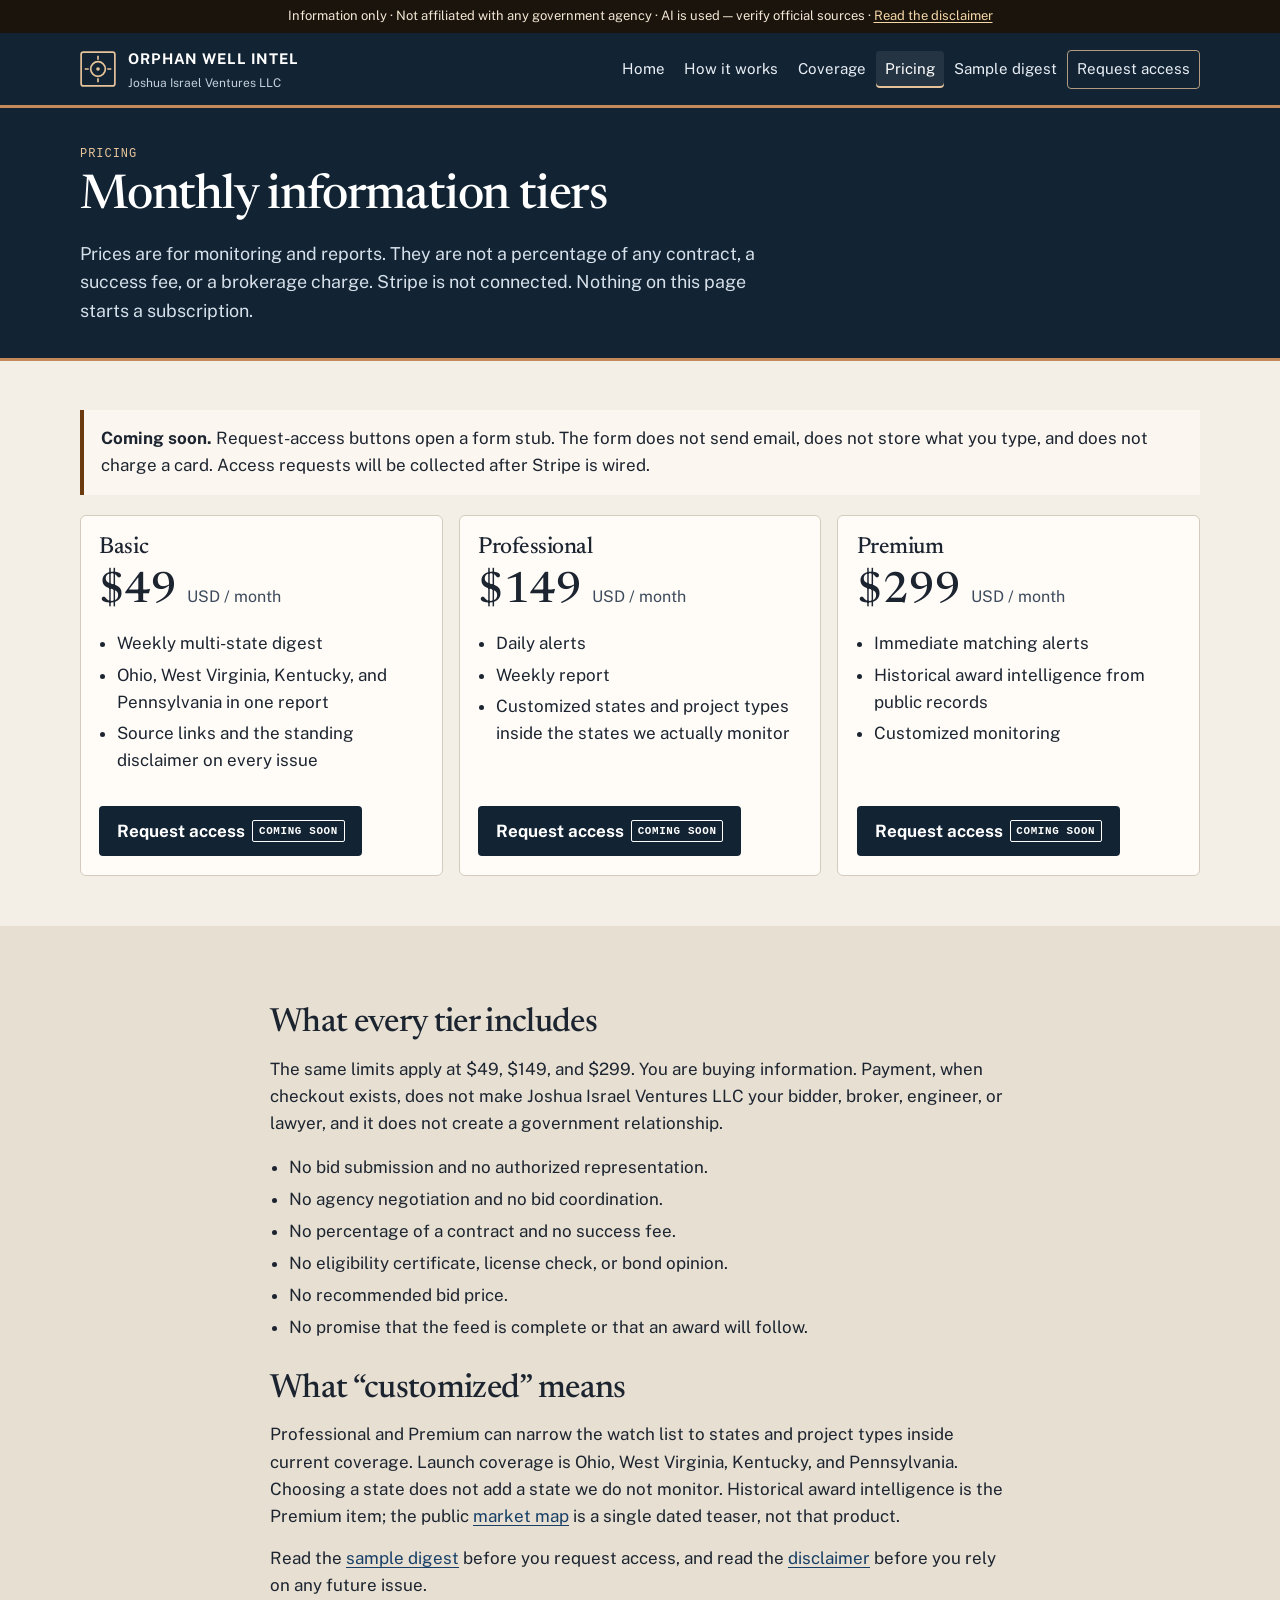
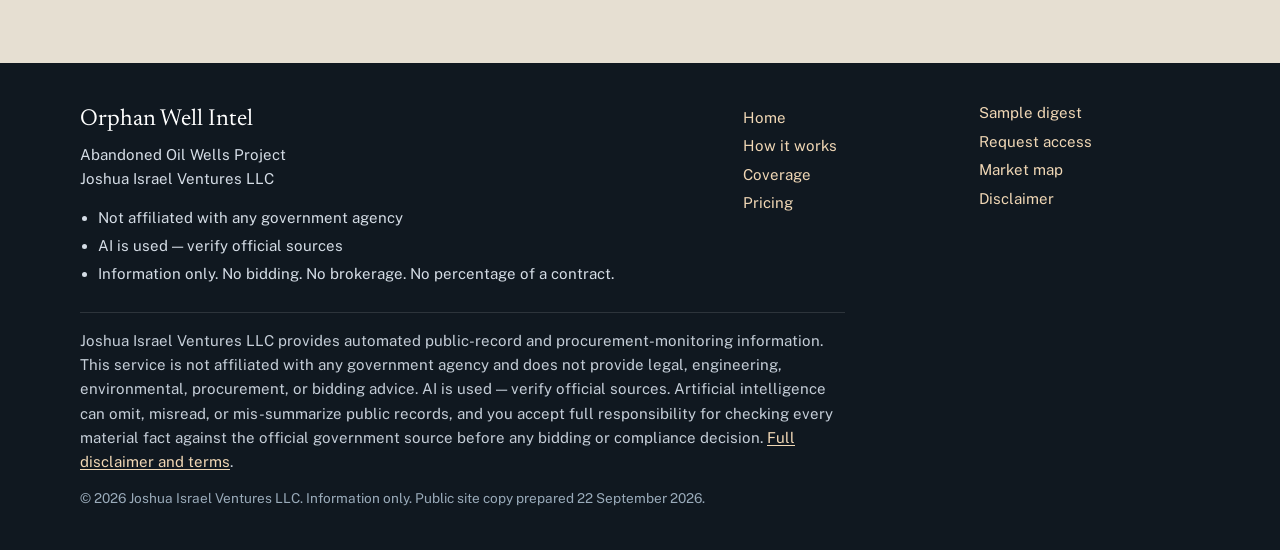
<file: pricing.html>
<!DOCTYPE html>
<html lang="en">
<head>
  <meta charset="utf-8">
  <meta name="viewport" content="width=device-width, initial-scale=1">
  <title>Pricing: $49, $149, and $299 monthly digests | Orphan Well Intel</title>
  <meta name="description" content="Basic $49/month weekly digest, Professional $149/month daily alerts, Premium $299/month matching and historical award intelligence. Information only. Checkout is not open.">
  <link rel="canonical" href="https://joshuaofisrael.github.io/orphan-well-intel/pricing.html">
  <meta name="robots" content="index, follow">
  <meta name="author" content="Joshua Israel Ventures LLC">
  <meta name="theme-color" content="#122333">
  <meta property="og:title" content="Pricing: $49, $149, and $299 monthly digests | Orphan Well Intel">
  <meta property="og:description" content="Basic $49/month weekly digest, Professional $149/month daily alerts, Premium $299/month matching and historical award intelligence. Information only. Checkout is not open.">
  <meta property="og:type" content="website">
  <meta property="og:url" content="https://joshuaofisrael.github.io/orphan-well-intel/pricing.html">
  <meta property="og:locale" content="en_US">
  <meta property="og:site_name" content="Orphan Well Intel">
  <meta name="twitter:card" content="summary">
  <link rel="icon" href="favicon.svg" type="image/svg+xml">
  <link rel="stylesheet" href="css/styles.css">
  <link rel="preconnect" href="https://fonts.googleapis.com">
  <link rel="preconnect" href="https://fonts.gstatic.com" crossorigin>
  <link href="https://fonts.googleapis.com/css2?family=Newsreader:opsz,wght@6..72,500;6..72,600&amp;family=Public+Sans:wght@400;600;700&amp;display=swap" rel="stylesheet">
  
</head>
<body>
  <a class="skip" href="#main">Skip to content</a>
  <div class="trust-bar">Information only · Not affiliated with any government agency · AI is used — verify official sources · <a href="disclaimer.html">Read the disclaimer</a></div>
  <header class="site-header">
    <div class="wrap header-row">
      <a class="brand" href="index.html">
        <svg class="brand-mark" viewBox="0 0 32 32" aria-hidden="true">
          <rect x="1" y="1" width="30" height="30" rx="2" fill="none" stroke="currentColor" stroke-width="1.5"/>
          <circle cx="16" cy="16" r="6.5" fill="none" stroke="currentColor" stroke-width="1.5"/>
          <circle cx="16" cy="16" r="1.6" fill="currentColor"/>
          <path d="M16 4.2v3.6M16 24.2V27.8M4.2 16h3.6M24.2 16H27.8" stroke="currentColor" stroke-width="1.5"/>
        </svg>
        <span class="brand-text">
          <span class="brand-name">Orphan Well Intel</span>
          <span class="brand-sub">Joshua Israel Ventures LLC</span>
        </span>
      </a>
      <input id="nav-toggle" class="nav-toggle-input" type="checkbox">
      <label for="nav-toggle" class="nav-toggle"><span class="nav-open-label">Menu</span><span class="nav-close-label">Close</span></label>
      <nav id="site-nav" class="site-nav" aria-label="Primary">
        <ul>
          <li><a href="index.html">Home</a></li>
<li><a href="how-it-works.html">How it works</a></li>
<li><a href="coverage.html">Coverage</a></li>
<li><a href="pricing.html" aria-current="page">Pricing</a></li>
<li><a href="sample-digest.html">Sample digest</a></li>
<li><a href="contact.html" class="nav-cta">Request access</a></li>
        </ul>
      </nav>
    </div>
  </header>
  <main id="main">
    
    <header class="page-hero">
      <div class="wrap">
        <p class="kicker">Pricing</p>
        <h1>Monthly information tiers</h1>
        <p class="lede">Prices are for monitoring and reports. They are not a percentage of any contract, a success fee, or a brokerage charge. Stripe is not connected. Nothing on this page starts a subscription.</p>
      </div>
    </header>
    
    <section class="section">
      <div class="wrap">
        <div class="callout callout-warn">
          <p><strong>Coming soon.</strong> Request-access buttons open a form stub. The form does not send email, does not store what you type, and does not charge a card. Access requests will be collected after Stripe is wired.</p>
        </div>
        <div class="grid-3">
          <article class="tier">
            <h2>Basic</h2>
            <p class="price">$49 <span>USD / month</span></p>
            <ul>
              <li>Weekly multi-state digest</li>
              <li>Ohio, West Virginia, Kentucky, and Pennsylvania in one report</li>
              <li>Source links and the standing disclaimer on every issue</li>
            </ul>
            <div class="tier-actions">
              <a class="btn btn-dark" href="contact.html?tier=basic#request-access">Request access <span class="soon">Coming soon</span></a>
            </div>
          </article>
          <article class="tier">
            <h2>Professional</h2>
            <p class="price">$149 <span>USD / month</span></p>
            <ul>
              <li>Daily alerts</li>
              <li>Weekly report</li>
              <li>Customized states and project types inside the states we actually monitor</li>
            </ul>
            <div class="tier-actions">
              <a class="btn btn-dark" href="contact.html?tier=professional#request-access">Request access <span class="soon">Coming soon</span></a>
            </div>
          </article>
          <article class="tier">
            <h2>Premium</h2>
            <p class="price">$299 <span>USD / month</span></p>
            <ul>
              <li>Immediate matching alerts</li>
              <li>Historical award intelligence from public records</li>
              <li>Customized monitoring</li>
            </ul>
            <div class="tier-actions">
              <a class="btn btn-dark" href="contact.html?tier=premium#request-access">Request access <span class="soon">Coming soon</span></a>
            </div>
          </article>
        </div>
      </div>
    </section>
    <section class="section section-alt">
      <div class="wrap prose">
        <h2>What every tier includes</h2>
        <p>The same limits apply at $49, $149, and $299. You are buying information. Payment, when checkout exists, does not make Joshua Israel Ventures LLC your bidder, broker, engineer, or lawyer, and it does not create a government relationship.</p>
        <ul>
          <li>No bid submission and no authorized representation.</li>
          <li>No agency negotiation and no bid coordination.</li>
          <li>No percentage of a contract and no success fee.</li>
          <li>No eligibility certificate, license check, or bond opinion.</li>
          <li>No recommended bid price.</li>
          <li>No promise that the feed is complete or that an award will follow.</li>
        </ul>
        <h2>What “customized” means</h2>
        <p>Professional and Premium can narrow the watch list to states and project types inside current coverage. Launch coverage is Ohio, West Virginia, Kentucky, and Pennsylvania. Choosing a state does not add a state we do not monitor. Historical award intelligence is the Premium item; the public <a href="market-map.html">market map</a> is a single dated teaser, not that product.</p>
        <p>Read the <a href="sample-digest.html">sample digest</a> before you request access, and read the <a href="disclaimer.html">disclaimer</a> before you rely on any future issue.</p>
      </div>
    </section>
    
  </main>
  <footer class="site-footer">
    <div class="wrap footer-grid">
      <div>
        <p class="footer-brand">Orphan Well Intel</p>
        <p>Abandoned Oil Wells Project<br>Joshua Israel Ventures LLC</p>
        <ul class="footer-trust">
          <li>Not affiliated with any government agency</li>
          <li>AI is used — verify official sources</li>
          <li>Information only. No bidding. No brokerage. No percentage of a contract.</li>
        </ul>
      </div>
      <nav aria-label="Footer">
        <ul class="footer-links">
          <li><a href="index.html">Home</a></li>
<li><a href="how-it-works.html">How it works</a></li>
<li><a href="coverage.html">Coverage</a></li>
<li><a href="pricing.html">Pricing</a></li>
<li><a href="sample-digest.html">Sample digest</a></li>
<li><a href="contact.html">Request access</a></li>
<li><a href="market-map.html">Market map</a></li>
<li><a href="disclaimer.html">Disclaimer</a></li>
        </ul>
      </nav>
    </div>
    <div class="wrap">
      <p class="footer-disclaimer">Joshua Israel Ventures LLC provides automated public-record and procurement-monitoring information. This service is not affiliated with any government agency and does not provide legal, engineering, environmental, procurement, or bidding advice. AI is used — verify official sources. Artificial intelligence can omit, misread, or mis-summarize public records, and you accept full responsibility for checking every material fact against the official government source before any bidding or compliance decision. <a href="disclaimer.html">Full disclaimer and terms</a>.</p>
      <p class="footer-meta">© 2026 Joshua Israel Ventures LLC. Information only. Public site copy prepared 22 September 2026.</p>
    </div>
  </footer>
  <script src="js/main.js"></script>
</body>
</html>
</file>
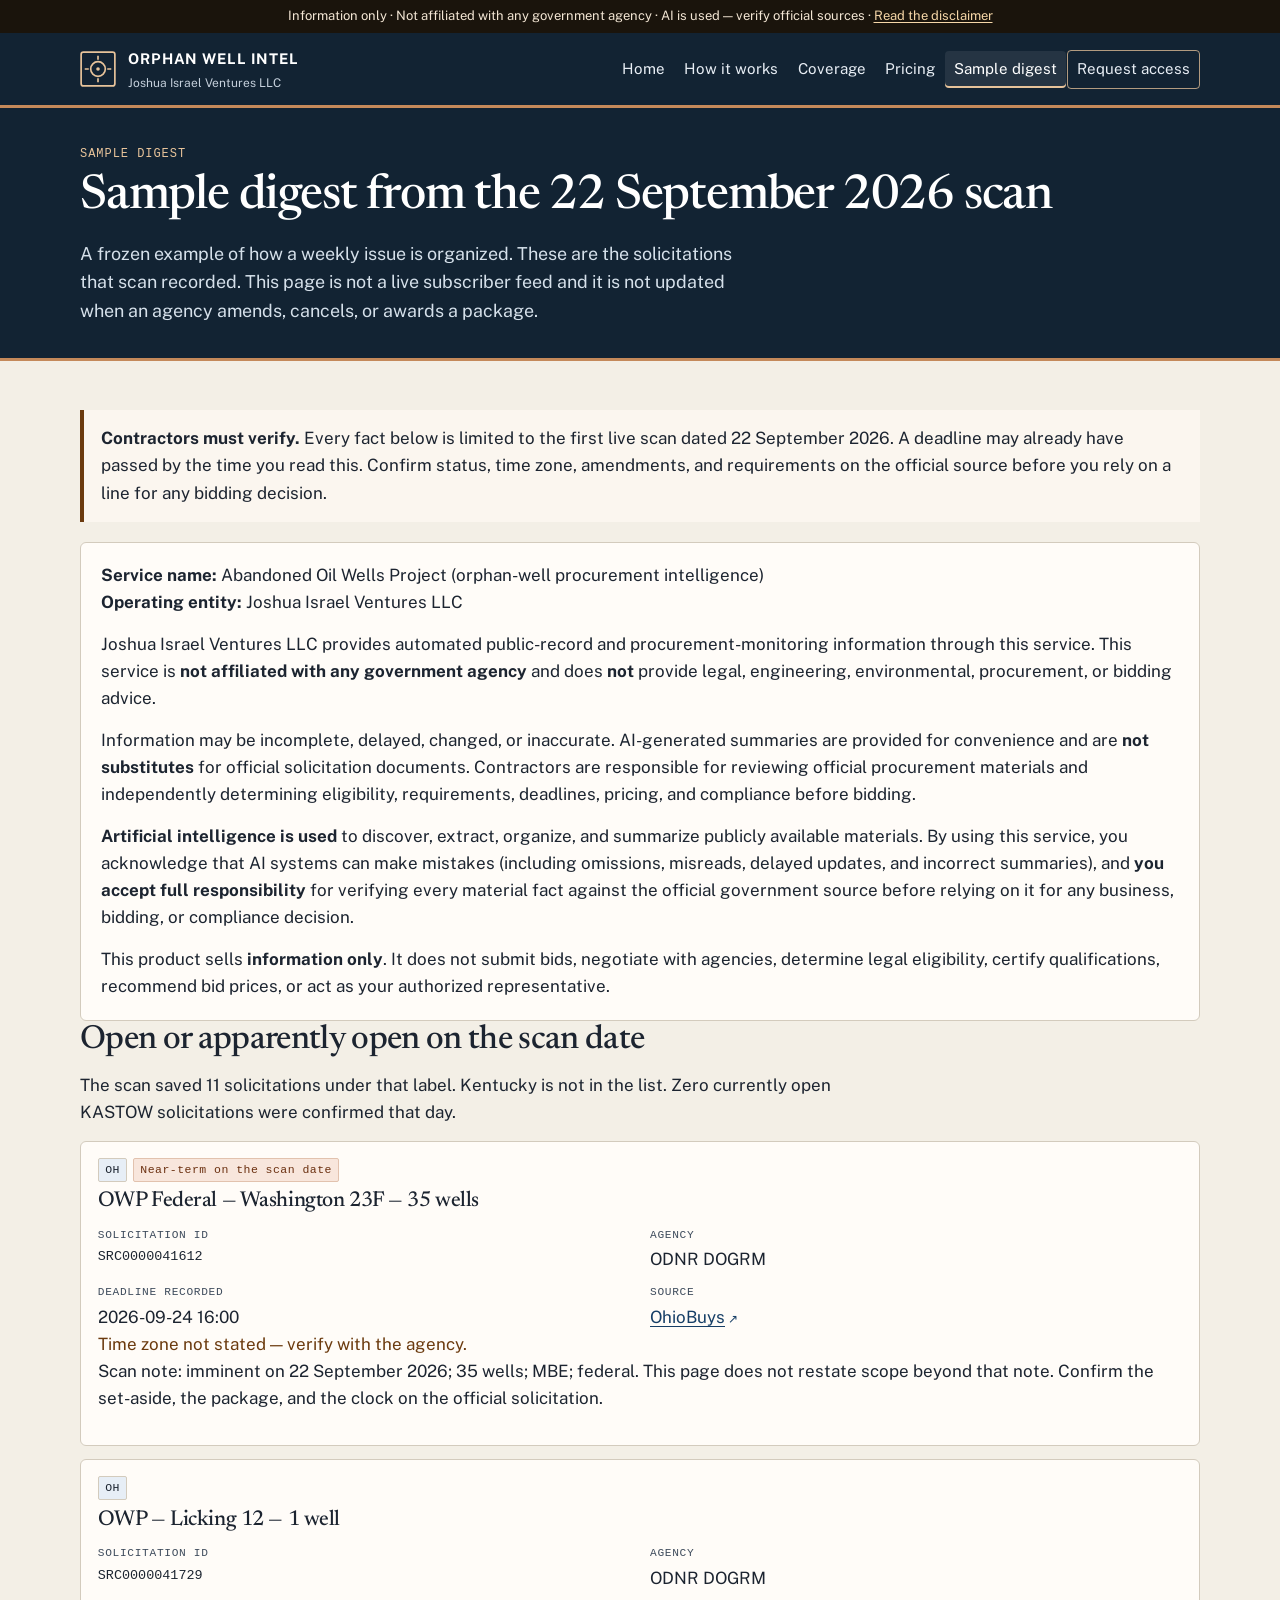
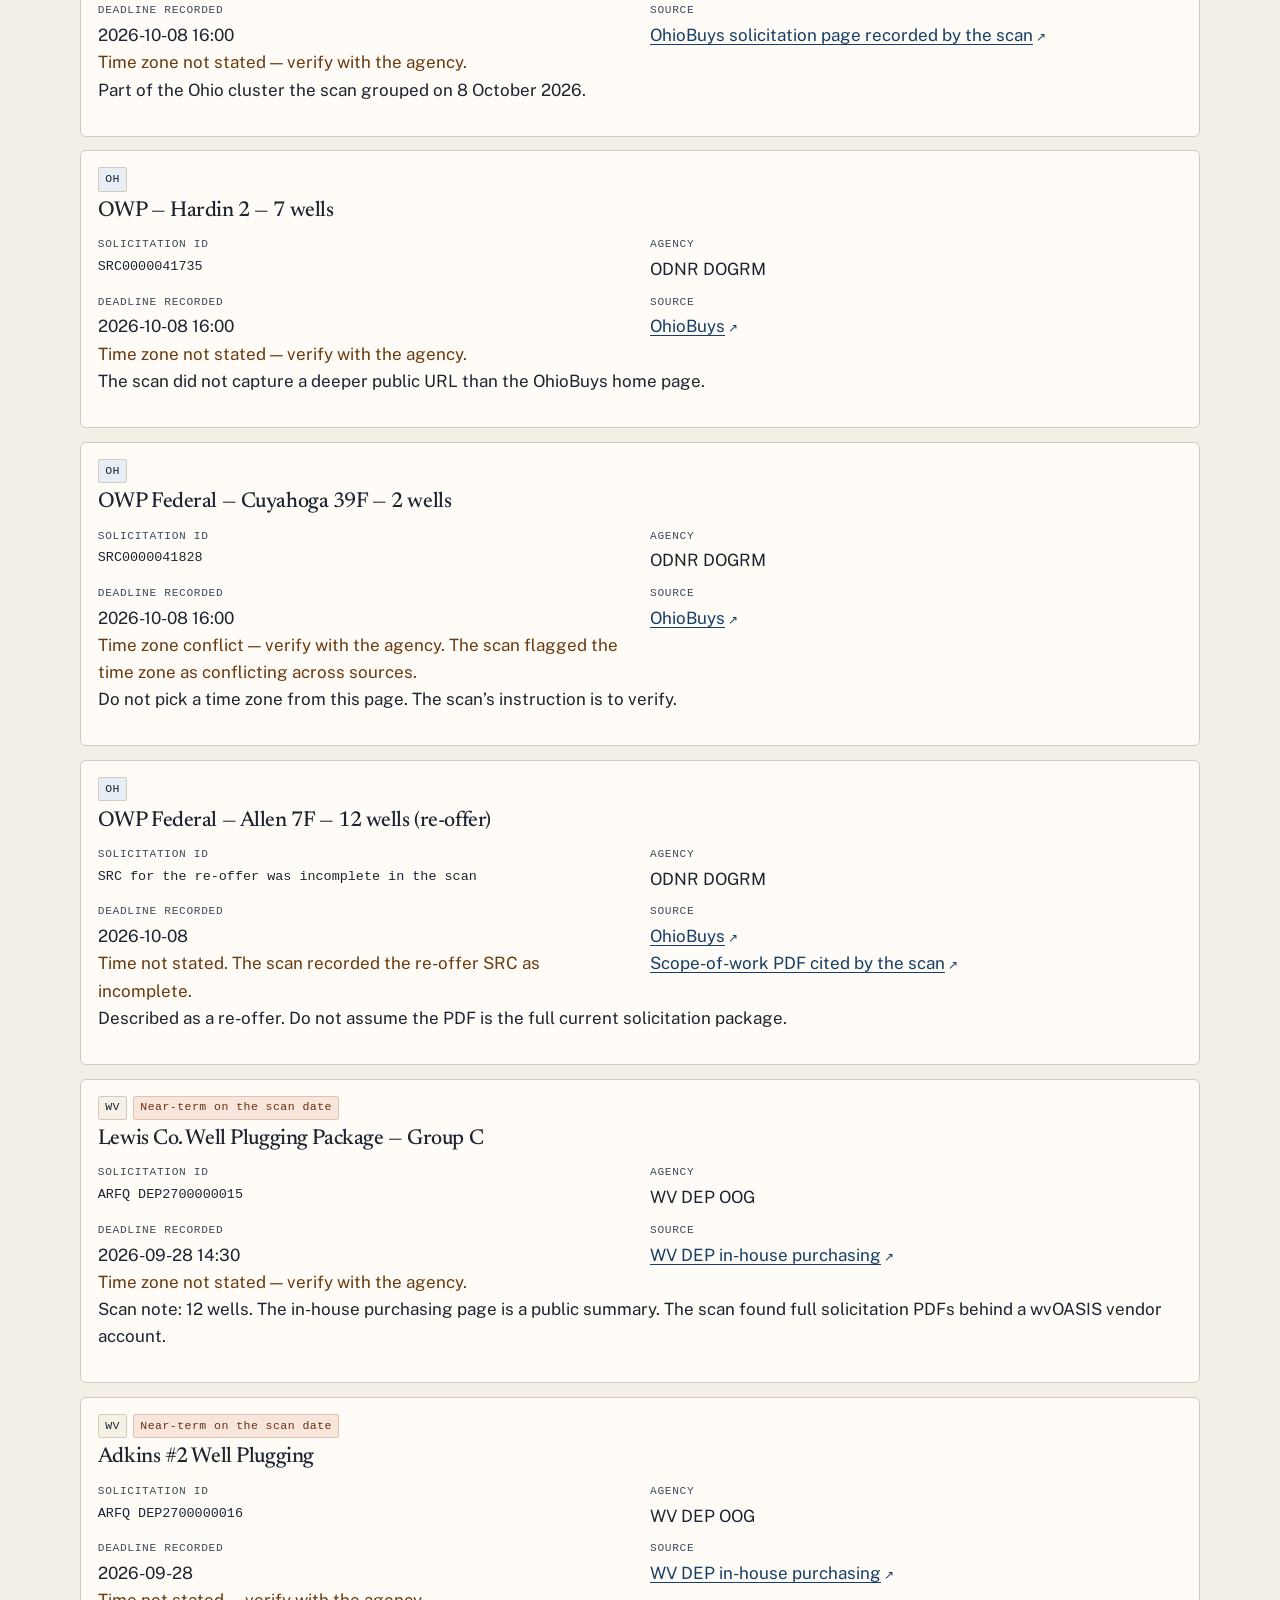
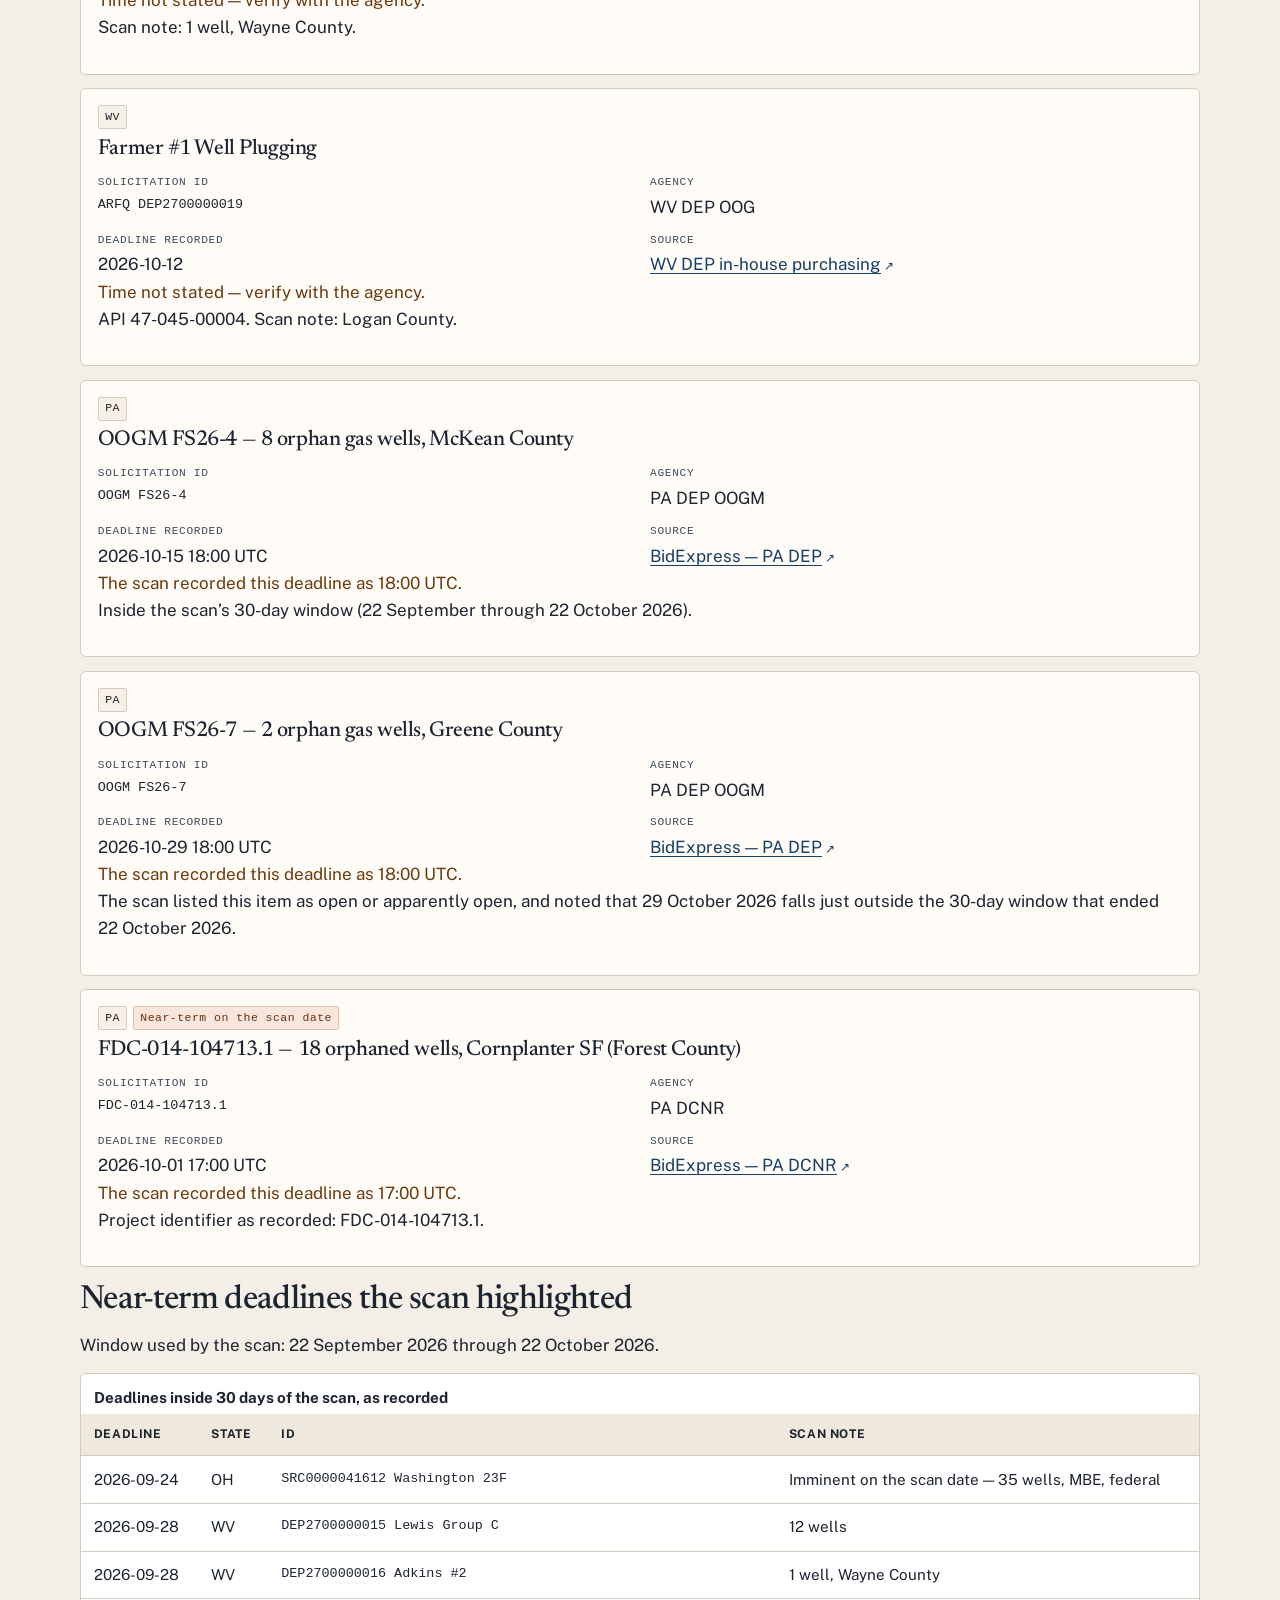
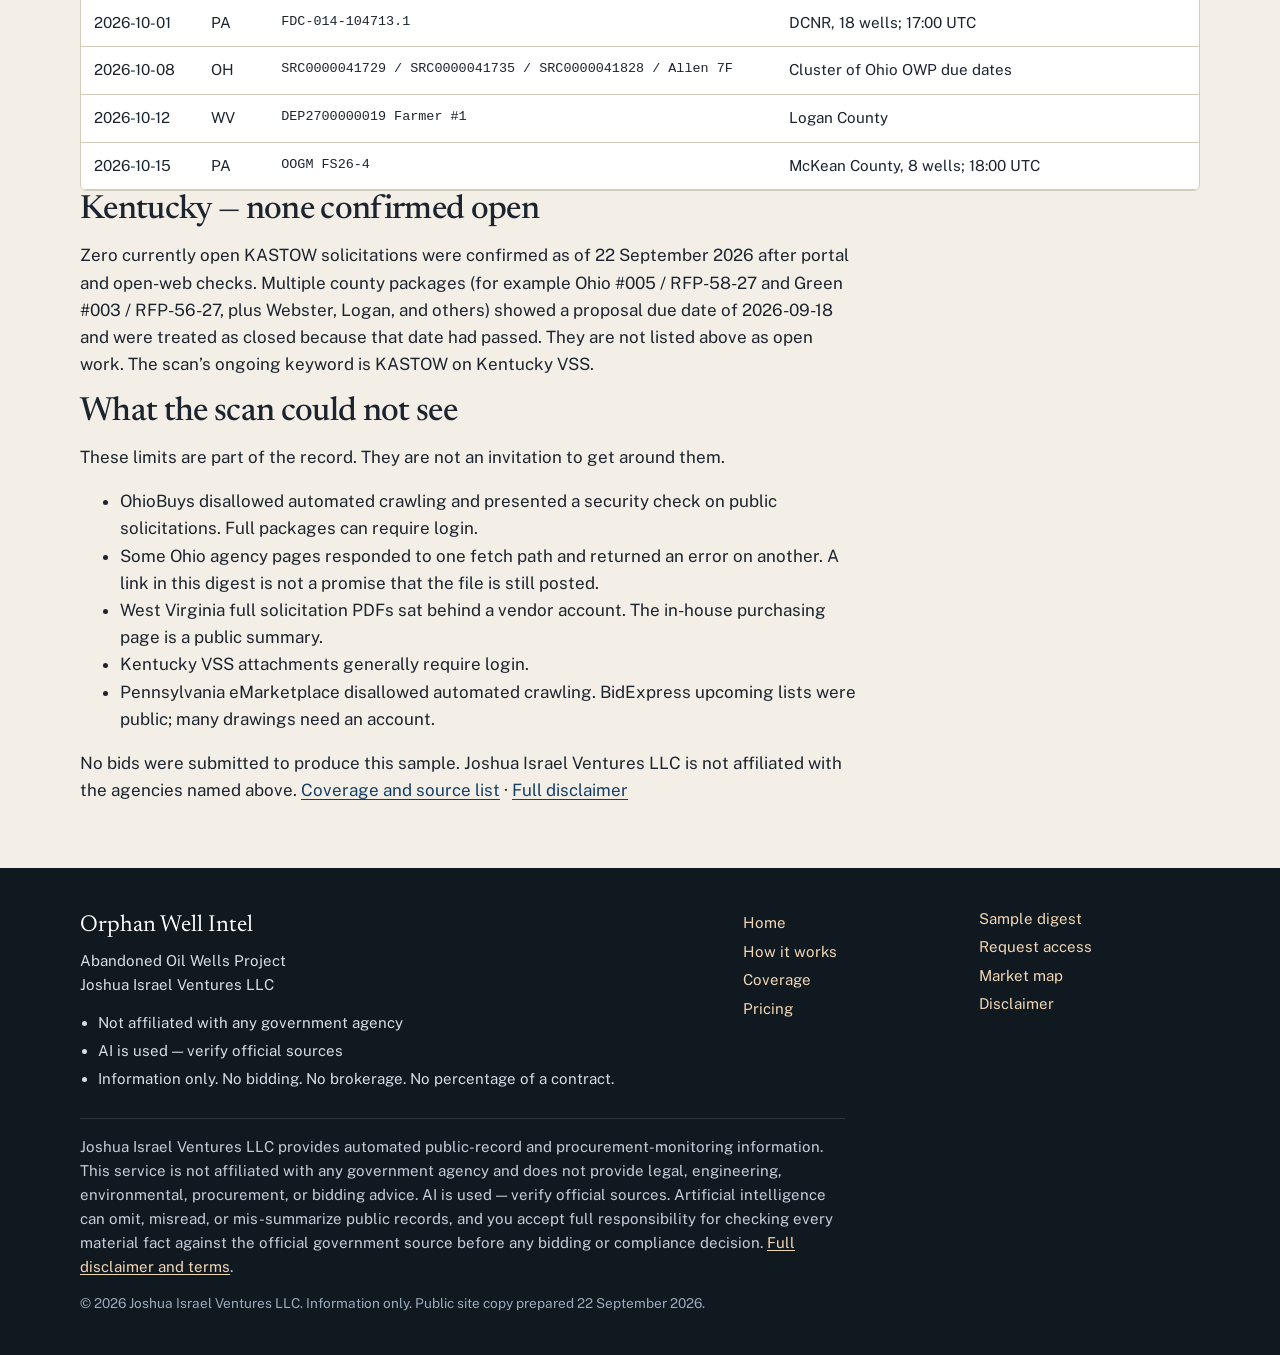
<file: sample-digest.html>
<!DOCTYPE html>
<html lang="en">
<head>
  <meta charset="utf-8">
  <meta name="viewport" content="width=device-width, initial-scale=1">
  <title>Sample digest: 22 September 2026 public scan | Orphan Well Intel</title>
  <meta name="description" content="Eleven open or apparently open orphan-well solicitations recorded on 22 September 2026 in Ohio, West Virginia, and Pennsylvania, with source URLs. Verify each item. Kentucky had none confirmed open.">
  <link rel="canonical" href="https://joshuaofisrael.github.io/orphan-well-intel/sample-digest.html">
  <meta name="robots" content="index, follow">
  <meta name="author" content="Joshua Israel Ventures LLC">
  <meta name="theme-color" content="#122333">
  <meta property="og:title" content="Sample digest: 22 September 2026 public scan | Orphan Well Intel">
  <meta property="og:description" content="Eleven open or apparently open orphan-well solicitations recorded on 22 September 2026 in Ohio, West Virginia, and Pennsylvania, with source URLs. Verify each item. Kentucky had none confirmed open.">
  <meta property="og:type" content="website">
  <meta property="og:url" content="https://joshuaofisrael.github.io/orphan-well-intel/sample-digest.html">
  <meta property="og:locale" content="en_US">
  <meta property="og:site_name" content="Orphan Well Intel">
  <meta name="twitter:card" content="summary">
  <link rel="icon" href="favicon.svg" type="image/svg+xml">
  <link rel="stylesheet" href="css/styles.css">
  <link rel="preconnect" href="https://fonts.googleapis.com">
  <link rel="preconnect" href="https://fonts.gstatic.com" crossorigin>
  <link href="https://fonts.googleapis.com/css2?family=Newsreader:opsz,wght@6..72,500;6..72,600&amp;family=Public+Sans:wght@400;600;700&amp;display=swap" rel="stylesheet">
  
</head>
<body>
  <a class="skip" href="#main">Skip to content</a>
  <div class="trust-bar">Information only · Not affiliated with any government agency · AI is used — verify official sources · <a href="disclaimer.html">Read the disclaimer</a></div>
  <header class="site-header">
    <div class="wrap header-row">
      <a class="brand" href="index.html">
        <svg class="brand-mark" viewBox="0 0 32 32" aria-hidden="true">
          <rect x="1" y="1" width="30" height="30" rx="2" fill="none" stroke="currentColor" stroke-width="1.5"/>
          <circle cx="16" cy="16" r="6.5" fill="none" stroke="currentColor" stroke-width="1.5"/>
          <circle cx="16" cy="16" r="1.6" fill="currentColor"/>
          <path d="M16 4.2v3.6M16 24.2V27.8M4.2 16h3.6M24.2 16H27.8" stroke="currentColor" stroke-width="1.5"/>
        </svg>
        <span class="brand-text">
          <span class="brand-name">Orphan Well Intel</span>
          <span class="brand-sub">Joshua Israel Ventures LLC</span>
        </span>
      </a>
      <input id="nav-toggle" class="nav-toggle-input" type="checkbox">
      <label for="nav-toggle" class="nav-toggle"><span class="nav-open-label">Menu</span><span class="nav-close-label">Close</span></label>
      <nav id="site-nav" class="site-nav" aria-label="Primary">
        <ul>
          <li><a href="index.html">Home</a></li>
<li><a href="how-it-works.html">How it works</a></li>
<li><a href="coverage.html">Coverage</a></li>
<li><a href="pricing.html">Pricing</a></li>
<li><a href="sample-digest.html" aria-current="page">Sample digest</a></li>
<li><a href="contact.html" class="nav-cta">Request access</a></li>
        </ul>
      </nav>
    </div>
  </header>
  <main id="main">
    
    <header class="page-hero">
      <div class="wrap">
        <p class="kicker">Sample digest</p>
        <h1>Sample digest from the 22 September 2026 scan</h1>
        <p class="lede">A frozen example of how a weekly issue is organized. These are the solicitations that scan recorded. This page is not a live subscriber feed and it is not updated when an agency amends, cancels, or awards a package.</p>
      </div>
    </header>
    
    <section class="section">
      <div class="wrap">
        <div class="callout callout-warn">
          <p><strong>Contractors must verify.</strong> Every fact below is limited to the first live scan dated 22 September 2026. A deadline may already have passed by the time you read this. Confirm status, time zone, amendments, and requirements on the official source before you rely on a line for any bidding decision.</p>
        </div>
        <div class="disclaimer-text">
  <p><strong>Service name:</strong> Abandoned Oil Wells Project (orphan-well procurement intelligence)<br>
  <strong>Operating entity:</strong> Joshua Israel Ventures LLC</p>
  <p>Joshua Israel Ventures LLC provides automated public-record and procurement-monitoring information through this service. This service is <strong>not affiliated with any government agency</strong> and does <strong>not</strong> provide legal, engineering, environmental, procurement, or bidding advice.</p>
  <p>Information may be incomplete, delayed, changed, or inaccurate. AI-generated summaries are provided for convenience and are <strong>not substitutes</strong> for official solicitation documents. Contractors are responsible for reviewing official procurement materials and independently determining eligibility, requirements, deadlines, pricing, and compliance before bidding.</p>
  <p><strong>Artificial intelligence is used</strong> to discover, extract, organize, and summarize publicly available materials. By using this service, you acknowledge that AI systems can make mistakes (including omissions, misreads, delayed updates, and incorrect summaries), and <strong>you accept full responsibility</strong> for verifying every material fact against the official government source before relying on it for any business, bidding, or compliance decision.</p>
  <p>This product sells <strong>information only</strong>. It does not submit bids, negotiate with agencies, determine legal eligibility, certify qualifications, recommend bid prices, or act as your authorized representative.</p>
</div>
        <h2>Open or apparently open on the scan date</h2>
        <p>The scan saved 11 solicitations under that label. Kentucky is not in the list. Zero currently open KASTOW solicitations were confirmed that day.</p>
        
    <article class="opp">
      <div class="opp-head"><span class="pill pill-oh">OH</span><span class="pill pill-hot">Near-term on the scan date</span></div>
      <h2>OWP Federal — Washington 23F — 35 wells</h2>
      <dl>
        <div><dt>Solicitation ID</dt><dd class="id">SRC0000041612</dd></div>
        <div><dt>Agency</dt><dd>ODNR DOGRM</dd></div>
        <div><dt>Deadline recorded</dt><dd>2026-09-24 16:00<br><em class="meta-note">Time zone not stated — verify with the agency.</em></dd></div>
        <div><dt>Source</dt><dd><a href="https://ohiobuys.ohio.gov/" target="_blank" rel="noopener noreferrer">OhioBuys<span class="sr-only"> (opens in a new tab)</span></a></dd></div>
      </dl>
      <p>Scan note: imminent on 22 September 2026; 35 wells; MBE; federal. This page does not restate scope beyond that note. Confirm the set-aside, the package, and the clock on the official solicitation.</p>
    </article>
    

    <article class="opp">
      <div class="opp-head"><span class="pill pill-oh">OH</span></div>
      <h2>OWP — Licking 12 — 1 well</h2>
      <dl>
        <div><dt>Solicitation ID</dt><dd class="id">SRC0000041729</dd></div>
        <div><dt>Agency</dt><dd>ODNR DOGRM</dd></div>
        <div><dt>Deadline recorded</dt><dd>2026-10-08 16:00<br><em class="meta-note">Time zone not stated — verify with the agency.</em></dd></div>
        <div><dt>Source</dt><dd><a href="https://ohiobuys.ohio.gov/page.aspx/en/bpm/process_manage_extranet/57682" target="_blank" rel="noopener noreferrer">OhioBuys solicitation page recorded by the scan<span class="sr-only"> (opens in a new tab)</span></a></dd></div>
      </dl>
      <p>Part of the Ohio cluster the scan grouped on 8 October 2026.</p>
    </article>
    

    <article class="opp">
      <div class="opp-head"><span class="pill pill-oh">OH</span></div>
      <h2>OWP — Hardin 2 — 7 wells</h2>
      <dl>
        <div><dt>Solicitation ID</dt><dd class="id">SRC0000041735</dd></div>
        <div><dt>Agency</dt><dd>ODNR DOGRM</dd></div>
        <div><dt>Deadline recorded</dt><dd>2026-10-08 16:00<br><em class="meta-note">Time zone not stated — verify with the agency.</em></dd></div>
        <div><dt>Source</dt><dd><a href="https://ohiobuys.ohio.gov/" target="_blank" rel="noopener noreferrer">OhioBuys<span class="sr-only"> (opens in a new tab)</span></a></dd></div>
      </dl>
      <p>The scan did not capture a deeper public URL than the OhioBuys home page.</p>
    </article>
    

    <article class="opp">
      <div class="opp-head"><span class="pill pill-oh">OH</span></div>
      <h2>OWP Federal — Cuyahoga 39F — 2 wells</h2>
      <dl>
        <div><dt>Solicitation ID</dt><dd class="id">SRC0000041828</dd></div>
        <div><dt>Agency</dt><dd>ODNR DOGRM</dd></div>
        <div><dt>Deadline recorded</dt><dd>2026-10-08 16:00<br><em class="meta-note">Time zone conflict — verify with the agency. The scan flagged the time zone as conflicting across sources.</em></dd></div>
        <div><dt>Source</dt><dd><a href="https://ohiobuys.ohio.gov/" target="_blank" rel="noopener noreferrer">OhioBuys<span class="sr-only"> (opens in a new tab)</span></a></dd></div>
      </dl>
      <p>Do not pick a time zone from this page. The scan’s instruction is to verify.</p>
    </article>
    

    <article class="opp">
      <div class="opp-head"><span class="pill pill-oh">OH</span></div>
      <h2>OWP Federal — Allen 7F — 12 wells (re-offer)</h2>
      <dl>
        <div><dt>Solicitation ID</dt><dd class="id">SRC for the re-offer was incomplete in the scan</dd></div>
        <div><dt>Agency</dt><dd>ODNR DOGRM</dd></div>
        <div><dt>Deadline recorded</dt><dd>2026-10-08<br><em class="meta-note">Time not stated. The scan recorded the re-offer SRC as incomplete.</em></dd></div>
        <div><dt>Source</dt><dd><a href="https://ohiobuys.ohio.gov/" target="_blank" rel="noopener noreferrer">OhioBuys<span class="sr-only"> (opens in a new tab)</span></a><br><a href="https://dam.assets.ohio.gov/image/upload/ohiodnr.gov/documents/oil-gas/contractor/SOW-Allen_7F.pdf" target="_blank" rel="noopener noreferrer">Scope-of-work PDF cited by the scan<span class="sr-only"> (opens in a new tab)</span></a></dd></div>
      </dl>
      <p>Described as a re-offer. Do not assume the PDF is the full current solicitation package.</p>
    </article>
    

    <article class="opp">
      <div class="opp-head"><span class="pill pill-wv">WV</span><span class="pill pill-hot">Near-term on the scan date</span></div>
      <h2>Lewis Co. Well Plugging Package — Group C</h2>
      <dl>
        <div><dt>Solicitation ID</dt><dd class="id">ARFQ DEP2700000015</dd></div>
        <div><dt>Agency</dt><dd>WV DEP OOG</dd></div>
        <div><dt>Deadline recorded</dt><dd>2026-09-28 14:30<br><em class="meta-note">Time zone not stated — verify with the agency.</em></dd></div>
        <div><dt>Source</dt><dd><a href="https://dep.wv.gov/bto/IHP/Pages/default.aspx" target="_blank" rel="noopener noreferrer">WV DEP in-house purchasing<span class="sr-only"> (opens in a new tab)</span></a></dd></div>
      </dl>
      <p>Scan note: 12 wells. The in-house purchasing page is a public summary. The scan found full solicitation PDFs behind a wvOASIS vendor account.</p>
    </article>
    

    <article class="opp">
      <div class="opp-head"><span class="pill pill-wv">WV</span><span class="pill pill-hot">Near-term on the scan date</span></div>
      <h2>Adkins #2 Well Plugging</h2>
      <dl>
        <div><dt>Solicitation ID</dt><dd class="id">ARFQ DEP2700000016</dd></div>
        <div><dt>Agency</dt><dd>WV DEP OOG</dd></div>
        <div><dt>Deadline recorded</dt><dd>2026-09-28<br><em class="meta-note">Time not stated — verify with the agency.</em></dd></div>
        <div><dt>Source</dt><dd><a href="https://dep.wv.gov/bto/IHP/Pages/default.aspx" target="_blank" rel="noopener noreferrer">WV DEP in-house purchasing<span class="sr-only"> (opens in a new tab)</span></a></dd></div>
      </dl>
      <p>Scan note: 1 well, Wayne County.</p>
    </article>
    

    <article class="opp">
      <div class="opp-head"><span class="pill pill-wv">WV</span></div>
      <h2>Farmer #1 Well Plugging</h2>
      <dl>
        <div><dt>Solicitation ID</dt><dd class="id">ARFQ DEP2700000019</dd></div>
        <div><dt>Agency</dt><dd>WV DEP OOG</dd></div>
        <div><dt>Deadline recorded</dt><dd>2026-10-12<br><em class="meta-note">Time not stated — verify with the agency.</em></dd></div>
        <div><dt>Source</dt><dd><a href="https://dep.wv.gov/bto/IHP/Pages/default.aspx" target="_blank" rel="noopener noreferrer">WV DEP in-house purchasing<span class="sr-only"> (opens in a new tab)</span></a></dd></div>
      </dl>
      <p>API 47-045-00004. Scan note: Logan County.</p>
    </article>
    

    <article class="opp">
      <div class="opp-head"><span class="pill pill-pa">PA</span></div>
      <h2>OOGM FS26-4 — 8 orphan gas wells, McKean County</h2>
      <dl>
        <div><dt>Solicitation ID</dt><dd class="id">OOGM FS26-4</dd></div>
        <div><dt>Agency</dt><dd>PA DEP OOGM</dd></div>
        <div><dt>Deadline recorded</dt><dd>2026-10-15 18:00 UTC<br><em class="meta-note">The scan recorded this deadline as 18:00 UTC.</em></dd></div>
        <div><dt>Source</dt><dd><a href="https://www.bidexpress.com/businesses/15106/home" target="_blank" rel="noopener noreferrer">BidExpress — PA DEP<span class="sr-only"> (opens in a new tab)</span></a></dd></div>
      </dl>
      <p>Inside the scan’s 30-day window (22 September through 22 October 2026).</p>
    </article>
    

    <article class="opp">
      <div class="opp-head"><span class="pill pill-pa">PA</span></div>
      <h2>OOGM FS26-7 — 2 orphan gas wells, Greene County</h2>
      <dl>
        <div><dt>Solicitation ID</dt><dd class="id">OOGM FS26-7</dd></div>
        <div><dt>Agency</dt><dd>PA DEP OOGM</dd></div>
        <div><dt>Deadline recorded</dt><dd>2026-10-29 18:00 UTC<br><em class="meta-note">The scan recorded this deadline as 18:00 UTC.</em></dd></div>
        <div><dt>Source</dt><dd><a href="https://www.bidexpress.com/businesses/15106/home" target="_blank" rel="noopener noreferrer">BidExpress — PA DEP<span class="sr-only"> (opens in a new tab)</span></a></dd></div>
      </dl>
      <p>The scan listed this item as open or apparently open, and noted that 29 October 2026 falls just outside the 30-day window that ended 22 October 2026.</p>
    </article>
    

    <article class="opp">
      <div class="opp-head"><span class="pill pill-pa">PA</span><span class="pill pill-hot">Near-term on the scan date</span></div>
      <h2>FDC-014-104713.1 — 18 orphaned wells, Cornplanter SF (Forest County)</h2>
      <dl>
        <div><dt>Solicitation ID</dt><dd class="id">FDC-014-104713.1</dd></div>
        <div><dt>Agency</dt><dd>PA DCNR</dd></div>
        <div><dt>Deadline recorded</dt><dd>2026-10-01 17:00 UTC<br><em class="meta-note">The scan recorded this deadline as 17:00 UTC.</em></dd></div>
        <div><dt>Source</dt><dd><a href="https://www.bidexpress.com/businesses/65897/home?agency=true" target="_blank" rel="noopener noreferrer">BidExpress — PA DCNR<span class="sr-only"> (opens in a new tab)</span></a></dd></div>
      </dl>
      <p>Project identifier as recorded: FDC-014-104713.1.</p>
    </article>
    
        <h2>Near-term deadlines the scan highlighted</h2>
        <p>Window used by the scan: 22 September 2026 through 22 October 2026.</p>
        <div class="table-wrap">
          <table>
            <caption>Deadlines inside 30 days of the scan, as recorded</caption>
            <thead>
              <tr><th>Deadline</th><th>State</th><th>ID</th><th>Scan note</th></tr>
            </thead>
            <tbody>
              <tr><td>2026-09-24</td><td>OH</td><td class="id">SRC0000041612 Washington 23F</td><td>Imminent on the scan date — 35 wells, MBE, federal</td></tr>
              <tr><td>2026-09-28</td><td>WV</td><td class="id">DEP2700000015 Lewis Group C</td><td>12 wells</td></tr>
              <tr><td>2026-09-28</td><td>WV</td><td class="id">DEP2700000016 Adkins #2</td><td>1 well, Wayne County</td></tr>
              <tr><td>2026-10-01</td><td>PA</td><td class="id">FDC-014-104713.1</td><td>DCNR, 18 wells; 17:00 UTC</td></tr>
              <tr><td>2026-10-08</td><td>OH</td><td class="id">SRC0000041729 / SRC0000041735 / SRC0000041828 / Allen 7F</td><td>Cluster of Ohio OWP due dates</td></tr>
              <tr><td>2026-10-12</td><td>WV</td><td class="id">DEP2700000019 Farmer #1</td><td>Logan County</td></tr>
              <tr><td>2026-10-15</td><td>PA</td><td class="id">OOGM FS26-4</td><td>McKean County, 8 wells; 18:00 UTC</td></tr>
            </tbody>
          </table>
        </div>
        <h2>Kentucky — none confirmed open</h2>
        <p>Zero currently open KASTOW solicitations were confirmed as of 22 September 2026 after portal and open-web checks. Multiple county packages (for example Ohio #005 / RFP-58-27 and Green #003 / RFP-56-27, plus Webster, Logan, and others) showed a proposal due date of 2026-09-18 and were treated as closed because that date had passed. They are not listed above as open work. The scan’s ongoing keyword is KASTOW on Kentucky VSS.</p>
        <h2>What the scan could not see</h2>
        <p>These limits are part of the record. They are not an invitation to get around them.</p>
        <ul>
          <li>OhioBuys disallowed automated crawling and presented a security check on public solicitations. Full packages can require login.</li>
          <li>Some Ohio agency pages responded to one fetch path and returned an error on another. A link in this digest is not a promise that the file is still posted.</li>
          <li>West Virginia full solicitation PDFs sat behind a vendor account. The in-house purchasing page is a public summary.</li>
          <li>Kentucky VSS attachments generally require login.</li>
          <li>Pennsylvania eMarketplace disallowed automated crawling. BidExpress upcoming lists were public; many drawings need an account.</li>
        </ul>
        <p>No bids were submitted to produce this sample. Joshua Israel Ventures LLC is not affiliated with the agencies named above. <a href="coverage.html">Coverage and source list</a> · <a href="disclaimer.html">Full disclaimer</a></p>
      </div>
    </section>
    
  </main>
  <footer class="site-footer">
    <div class="wrap footer-grid">
      <div>
        <p class="footer-brand">Orphan Well Intel</p>
        <p>Abandoned Oil Wells Project<br>Joshua Israel Ventures LLC</p>
        <ul class="footer-trust">
          <li>Not affiliated with any government agency</li>
          <li>AI is used — verify official sources</li>
          <li>Information only. No bidding. No brokerage. No percentage of a contract.</li>
        </ul>
      </div>
      <nav aria-label="Footer">
        <ul class="footer-links">
          <li><a href="index.html">Home</a></li>
<li><a href="how-it-works.html">How it works</a></li>
<li><a href="coverage.html">Coverage</a></li>
<li><a href="pricing.html">Pricing</a></li>
<li><a href="sample-digest.html">Sample digest</a></li>
<li><a href="contact.html">Request access</a></li>
<li><a href="market-map.html">Market map</a></li>
<li><a href="disclaimer.html">Disclaimer</a></li>
        </ul>
      </nav>
    </div>
    <div class="wrap">
      <p class="footer-disclaimer">Joshua Israel Ventures LLC provides automated public-record and procurement-monitoring information. This service is not affiliated with any government agency and does not provide legal, engineering, environmental, procurement, or bidding advice. AI is used — verify official sources. Artificial intelligence can omit, misread, or mis-summarize public records, and you accept full responsibility for checking every material fact against the official government source before any bidding or compliance decision. <a href="disclaimer.html">Full disclaimer and terms</a>.</p>
      <p class="footer-meta">© 2026 Joshua Israel Ventures LLC. Information only. Public site copy prepared 22 September 2026.</p>
    </div>
  </footer>
  <script src="js/main.js"></script>
</body>
</html>
</file>
<file: css/styles.css>
/* Orphan Well Intel — field-bulletin layout. Relative asset paths only. */

:root {
  --ink: #1c2430;
  --ink-soft: #3e4b5c;
  --paper: #f3efe6;
  --paper-deep: #e6dfd2;
  --card: #fffcf8;
  --line: #d3cbbd;
  --navy: #122333;
  --navy-2: #1b3348;
  --copper: #8a4b24;
  --copper-deep: #6e3518;
  --link: #163e66;
  --link-visited: #3f2d6b;
  --warn: #6b3a0e;
  --max: 1120px;
  --serif: "Newsreader", "Iowan Old Style", Palatino, Georgia, serif;
  --sans: "Public Sans", "Segoe UI", Helvetica, Arial, sans-serif;
  --mono: ui-monospace, "SFMono-Regular", Menlo, Consolas, monospace;
}

*,
*::before,
*::after { box-sizing: border-box; }

html { scroll-behavior: smooth; }

body {
  margin: 0;
  font-family: var(--sans);
  color: var(--ink);
  background: var(--paper);
  line-height: 1.6;
  font-size: 1.0625rem;
}

img, svg { display: block; max-width: 100%; }

h1, h2, h3 { text-wrap: balance; }

h2 {
  font-family: var(--serif);
  font-weight: 500;
  font-size: clamp(1.65rem, 2.6vw, 2.2rem);
  line-height: 1.18;
  letter-spacing: -0.02em;
  margin: 0 0 0.75rem;
}

h3 {
  margin: 0 0 0.4rem;
  font-size: 1.12rem;
  line-height: 1.35;
}

p { margin: 0 0 0.9rem; }

a { color: var(--link); text-underline-offset: 0.16em; }
a:visited { color: var(--link-visited); }
a:hover { text-decoration-thickness: 2px; }

a[target="_blank"]::after {
  content: "↗";
  font-size: 0.72em;
  margin-left: 0.22em;
  text-decoration: none;
  display: inline-block;
}

:focus-visible {
  outline: 2px solid var(--copper-deep);
  outline-offset: 3px;
}

::selection { background: #ead7c4; }

.sr-only {
  position: absolute;
  width: 1px;
  height: 1px;
  padding: 0;
  margin: -1px;
  overflow: hidden;
  clip: rect(0, 0, 0, 0);
  white-space: nowrap;
  border: 0;
}

.skip {
  position: absolute;
  left: 0.75rem;
  top: -4rem;
  background: white;
  color: var(--ink);
  padding: 0.5rem 0.8rem;
  z-index: 50;
}

.skip:focus { top: 0.5rem; }

.wrap { width: min(var(--max), calc(100% - 2rem)); margin-inline: auto; }
.wrap-narrow { width: min(760px, calc(100% - 2rem)); margin-inline: auto; }

.trust-bar {
  background: #1a140c;
  color: #f3e6d4;
  font-size: 0.8125rem;
  text-align: center;
  padding: 0.45rem 1rem;
  line-height: 1.45;
}

.trust-bar a { color: #f6d7a8; }
.trust-bar a:visited { color: #f6d7a8; }

.site-header {
  background: var(--navy);
  color: #fff;
  position: sticky;
  top: 0;
  z-index: 30;
  border-bottom: 3px solid #c4895a;
}

.header-row {
  position: relative;
  display: flex;
  flex-wrap: wrap;
  align-items: center;
  justify-content: space-between;
  gap: 0.75rem 1rem;
  padding: 0.75rem 0;
}

.brand {
  display: flex;
  align-items: center;
  gap: 0.75rem;
  color: #fff;
  text-decoration: none;
}

.brand:visited { color: #fff; }

.brand-mark { width: 36px; height: 36px; color: #e7c39a; flex: none; }

.brand-name {
  font-weight: 700;
  letter-spacing: 0.06em;
  font-size: 0.92rem;
  text-transform: uppercase;
}

.brand-sub {
  display: block;
  font-weight: 400;
  letter-spacing: 0;
  text-transform: none;
  color: #c5d0dc;
  font-size: 0.75rem;
  margin-top: 0.1rem;
}

.nav-toggle-input {
  position: absolute;
  width: 1px;
  height: 1px;
  padding: 0;
  margin: -1px;
  overflow: hidden;
  clip: rect(0, 0, 0, 0);
  white-space: nowrap;
  border: 0;
}

.nav-toggle {
  min-height: 44px;
  display: inline-flex;
  align-items: center;
  justify-content: center;
  padding: 0.35rem 0.85rem;
  border: 1px solid rgba(255, 255, 255, 0.4);
  border-radius: 4px;
  color: #fff;
  cursor: pointer;
  user-select: none;
}

.nav-close-label { display: none; }

.nav-toggle-input:focus-visible + .nav-toggle {
  outline: 2px solid #e7c39a;
  outline-offset: 3px;
}

.nav-toggle-input:checked ~ .nav-toggle .nav-open-label { display: none; }
.nav-toggle-input:checked ~ .nav-toggle .nav-close-label { display: inline; }

.site-nav {
  display: none;
  flex-basis: 100%;
}

.nav-toggle-input:checked ~ .site-nav { display: block; }

.site-nav ul {
  list-style: none;
  margin: 0;
  padding: 0.25rem 0 0.4rem;
}

.site-nav a {
  display: block;
  color: #e8eef5;
  text-decoration: none;
  padding: 0.6rem 0.15rem;
  border-top: 1px solid rgba(255, 255, 255, 0.1);
}

.site-nav a:visited { color: #e8eef5; }

.site-nav a[aria-current="page"] {
  color: #fff;
  box-shadow: inset 3px 0 0 #e7c39a;
  padding-left: 0.55rem;
}

@media (min-width: 1080px) {
  .header-row { flex-wrap: nowrap; }
  .nav-toggle, .nav-toggle-input { display: none; }
  .site-nav { display: block; flex-basis: auto; }
  .site-nav ul { display: flex; align-items: center; gap: 0.1rem; padding: 0; }
  .site-nav a {
    border-top: 0;
    padding: 0.4rem 0.55rem;
    border-radius: 4px;
    font-size: 0.94rem;
  }
  .site-nav a[aria-current="page"] {
    background: rgba(255, 255, 255, 0.08);
    box-shadow: inset 0 -2px 0 #e7c39a;
    padding-left: 0.55rem;
  }
  .site-nav a.nav-cta { border: 1px solid rgba(231, 195, 154, 0.75); }
}

.hero {
  background-color: #12283a;
  background-image:
    radial-gradient(900px 480px at 12% -10%, rgba(255, 255, 255, 0.07), transparent 55%),
    linear-gradient(rgba(255, 255, 255, 0.04) 1px, transparent 1px),
    linear-gradient(90deg, rgba(255, 255, 255, 0.04) 1px, transparent 1px);
  background-size: auto, 28px 28px, 28px 28px;
  color: #fff;
  padding: 3.2rem 0 3rem;
}

.hero-grid {
  display: grid;
  gap: 2rem;
  align-items: start;
}

@media (min-width: 900px) {
  .hero-grid { grid-template-columns: 1.25fr 0.85fr; align-items: center; }
}

.kicker {
  font-family: var(--mono);
  font-size: 0.75rem;
  letter-spacing: 0.08em;
  text-transform: uppercase;
  color: var(--copper);
  margin: 0 0 0.45rem;
}

.hero .kicker, .page-hero .kicker { color: #e7c39a; }

.hero h1, .page-hero h1 {
  font-family: var(--serif);
  font-weight: 500;
  letter-spacing: -0.025em;
  line-height: 1.12;
  margin: 0 0 0.9rem;
}

.hero h1 { font-size: clamp(2.15rem, 4.6vw, 3.45rem); }

.page-hero h1 { font-size: clamp(2rem, 4vw, 3rem); }

.lede, .hero-lead, .page-hero p.lede {
  font-size: 1.12rem;
  max-width: 62ch;
}

.hero-lead { color: #d7e2ec; margin-bottom: 1.3rem; }

.hero a:not(.btn), .page-hero a:not(.btn),
.hero a:not(.btn):visited, .page-hero a:not(.btn):visited { color: #f6d7a8; }

.actions { display: flex; flex-wrap: wrap; gap: 0.65rem; margin: 0 0 0.8rem; }

.fine {
  color: #b7c5d3;
  font-size: 0.92rem;
  margin: 0;
}

.page-hero {
  background: var(--navy);
  color: #fff;
  padding: 2.3rem 0 2rem;
  border-bottom: 3px solid #c4895a;
}

.page-hero .lede { color: #d5e0ea; margin: 0; }

.btn {
  display: inline-flex;
  align-items: center;
  justify-content: center;
  gap: 0.45rem;
  min-height: 44px;
  padding: 0.65rem 1.05rem;
  background: var(--copper-deep);
  color: #fff;
  text-decoration: none;
  border-radius: 4px;
  border: 1px solid transparent;
  font: inherit;
  font-weight: 700;
  cursor: pointer;
}

.btn:visited { color: #fff; }
.btn:hover { background: #542710; color: #fff; }

.btn-secondary {
  background: transparent;
  color: #fff;
  border-color: rgba(255, 255, 255, 0.5);
}

.btn-secondary:visited { color: #fff; }
.btn-secondary:hover { background: rgba(255, 255, 255, 0.08); color: #fff; }

.btn-dark {
  background: var(--navy);
  color: #fff;
}

.btn-dark:visited { color: #fff; }
.btn-dark:hover { background: #0c1824; color: #fff; }

.btn-line {
  background: transparent;
  color: var(--navy);
  border-color: #9aa6b4;
}

.btn-line:visited { color: var(--navy); }
.btn-line:hover { background: rgba(18, 35, 51, 0.05); color: var(--navy); }

.soon {
  font-family: var(--mono);
  font-size: 0.68rem;
  font-weight: 600;
  letter-spacing: 0.06em;
  text-transform: uppercase;
  border: 1px solid currentColor;
  padding: 0.08rem 0.35rem;
  border-radius: 2px;
}

.bulletin {
  background: var(--card);
  color: var(--ink);
  border-radius: 6px;
  padding: 1.15rem 1.15rem 0.4rem;
  box-shadow: 0 18px 40px rgba(0, 0, 0, 0.28);
}

.bulletin-kicker {
  font-family: var(--mono);
  font-size: 0.72rem;
  letter-spacing: 0.08em;
  text-transform: uppercase;
  color: var(--copper-deep);
  margin: 0 0 0.35rem;
}

.bulletin h2 {
  font-size: 1.55rem;
  margin-bottom: 0.35rem;
}

.bulletin-date {
  font-family: var(--mono);
  font-size: 0.85rem;
  color: var(--ink-soft);
  margin: 0 0 0.9rem;
}

.stat-row {
  display: grid;
  grid-template-columns: repeat(2, 1fr);
  gap: 0.5rem;
  margin: 0 0 1rem;
}

.stat-row.cols-3 { grid-template-columns: repeat(3, 1fr); }

@media (min-width: 720px) {
  .stat-row { grid-template-columns: repeat(4, 1fr); }
  .stat-row.cols-3 { grid-template-columns: repeat(3, 1fr); }
}

.stat {
  border-top: 2px solid var(--navy);
  padding-top: 0.35rem;
}

.stat-num {
  display: block;
  font-family: var(--serif);
  font-size: 1.8rem;
  line-height: 1;
  font-variant-numeric: tabular-nums;
}

.stat-label { display: block; font-size: 0.78rem; color: var(--ink-soft); margin-top: 0.25rem; }

.mini-list { list-style: none; margin: 0 0 0.9rem; padding: 0; }
.mini-list li {
  display: grid;
  grid-template-columns: 5.6rem 2.2rem 1fr;
  gap: 0.35rem;
  padding: 0.4rem 0;
  border-top: 1px solid var(--line);
  font-size: 0.92rem;
}
.mini-list time, .mini-list .st {
  font-family: var(--mono);
  font-size: 0.78rem;
}

.state-index {
  display: grid;
  grid-template-columns: 1fr;
  border-top: 1px solid var(--line);
  border-bottom: 1px solid var(--line);
  background: #f7f4ee;
}

.state-index a {
  display: block;
  padding: 0.95rem 1rem 1rem;
  text-decoration: none;
  color: inherit;
  border-bottom: 1px solid var(--line);
}

.state-index a:visited { color: inherit; }
.state-index a:hover { background: #fff; }

.state-code {
  font-family: var(--mono);
  font-size: 0.75rem;
  letter-spacing: 0.08em;
  color: var(--copper-deep);
}

.state-index strong {
  display: block;
  font-family: var(--serif);
  font-weight: 500;
  font-size: 1.35rem;
  color: var(--ink);
  margin: 0.1rem 0;
}

.state-index span { color: var(--ink-soft); font-size: 0.92rem; }

@media (min-width: 860px) {
  .state-index { grid-template-columns: repeat(4, 1fr); }
  .state-index a { border-bottom: 0; border-right: 1px solid var(--line); }
  .state-index a:last-child { border-right: 0; }
}

.section { padding: 3.1rem 0; }
.section-follow { margin-top: 1.15rem; }
main .wrap > p,
main .wrap > ul { max-width: 78ch; }
.section-alt { background: var(--paper-deep); }
.section-tight { padding-top: 1.6rem; }

.grid-2, .grid-3 { display: grid; gap: 1rem; }
@media (min-width: 800px) {
  .grid-2 { grid-template-columns: 1fr 1fr; }
  .grid-3 { grid-template-columns: repeat(3, 1fr); }
}

.card, .tier, .opp, .form-card, .disclaimer-text {
  background: var(--card);
  border: 1px solid var(--line);
  border-radius: 6px;
}

.card h2 { font-size: 1.45rem; }
.card, .tier { padding: 1.15rem 1.15rem 1.2rem; }

.card p:last-child, .tier p:last-child { margin-bottom: 0; }

.steps {
  list-style: none;
  padding: 0;
  margin: 0;
  display: grid;
  counter-reset: step;
}

.steps li {
  background: var(--card);
  border: 1px solid var(--line);
  border-top: 0;
  padding: 1rem 1rem 1.1rem;
}

.steps h2,
.steps h3 {
  font-family: var(--sans);
  font-size: 1.05rem;
  font-weight: 700;
  letter-spacing: 0;
  margin: 0 0 0.35rem;
}

.steps li:first-child { border-top: 1px solid var(--line); }

.step-num {
  font-family: var(--serif);
  font-size: 1.7rem;
  color: var(--copper-deep);
  line-height: 1;
  display: block;
  margin-bottom: 0.35rem;
}

@media (min-width: 980px) {
  .steps { grid-template-columns: repeat(5, 1fr); }
  .steps li { border-top: 1px solid var(--line); border-left: 0; }
  .steps li:first-child { border-left: 1px solid var(--line); }
}

.price {
  font-family: var(--serif);
  font-size: 2.7rem;
  font-weight: 500;
  line-height: 1;
  margin: 0.2rem 0 0.15rem;
  font-variant-numeric: tabular-nums;
}

.price span {
  font-family: var(--sans);
  font-size: 1rem;
  color: var(--ink-soft);
  font-weight: 400;
}

.tier h2 { font-size: 1.45rem; margin: 0; }
.tier { display: flex; flex-direction: column; gap: 0.35rem; }
.tier .tier-actions { margin-top: auto; padding-top: 0.8rem; }
.tier ul { margin: 0.3rem 0 0.6rem; padding-left: 1.1rem; }
.tier li { margin: 0.25rem 0; }

.band {
  background: var(--navy);
  color: #e7eef5;
  padding: 3rem 0;
}

.band h2 { color: #fff; }
.band a { color: #f6d7a8; }
.band a:visited { color: #f6d7a8; }

.limit-list {
  list-style: none;
  padding: 0;
  margin: 0;
  display: grid;
  gap: 0.65rem;
}

@media (min-width: 800px) {
  .limit-list { grid-template-columns: 1fr 1fr; }
}

.limit-list li {
  border-top: 1px solid rgba(255, 255, 255, 0.16);
  padding-top: 0.55rem;
}

.callout {
  border-left: 4px solid var(--copper);
  background: #fff;
  padding: 0.95rem 1.05rem;
  margin: 0 0 1.25rem;
}

.callout-warn { border-left-color: var(--warn); background: #fbf6ef; }
.callout p:last-child { margin-bottom: 0; }

.prose { max-width: 74ch; }
.prose ul, .prose ol { padding-left: 1.2rem; }
.prose li { margin: 0.3rem 0; }
.prose h2 { margin-top: 1.8rem; }
.prose h3 { margin-top: 1.2rem; }

.table-wrap {
  overflow-x: auto;
  border: 1px solid var(--line);
  background: #fff;
  border-radius: 6px;
}

table { width: 100%; border-collapse: collapse; font-size: 0.95rem; }

caption {
  text-align: left;
  font-weight: 700;
  padding: 0.75rem 0.8rem 0.2rem;
}

th, td {
  text-align: left;
  padding: 0.7rem 0.8rem;
  vertical-align: top;
  border-bottom: 1px solid var(--line);
}

th {
  background: #efe8dc;
  font-size: 0.75rem;
  letter-spacing: 0.05em;
  text-transform: uppercase;
  font-weight: 700;
}

.mono, td.id, .id { font-family: var(--mono); font-size: 0.84rem; }

.table-wrap a, .opp a { overflow-wrap: anywhere; }

.opp { padding: 1rem 1.05rem 1.1rem; margin: 0 0 0.85rem; }
.opp h2 { font-size: 1.35rem; margin: 0.45rem 0 0.75rem; }
.opp-head { display: flex; flex-wrap: wrap; gap: 0.35rem; align-items: center; }

.opp dl {
  display: grid;
  gap: 0.65rem 1.25rem;
  margin: 0;
}

@media (min-width: 720px) {
  .opp dl { grid-template-columns: 1fr 1fr; }
}

.opp dt {
  font-family: var(--mono);
  font-size: 0.7rem;
  letter-spacing: 0.06em;
  text-transform: uppercase;
  color: var(--ink-soft);
}

.opp dd { margin: 0.12rem 0 0; }

.meta-note { color: var(--warn); font-style: normal; }

.pill {
  display: inline-block;
  font-family: var(--mono);
  font-size: 0.72rem;
  letter-spacing: 0.04em;
  padding: 0.12rem 0.4rem;
  border: 1px solid var(--line);
  border-radius: 2px;
  background: #f3eee4;
}

.pill-oh { background: #e7eef6; }
.pill-wv { background: #f6f1e6; }
.pill-ky { background: #e7f0e6; }
.pill-pa { background: #f8efe6; }
.pill-hot { background: #f8e6dc; border-color: #e2c2ae; color: #6b3010; }

.filters { display: flex; flex-wrap: wrap; gap: 0.45rem; margin: 0 0 0.8rem; }

.filter-btn {
  font: inherit;
  background: #fff;
  border: 1px solid var(--line);
  border-radius: 99px;
  padding: 0.35rem 0.75rem;
  min-height: 40px;
  cursor: pointer;
  color: var(--ink);
}

.filter-btn[aria-pressed="true"] {
  background: var(--navy);
  color: #fff;
  border-color: var(--navy);
}

.search-row { margin: 0 0 0.9rem; max-width: 28rem; }
.search-row label { font-weight: 700; display: block; margin-bottom: 0.3rem; }

input, textarea, select {
  width: 100%;
  font: inherit;
  padding: 0.6rem 0.7rem;
  border: 1px solid #b7b0a4;
  border-radius: 4px;
  background: #fff;
  color: var(--ink);
}

textarea { min-height: 7rem; resize: vertical; }
::placeholder { color: #5c6570; }

.form-card { padding: 1.15rem; }
fieldset { border: 0; margin: 0; padding: 0; }
legend { font-weight: 700; padding: 0; margin-bottom: 0.35rem; }
code { font-family: var(--mono); font-size: 0.9em; }
.form-row { margin-bottom: 1rem; }
.form-row > label, .ack label { font-weight: 700; }

.checks { display: flex; flex-wrap: wrap; gap: 0.5rem 1.1rem; }
.checks label, .radios label, .ack {
  font-weight: 500;
  display: flex;
  gap: 0.45rem;
  align-items: flex-start;
}

.checks input, .radios input, .ack input { width: auto; margin-top: 0.28rem; }

.radios { display: grid; gap: 0.35rem; }

.form-result {
  background: #eef4ea;
  border: 1px solid #b7d0b4;
  padding: 0.9rem 1rem;
  margin-top: 0.8rem;
}

.disclaimer-text { padding: 1.2rem 1.25rem; }
.disclaimer-text p:last-child { margin-bottom: 0; }

.source-list { padding-left: 1.15rem; }
.source-list li { margin: 0.35rem 0; }

.site-footer {
  background: #101820;
  color: #d5dde6;
  padding: 2.4rem 0 1.6rem;
  margin-top: 0;
  font-size: 0.94rem;
}

.footer-grid {
  display: grid;
  gap: 1.5rem;
  margin-bottom: 1.4rem;
}

@media (min-width: 800px) {
  .footer-grid { grid-template-columns: 1.4fr 1fr; }
}

.footer-brand {
  font-family: var(--serif);
  font-size: 1.45rem;
  color: #fff;
  margin: 0 0 0.3rem;
}

.footer-trust { padding-left: 1.1rem; margin: 0.6rem 0 0; }
.footer-trust li { margin: 0.25rem 0; }

.site-footer a { color: #f0d7b5; }
.site-footer a:visited { color: #f0d7b5; }

.site-footer ul.footer-links { list-style: none; margin: 0; padding: 0; columns: 2; }
.site-footer ul.footer-links a { text-decoration: none; }
.site-footer ul.footer-links a:hover { text-decoration: underline; }
.site-footer ul.footer-links li { margin: 0.28rem 0; }

.footer-disclaimer {
  border-top: 1px solid rgba(255, 255, 255, 0.12);
  padding-top: 1rem;
  color: #c5ced8;
  max-width: 85ch;
}

.footer-meta { color: #9aabba; font-size: 0.85rem; }

#request-access, h2, h3 { scroll-margin-top: 5.5rem; }

@media (max-width: 700px) {
  .market-table thead { position: absolute; width: 1px; height: 1px; overflow: hidden; clip: rect(0,0,0,0); }
  .market-table, .market-table tbody, .market-table tr, .market-table td { display: block; width: 100%; }
  .market-table tr { border-bottom: 1px solid var(--line); padding: 0.45rem 0 0.65rem; }
  .market-table td { border: 0; padding: 0.18rem 0.85rem; }
  .market-table td::before {
    content: attr(data-label);
    display: block;
    font-family: var(--mono);
    font-size: 0.68rem;
    letter-spacing: 0.06em;
    text-transform: uppercase;
    color: var(--ink-soft);
  }
}

@media (prefers-reduced-motion: reduce) {
  html { scroll-behavior: auto; }
}

@media print {
  .trust-bar, .site-header, .site-footer, .nav-toggle, .no-print, .actions { display: none !important; }
  body { background: #fff; color: #000; }
  .hero, .page-hero, .band { background: #fff; color: #000; }
  .hero h1, .page-hero h1, .band h2 { color: #000; }
  a { color: #000; }
  a[target="_blank"]::after { content: ""; }
  .opp, .card, .tier { break-inside: avoid; }
}
</file>
